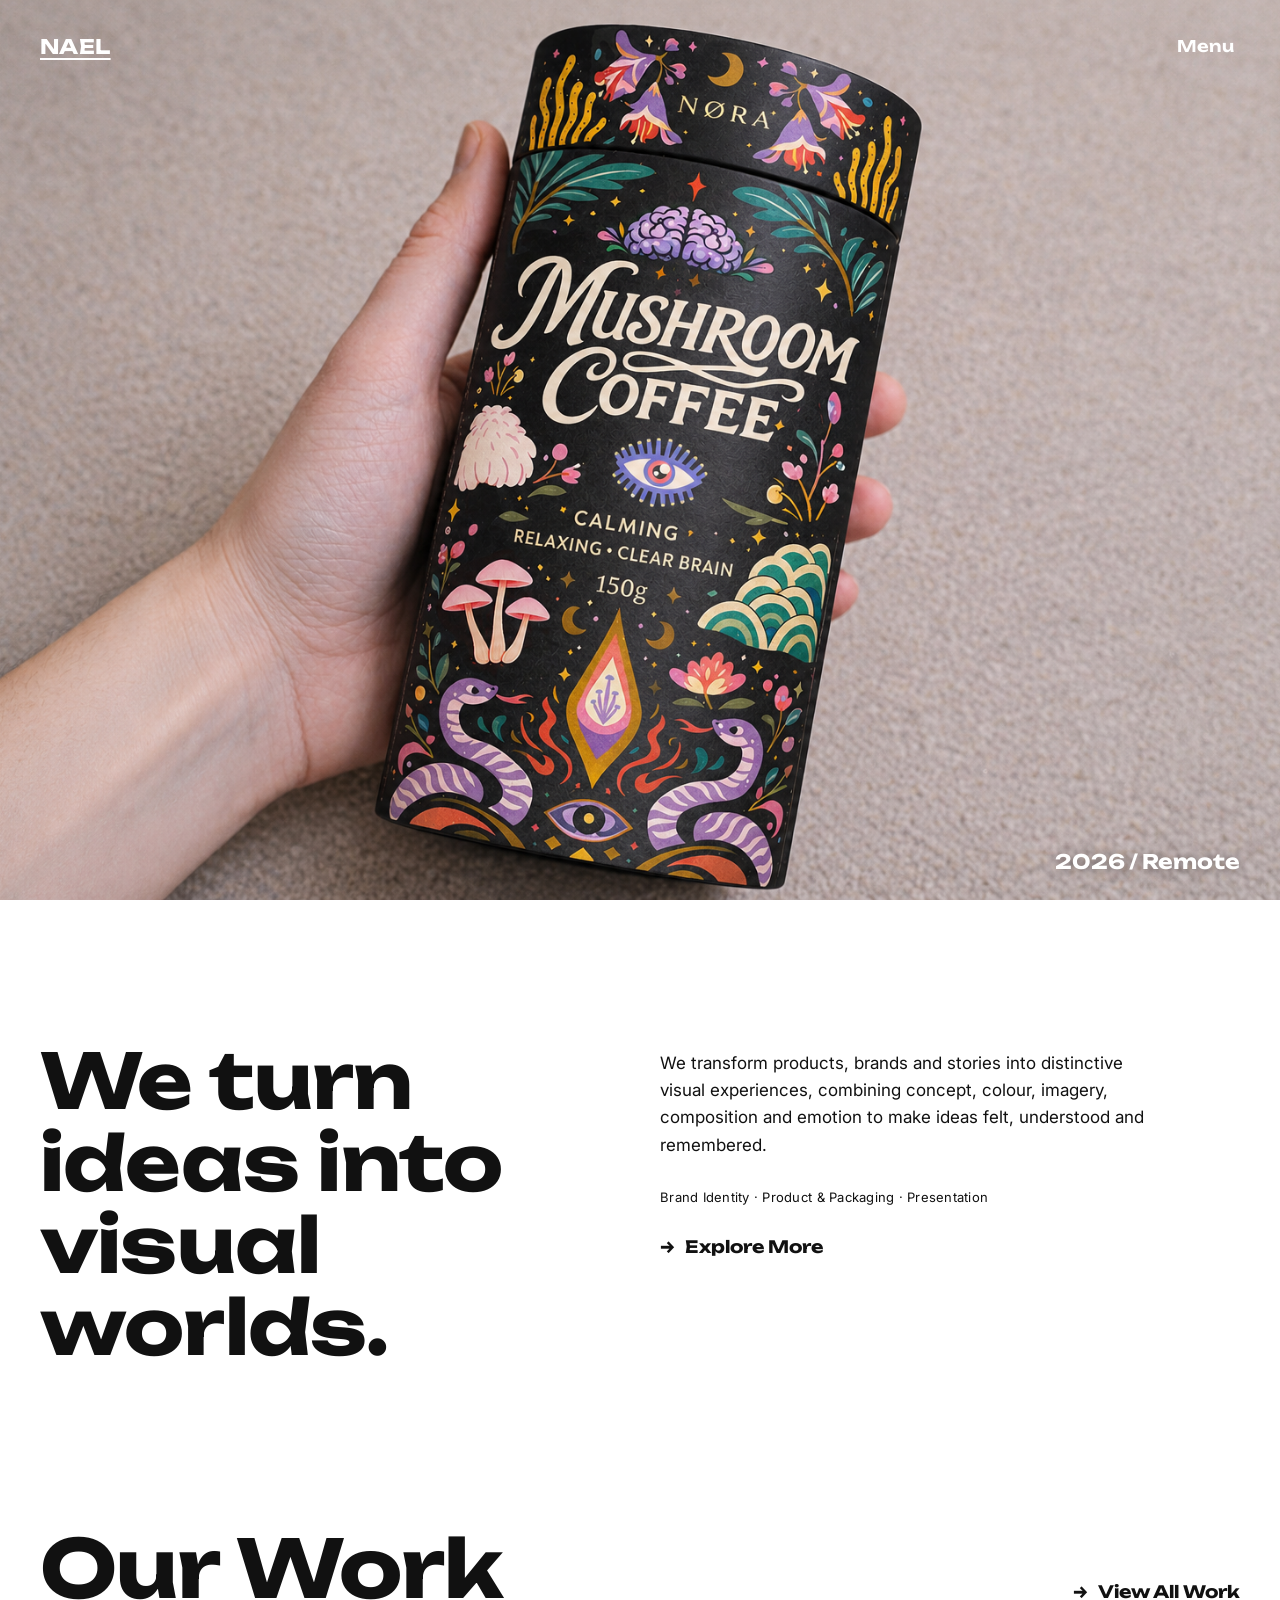
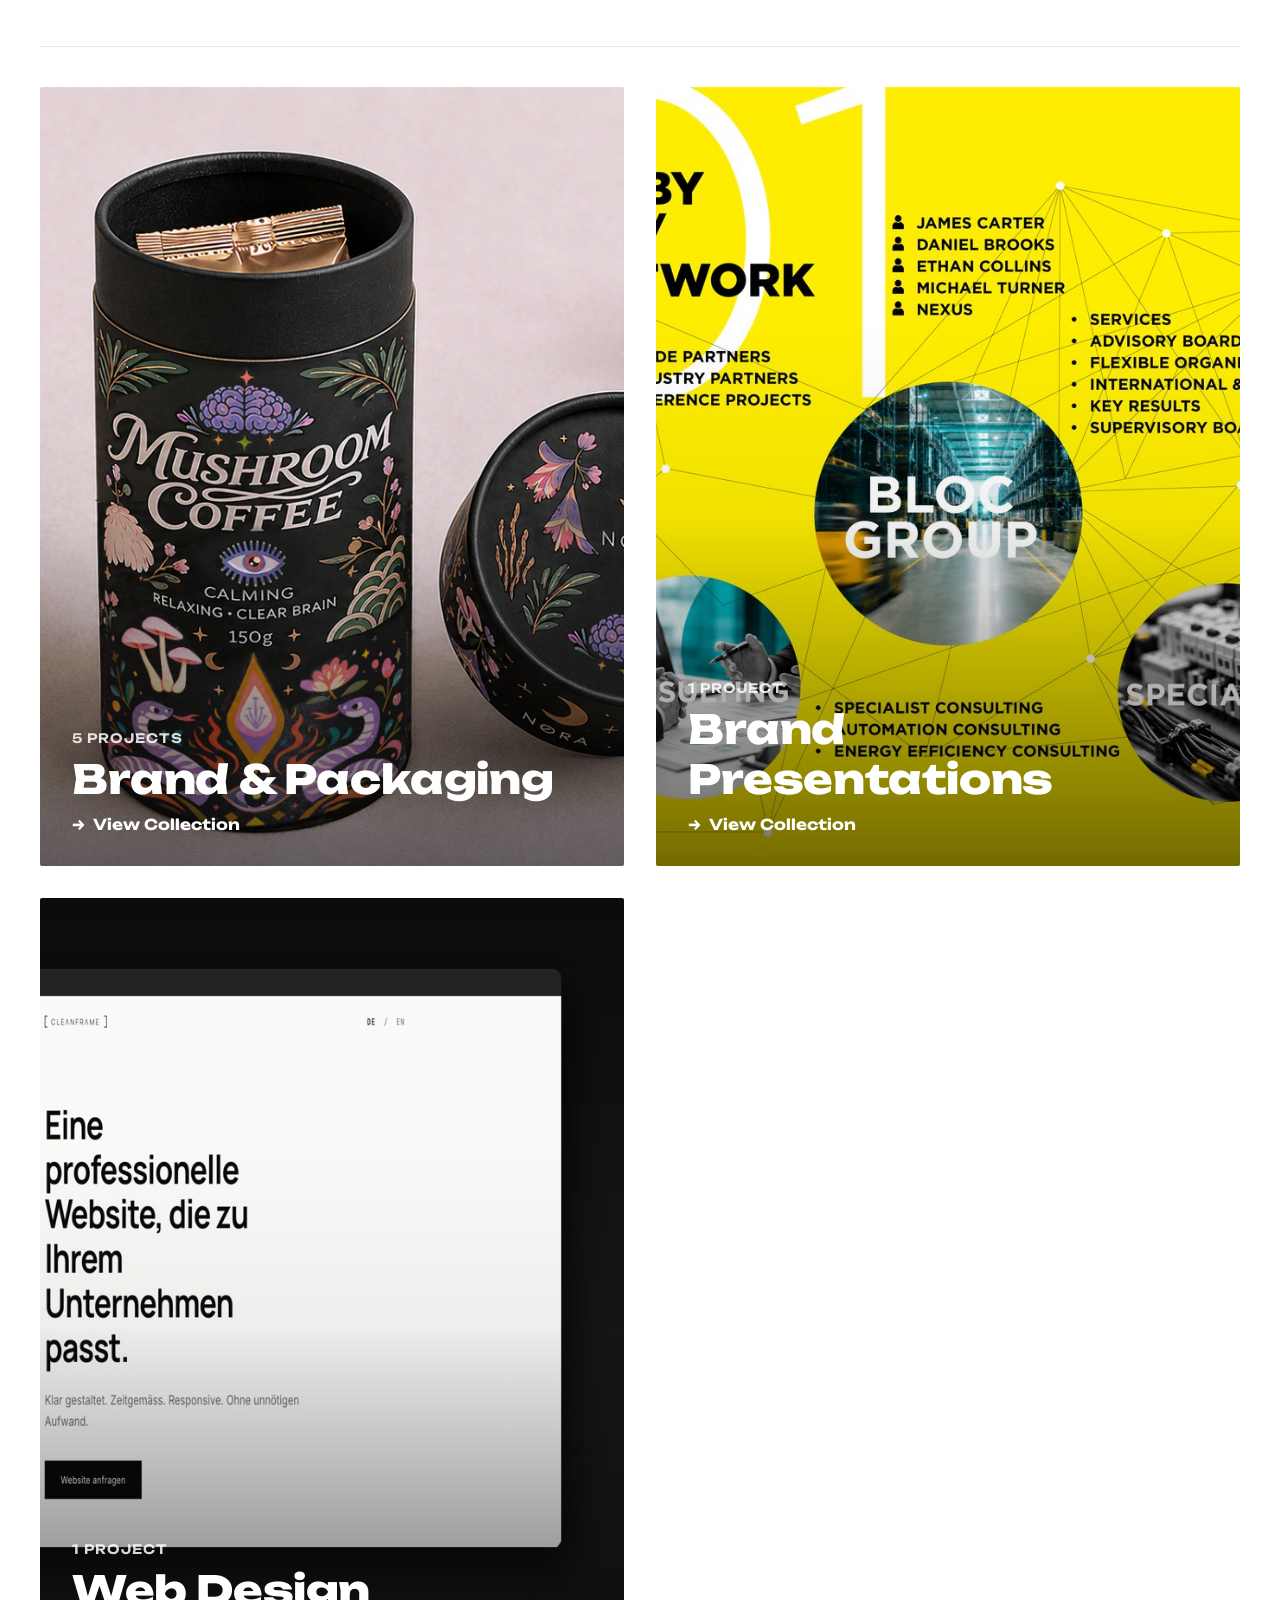
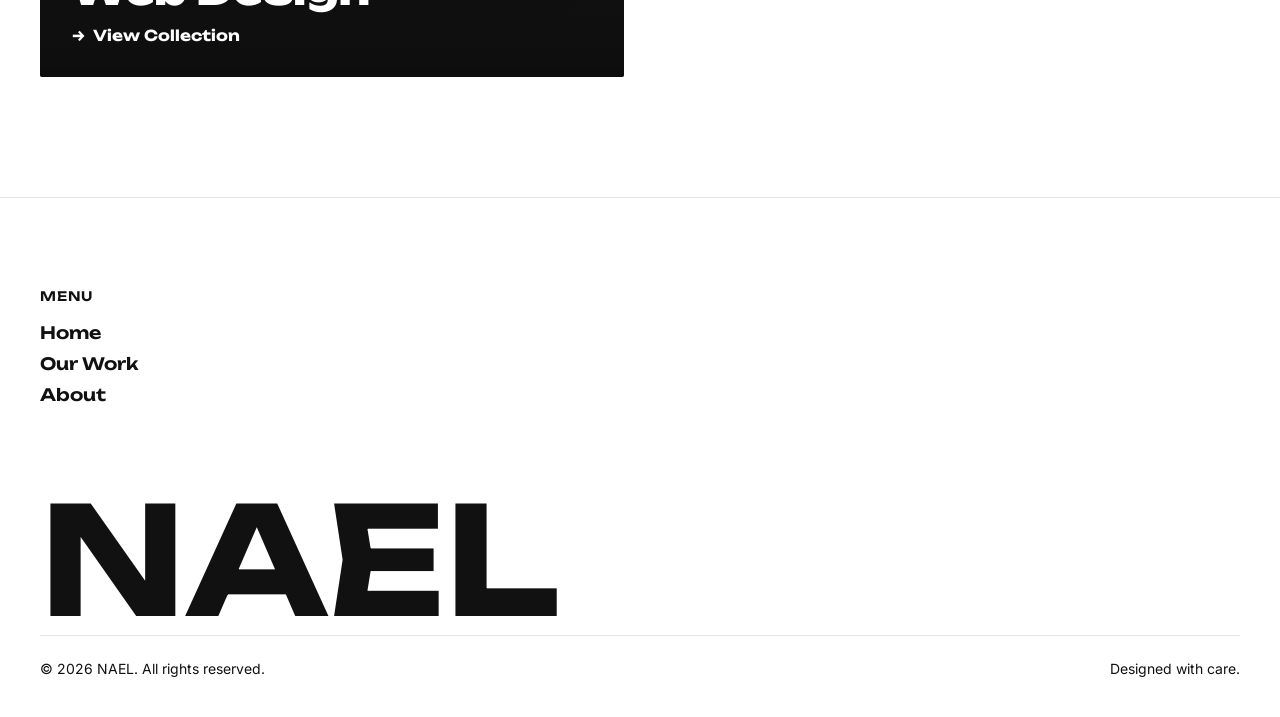
<file: index.html>
<!DOCTYPE html>
<html lang="en">
<head>
  <meta charset="UTF-8" />
  <meta name="viewport" content="width=device-width, initial-scale=1.0" />
  <title>NAEL — Design Portfolio</title>
  <meta name="description" content="Design studio for packaging, corporate design and presentation design." />

  <link rel="preconnect" href="https://fonts.googleapis.com">
  <link rel="preconnect" href="https://fonts.gstatic.com" crossorigin>
  <link href="https://fonts.googleapis.com/css2?family=Unbounded:wght@600;700;800;900&family=Inter:wght@400;500&display=swap" rel="stylesheet">


  <link rel="icon" type="image/x-icon" href="images/favicon.ico" />
  <link rel="icon" type="image/png" sizes="32x32" href="images/favicon-32.png" />
  <link rel="icon" type="image/png" sizes="16x16" href="images/favicon-16.png" />
  <link rel="apple-touch-icon" href="images/apple-touch-icon.png" />
  <link rel="stylesheet" href="css/style.css" />
</head>
<body>

  <!-- ===================== HEADER ===================== -->
  <header class="site-header">
    <a href="index.html" class="logo">NAEL</a>
    <button class="menu-toggle" data-menu-toggle>Menu</button>
  </header>

  <!-- Full-screen navigation overlay -->
  <nav class="nav-overlay" data-nav-overlay>
    <button class="nav-overlay-close" data-nav-close>Close</button>
    <ul class="nav-links">
      <li><a href="index.html">Home</a></li>
      <li><a href="work.html">Our Work</a></li>
      <li><a href="about.html">About</a></li>
      <li><a href="mailto:hello@nael.agency">Contact</a></li>
    </ul>
  </nav>

  <!-- ===================== HERO ===================== -->
  <section class="hero">
    <img src="images/hero.png" alt="Featured project" />
    <div class="hero-facts">
      <span>2026 / Remote</span>
    </div>
  </section>

  <!-- ===================== STATEMENT ===================== -->
  <section class="statement" id="about">
    <div class="statement-grid reveal">
      <h1 class="statement-headline">
        We turn ideas into visual worlds.
      </h1>
      <div class="statement-side">
        <p>
          We transform products, brands and stories into distinctive
          visual experiences, combining concept, colour, imagery,
          composition and emotion to make ideas felt, understood and
          remembered.
        </p>
        <p class="statement-tags">
          Brand Identity · Product & Packaging · Presentation
        </p>
        <a href="#work" class="explore-link">
          <span class="arrow">→</span> Explore More
        </a>
      </div>
    </div>
  </section>

  <!-- ===================== WORK / PROJECT GRID ===================== -->
  <section class="work" id="work">
    <div class="work-heading-row reveal">
      <h2 class="work-title">Our Work</h2>
      <a href="work.html" class="explore-link"><span class="arrow">→</span> View All Work</a>
    </div>
    <hr class="hairline" />

    <div class="category-grid" style="margin-top: 40px;">
      <a href="work-packaging.html" class="category-tile reveal">
        <img src="images/projects/nora/thumb.jpg" alt="Brand & Packaging" />
        <div class="category-tile-scrim"></div>
        <div class="category-tile-content">
          <div class="category-tile-count">5 Projects</div>
          <div class="category-tile-name">Brand & Packaging</div>
          <div class="category-tile-link"><span class="arrow">→</span> View Collection</div>
        </div>
      </a>

      <a href="work-presentations.html" class="category-tile reveal">
        <img src="images/projects/bloc/thumb.jpg" alt="Brand Presentations" />
        <div class="category-tile-scrim"></div>
        <div class="category-tile-content">
          <div class="category-tile-count">1 Project</div>
          <div class="category-tile-name">Brand Presentations</div>
          <div class="category-tile-link"><span class="arrow">→</span> View Collection</div>
        </div>
      </a>

      <a href="work-webdesign.html" class="category-tile reveal">
        <img src="images/projects/cleanframe/thumb.jpg" alt="Web Design" />
        <div class="category-tile-scrim"></div>
        <div class="category-tile-content">
          <div class="category-tile-count">1 Project</div>
          <div class="category-tile-name">Web Design</div>
          <div class="category-tile-link"><span class="arrow">→</span> View Collection</div>
        </div>
      </a>
    </div>
  </section>

  <!-- ===================== FOOTER ===================== -->
  <footer class="site-footer">
    <div class="footer-grid">      <div class="footer-col">
        <h4>Menu</h4>
        <a href="index.html">Home</a>
        <a href="work.html">Our Work</a>
        <a href="about.html">About</a>
      </div>
      <!-- Socials-Bereich vorerst versteckt, bei Bedarf einfach den Kommentar entfernen
      <div class="footer-col">
        <h4>Socials</h4>
        <a href="#" target="_blank" rel="noopener">Instagram</a>
        <a href="#" target="_blank" rel="noopener">LinkedIn</a>
      </div>
      -->
    </div>

    <p class="footer-wordmark">NAEL</p>

    <div class="footer-bottom">
      <span>© 2026 NAEL. All rights reserved.</span>
      <span>Designed with care.</span>
    </div>
  </footer>

  <script src="js/script.js"></script>
</body>
</html>
</file>
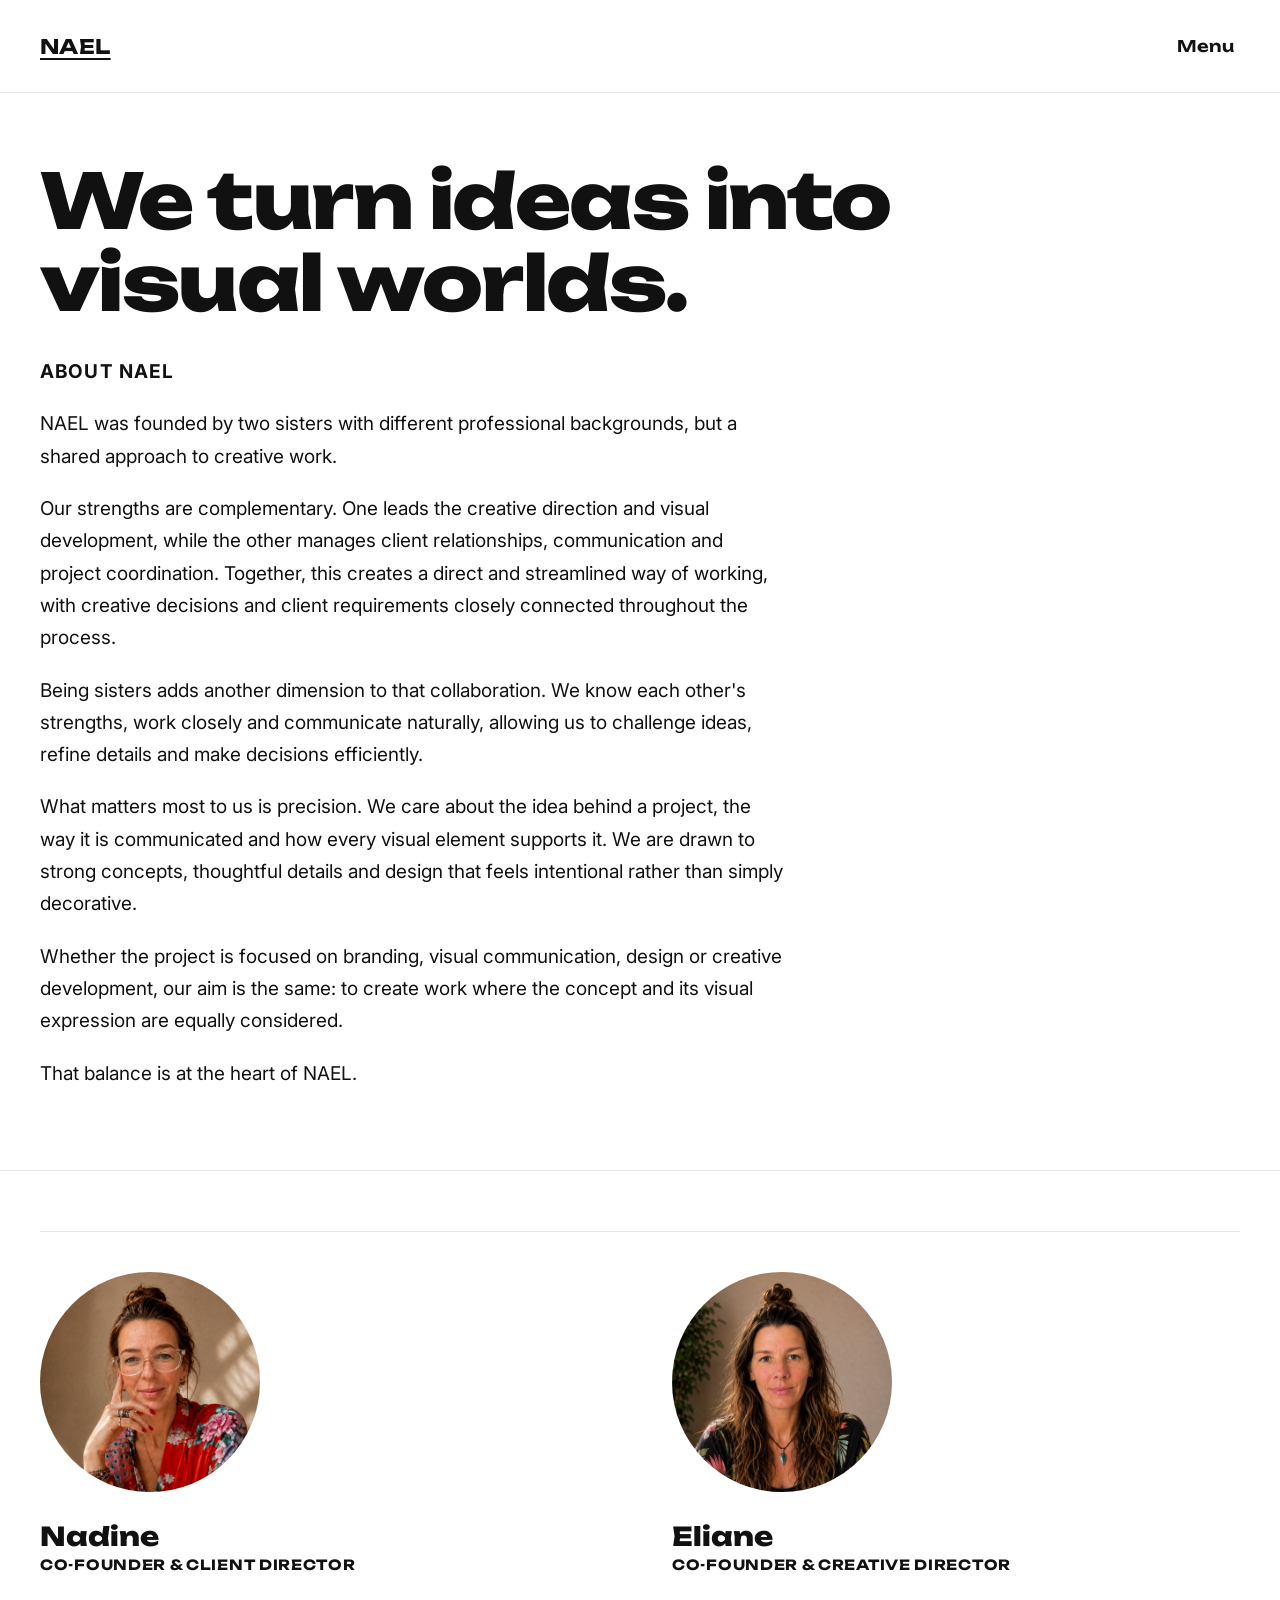
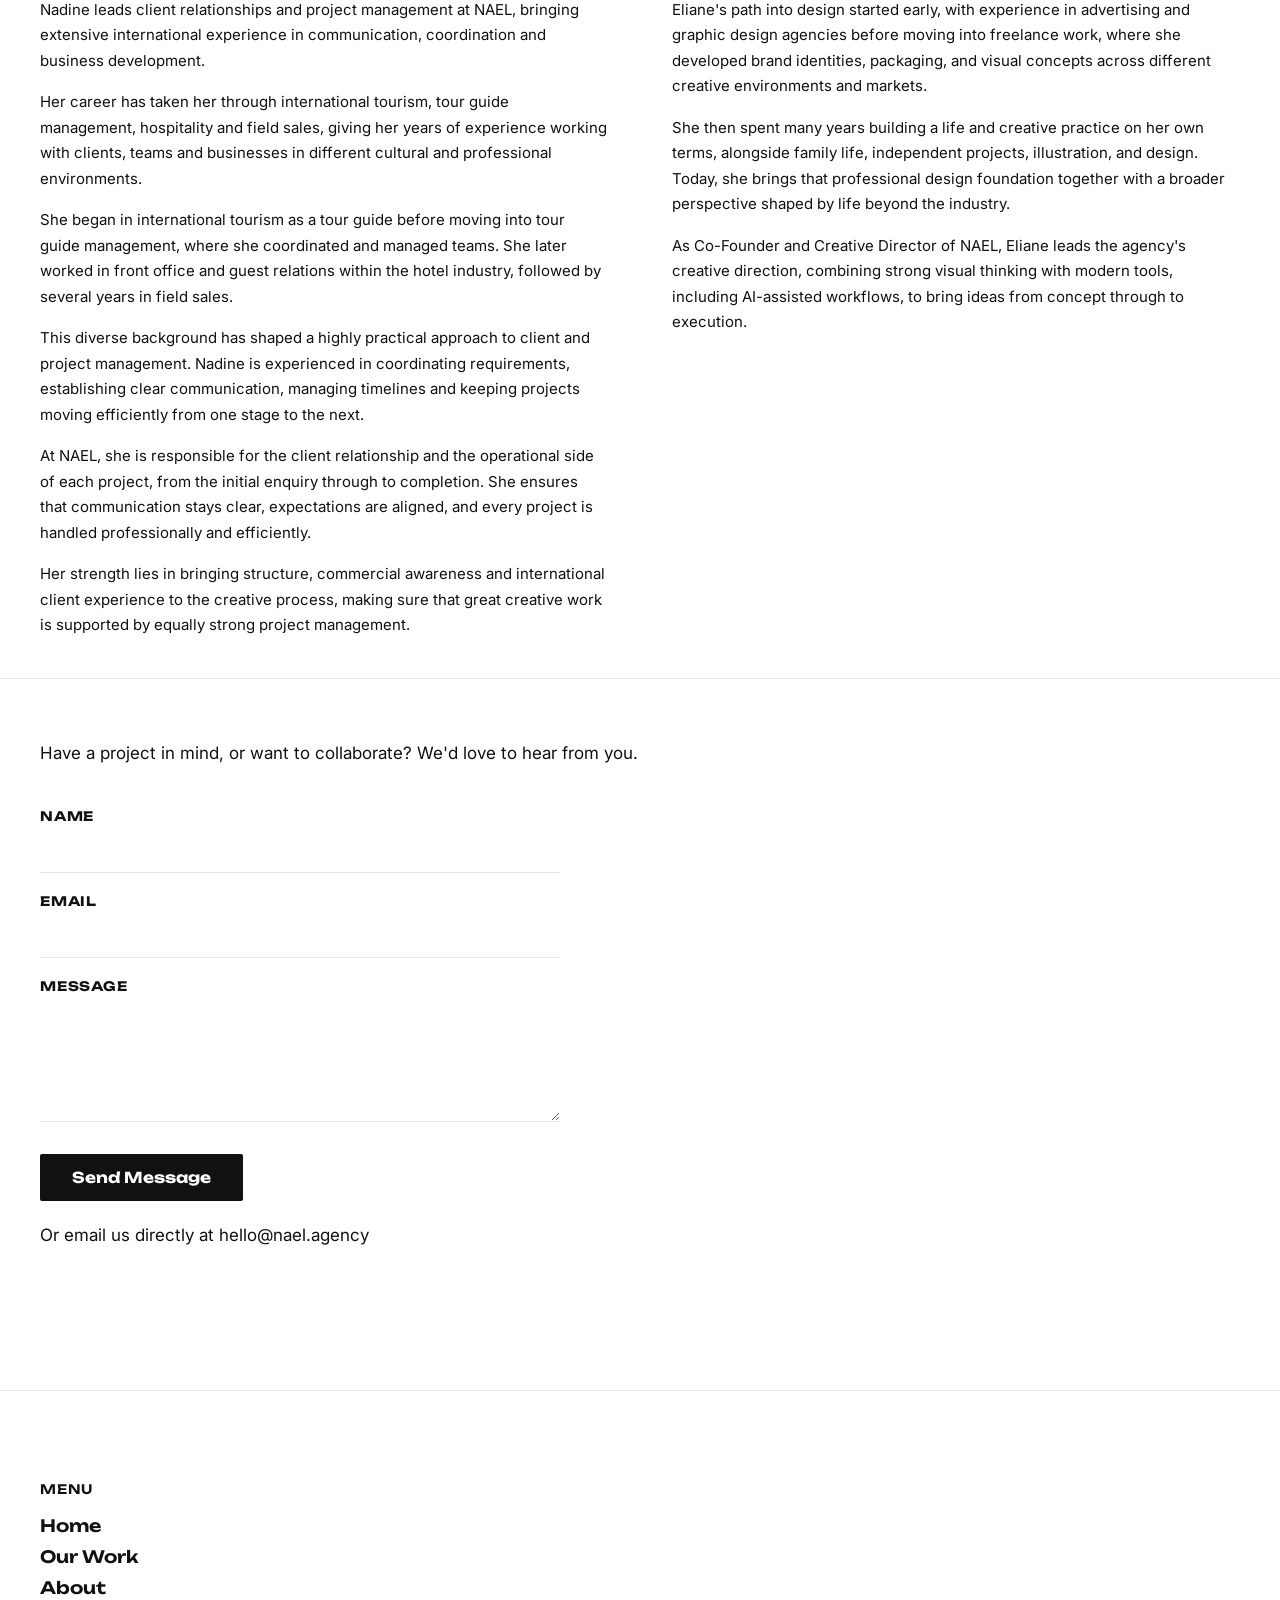
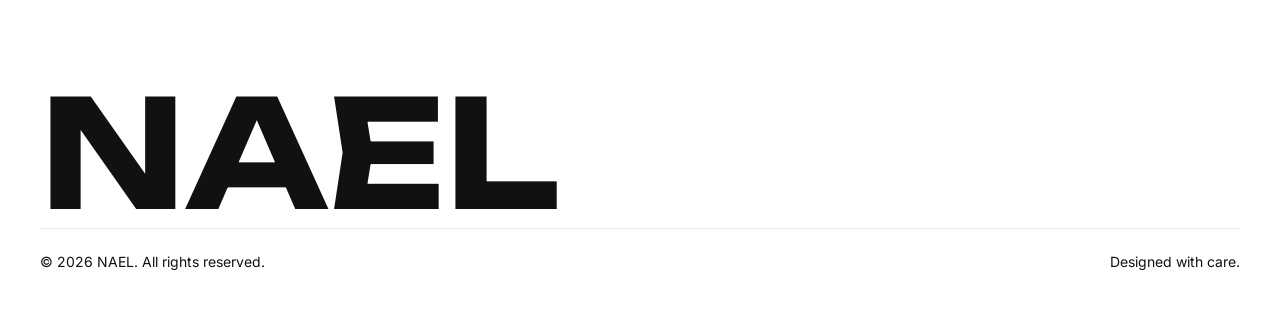
<file: about.html>
<!DOCTYPE html>
<html lang="en">
<head>
  <meta charset="UTF-8" />
  <meta name="viewport" content="width=device-width, initial-scale=1.0" />
  <title>About — NAEL</title>
  <meta name="description" content="About NAEL — a design studio for packaging, brand identity, and presentation design." />

  <link rel="preconnect" href="https://fonts.googleapis.com">
  <link rel="preconnect" href="https://fonts.gstatic.com" crossorigin>
  <link href="https://fonts.googleapis.com/css2?family=Unbounded:wght@600;700;800;900&family=Inter:wght@400;500&display=swap" rel="stylesheet">


  <link rel="icon" type="image/x-icon" href="images/favicon.ico" />
  <link rel="icon" type="image/png" sizes="32x32" href="images/favicon-32.png" />
  <link rel="icon" type="image/png" sizes="16x16" href="images/favicon-16.png" />
  <link rel="apple-touch-icon" href="images/apple-touch-icon.png" />
  <link rel="stylesheet" href="css/style.css" />
</head>
<body>

  <!-- ===================== HEADER ===================== -->
  <header class="site-header">
    <a href="index.html" class="logo">NAEL</a>
    <button class="menu-toggle" data-menu-toggle>Menu</button>
  </header>

  <nav class="nav-overlay" data-nav-overlay>
    <button class="nav-overlay-close" data-nav-close>Close</button>
    <ul class="nav-links">
      <li><a href="index.html">Home</a></li>
      <li><a href="work.html">Our Work</a></li>
      <li><a href="about.html">About</a></li>
      <li><a href="mailto:hello@nael.agency">Contact</a></li>
    </ul>
  </nav>

  <!-- ===================== ABOUT HERO ===================== -->
  <section class="about-hero reveal">
    <h1>We turn ideas into visual worlds.</h1>
    <p class="section-label">About NAEL</p>
    <p>
      NAEL was founded by two sisters with different professional
      backgrounds, but a shared approach to creative work.
    </p>
    <p>
      Our strengths are complementary. One leads the creative
      direction and visual development, while the other manages
      client relationships, communication and project coordination.
      Together, this creates a direct and streamlined way of working,
      with creative decisions and client requirements closely
      connected throughout the process.
    </p>
    <p>
      Being sisters adds another dimension to that collaboration. We
      know each other's strengths, work closely and communicate
      naturally, allowing us to challenge ideas, refine details and
      make decisions efficiently.
    </p>
    <p>
      What matters most to us is precision. We care about the idea
      behind a project, the way it is communicated and how every
      visual element supports it. We are drawn to strong concepts,
      thoughtful details and design that feels intentional rather
      than simply decorative.
    </p>
    <p>
      Whether the project is focused on branding, visual
      communication, design or creative development, our aim is the
      same: to create work where the concept and its visual
      expression are equally considered.
    </p>
    <p>
      That balance is at the heart of NAEL.
    </p>
  </section>

  <!-- ===================== TEAM ===================== -->
  <section class="team-section">
    <hr class="hairline" />
    <div class="team-grid">

      <div class="team-member reveal">
        <div class="team-member-photo">
          <img src="images/team/nadine.jpg" alt="Nadine, Co-Founder & Client Director at NAEL" />
        </div>
        <h3 class="team-member-name">Nadine</h3>
        <p class="team-member-role">Co-Founder &amp; Client Director</p>
        <div class="team-member-bio">
          <p>
            Nadine leads client relationships and project management
            at NAEL, bringing extensive international experience in
            communication, coordination and business development.
          </p>
          <p>
            Her career has taken her through international tourism,
            tour guide management, hospitality and field sales,
            giving her years of experience working with clients,
            teams and businesses in different cultural and
            professional environments.
          </p>
          <p>
            She began in international tourism as a tour guide before
            moving into tour guide management, where she coordinated
            and managed teams. She later worked in front office and
            guest relations within the hotel industry, followed by
            several years in field sales.
          </p>
          <p>
            This diverse background has shaped a highly practical
            approach to client and project management. Nadine is
            experienced in coordinating requirements, establishing
            clear communication, managing timelines and keeping
            projects moving efficiently from one stage to the next.
          </p>
          <p>
            At NAEL, she is responsible for the client relationship
            and the operational side of each project, from the
            initial enquiry through to completion. She ensures that
            communication stays clear, expectations are aligned, and
            every project is handled professionally and efficiently.
          </p>
          <p>
            Her strength lies in bringing structure, commercial
            awareness and international client experience to the
            creative process, making sure that great creative work is
            supported by equally strong project management.
          </p>
        </div>
      </div>

      <div class="team-member reveal">
        <div class="team-member-photo">
          <img src="images/team/eliane.jpg" alt="Eliane, Co-Founder & Creative Director at NAEL" />
        </div>
        <h3 class="team-member-name">Eliane</h3>
        <p class="team-member-role">Co-Founder &amp; Creative Director</p>
        <div class="team-member-bio">
          <p>
            Eliane's path into design started early, with experience
            in advertising and graphic design agencies before moving
            into freelance work, where she developed brand
            identities, packaging, and visual concepts across
            different creative environments and markets.
          </p>
          <p>
            She then spent many years building a life and creative
            practice on her own terms, alongside family life,
            independent projects, illustration, and design. Today,
            she brings that professional design foundation together
            with a broader perspective shaped by life beyond the
            industry.
          </p>
          <p>
            As Co-Founder and Creative Director of NAEL, Eliane leads
            the agency's creative direction, combining strong visual
            thinking with modern tools, including AI-assisted
            workflows, to bring ideas from concept through to
            execution.
          </p>
        </div>
      </div>

    </div>
  </section>

  <!-- ===================== CTA ===================== -->
  <section class="about-cta reveal">
    <p>
      Have a project in mind, or want to collaborate? We'd love to
      hear from you.
    </p>

    <form
      class="contact-form"
      id="contact-form"
      action="https://formspree.io/f/xjybqbll"
      method="POST"
    >
      <div>
        <label for="name">Name</label>
        <input type="text" id="name" name="name" required />
      </div>
      <div>
        <label for="email">Email</label>
        <input type="email" id="email" name="email" required />
      </div>
      <div>
        <label for="message">Message</label>
        <textarea id="message" name="message" required></textarea>
      </div>
      <button type="submit">Send Message</button>
      <p class="contact-form-note">
        Or email us directly at
        <a href="mailto:hello@nael.agency">hello@nael.agency</a>
      </p>
    </form>

    <div class="contact-form-success" id="contact-form-success">
      <p>Thank you, your message has been sent. We'll get back to you soon.</p>
    </div>
  </section>

  <script>
    (function () {
      var form = document.getElementById('contact-form');
      var success = document.getElementById('contact-form-success');
      if (!form) return;
      form.addEventListener('submit', function (e) {
        e.preventDefault();
        var data = new FormData(form);
        fetch(form.action, {
          method: 'POST',
          body: data,
          headers: { Accept: 'application/json' },
        })
          .then(function (response) {
            if (response.ok) {
              form.classList.add('is-hidden');
              success.classList.add('is-visible');
            } else {
              alert('Something went wrong. Please try emailing us directly at hello@nael.agency.');
            }
          })
          .catch(function () {
            alert('Something went wrong. Please try emailing us directly at hello@nael.agency.');
          });
      });
    })();
  </script>

  <!-- ===================== FOOTER ===================== -->
  <footer class="site-footer">
    <div class="footer-grid">      <div class="footer-col">
        <h4>Menu</h4>
        <a href="index.html">Home</a>
        <a href="work.html">Our Work</a>
        <a href="about.html">About</a>
      </div>
      <!-- Socials-Bereich vorerst versteckt, bei Bedarf einfach den Kommentar entfernen
      <div class="footer-col">
        <h4>Socials</h4>
        <a href="#" target="_blank" rel="noopener">Instagram</a>
        <a href="#" target="_blank" rel="noopener">LinkedIn</a>
      </div>
      -->
    </div>

    <p class="footer-wordmark">NAEL</p>

    <div class="footer-bottom">
      <span>© 2026 NAEL. All rights reserved.</span>
      <span>Designed with care.</span>
    </div>
  </footer>

  <script src="js/script.js"></script>
</body>
</html>
</file>
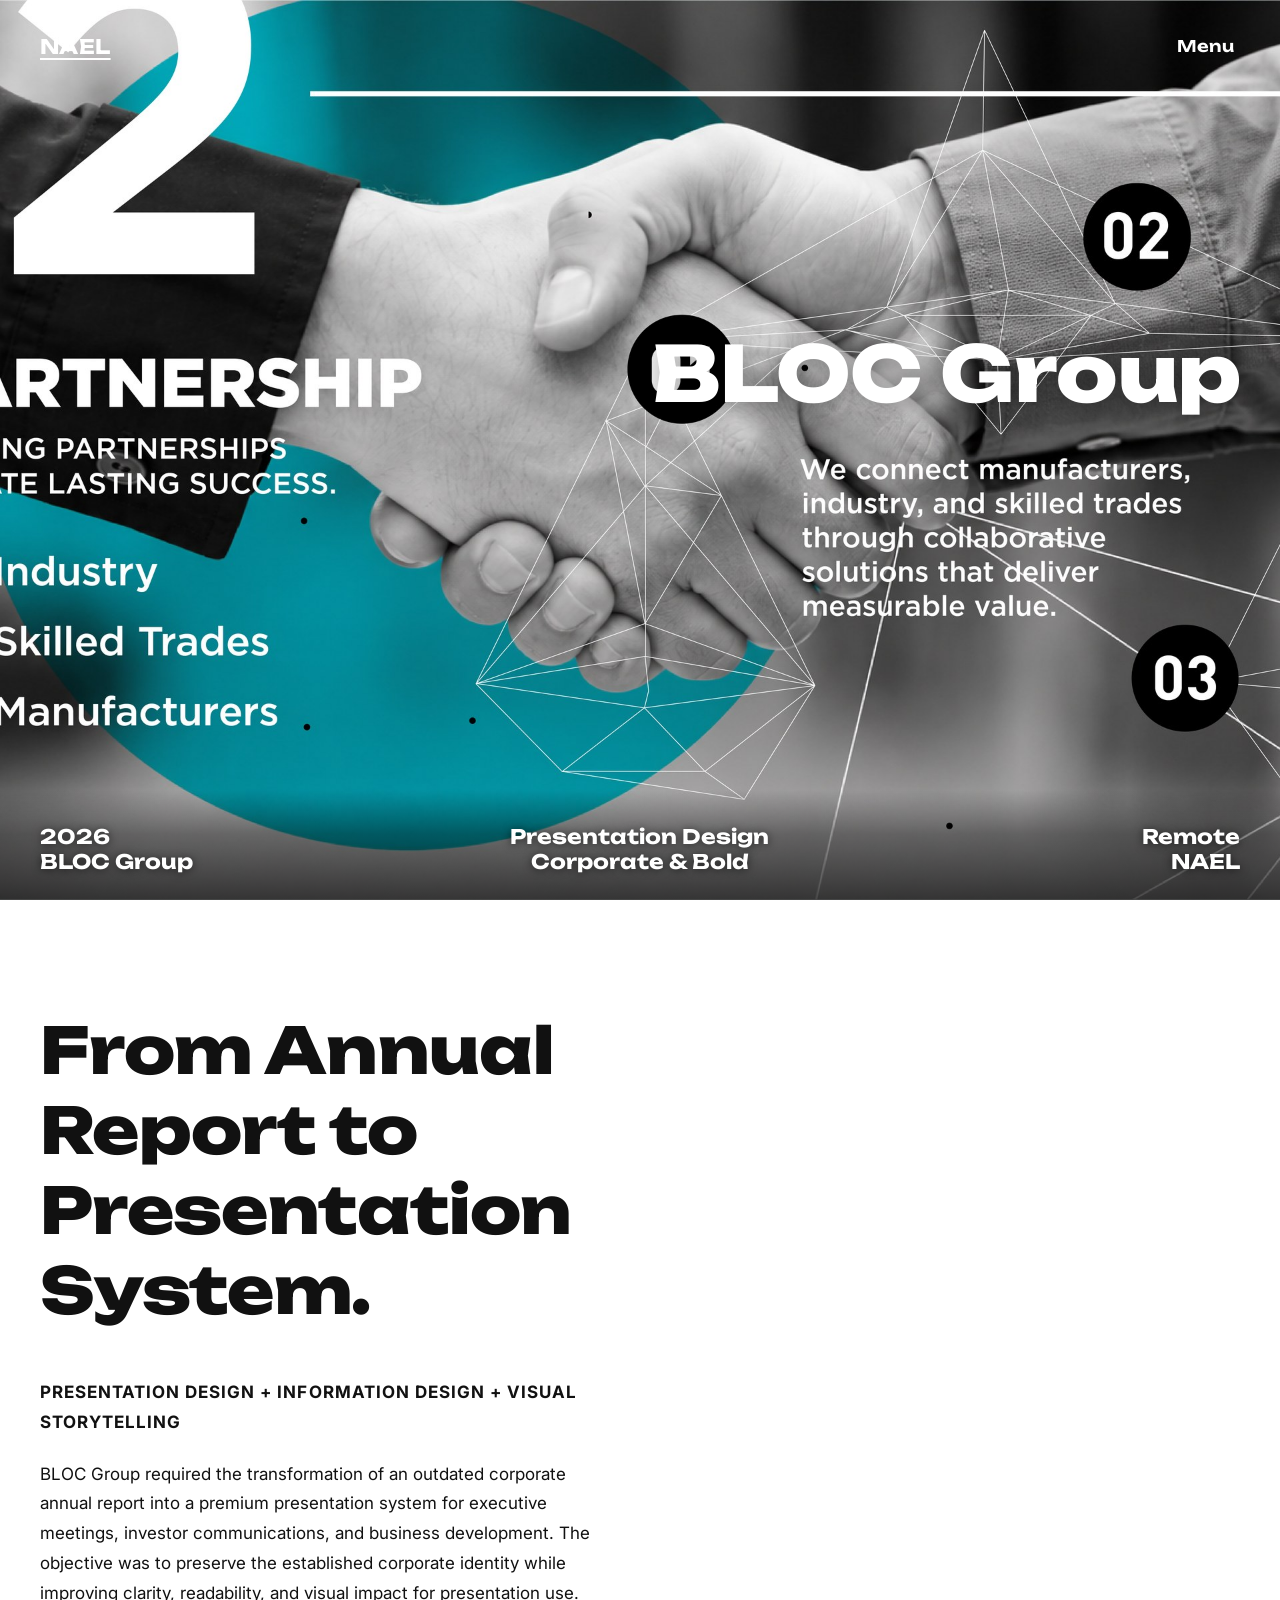
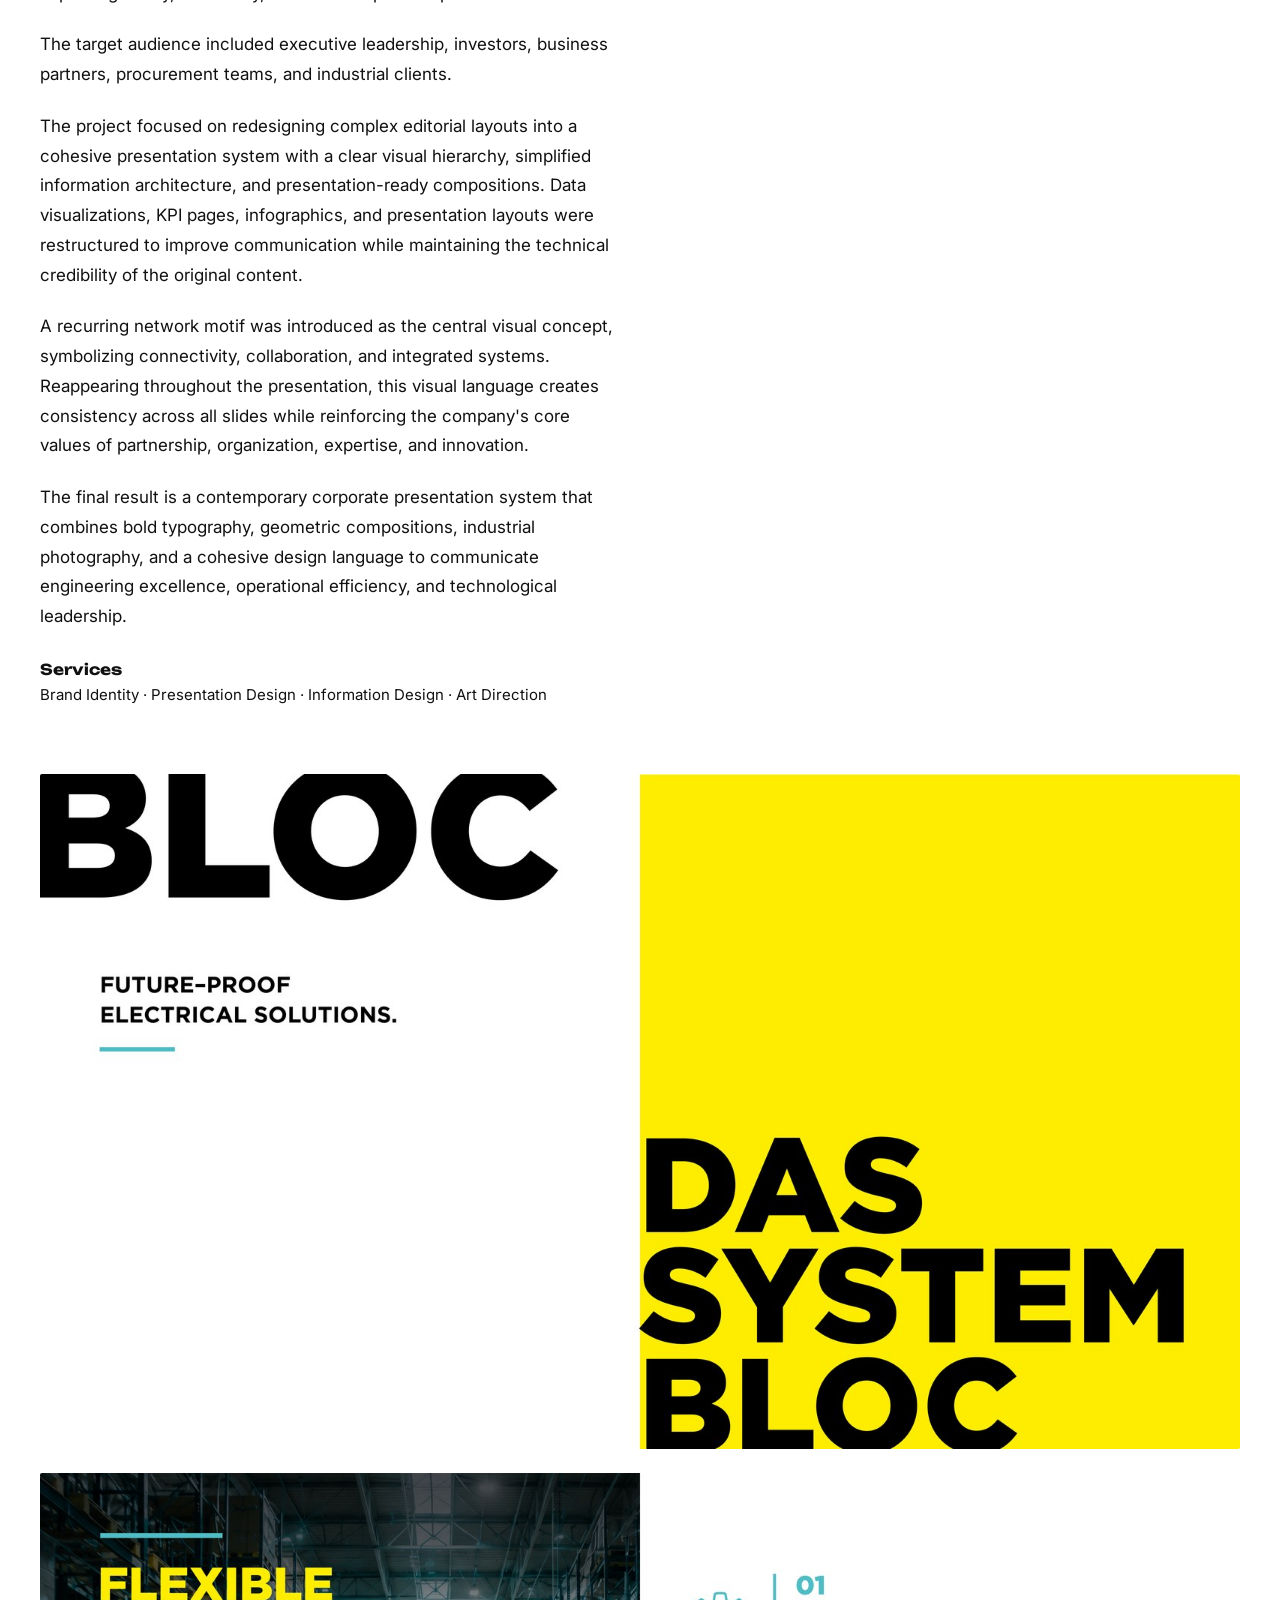
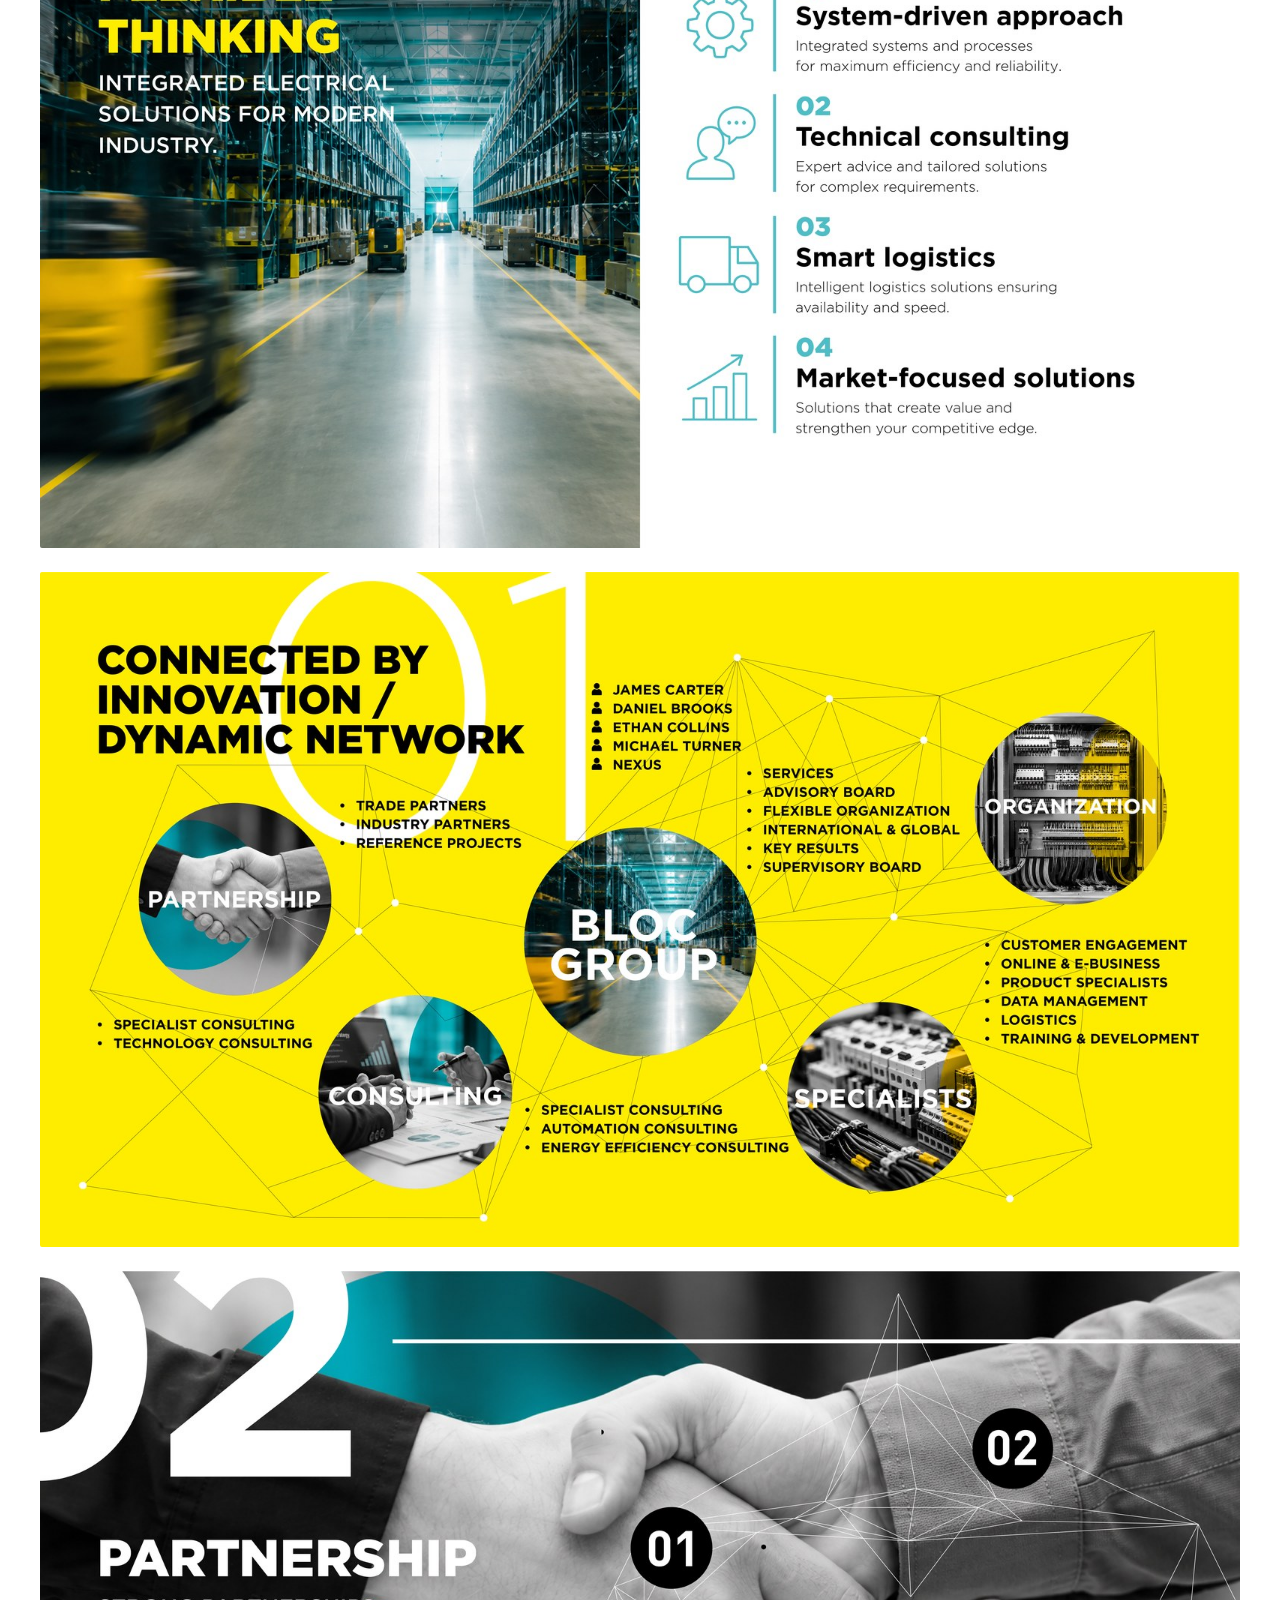
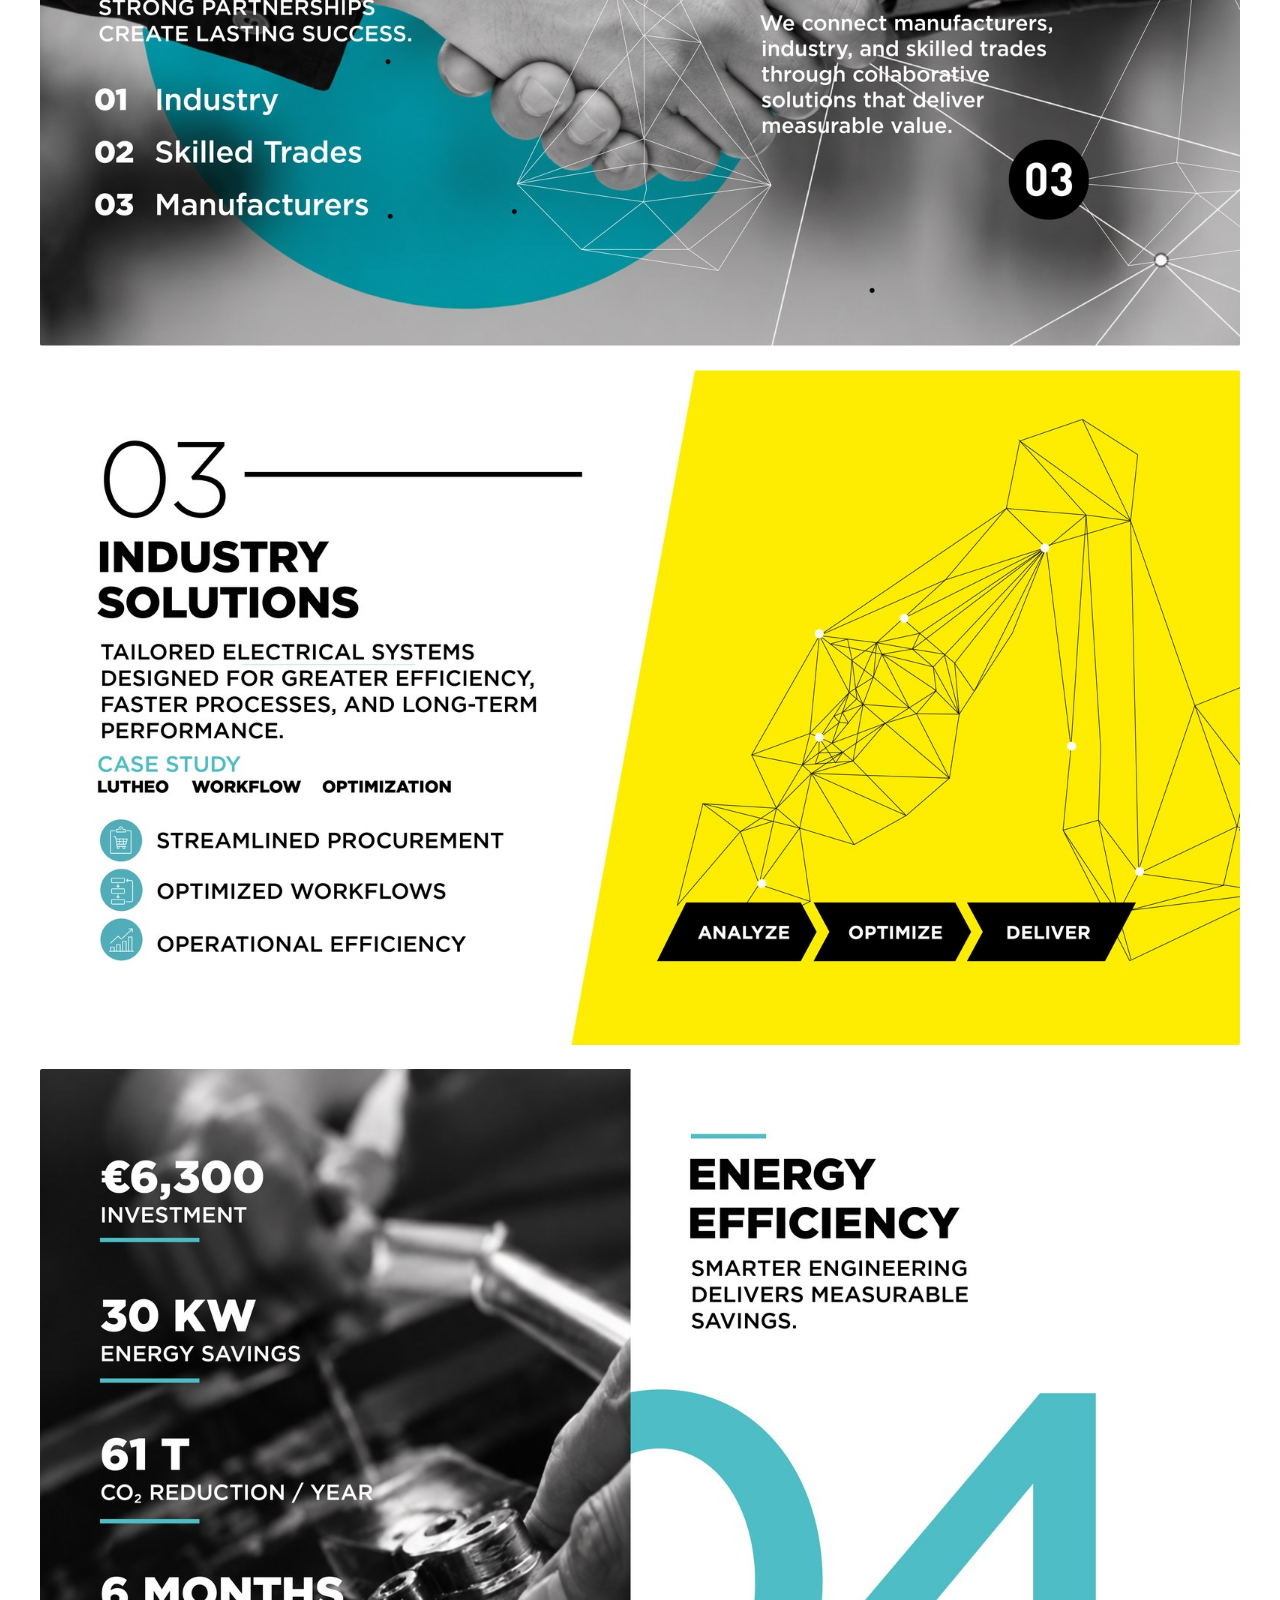
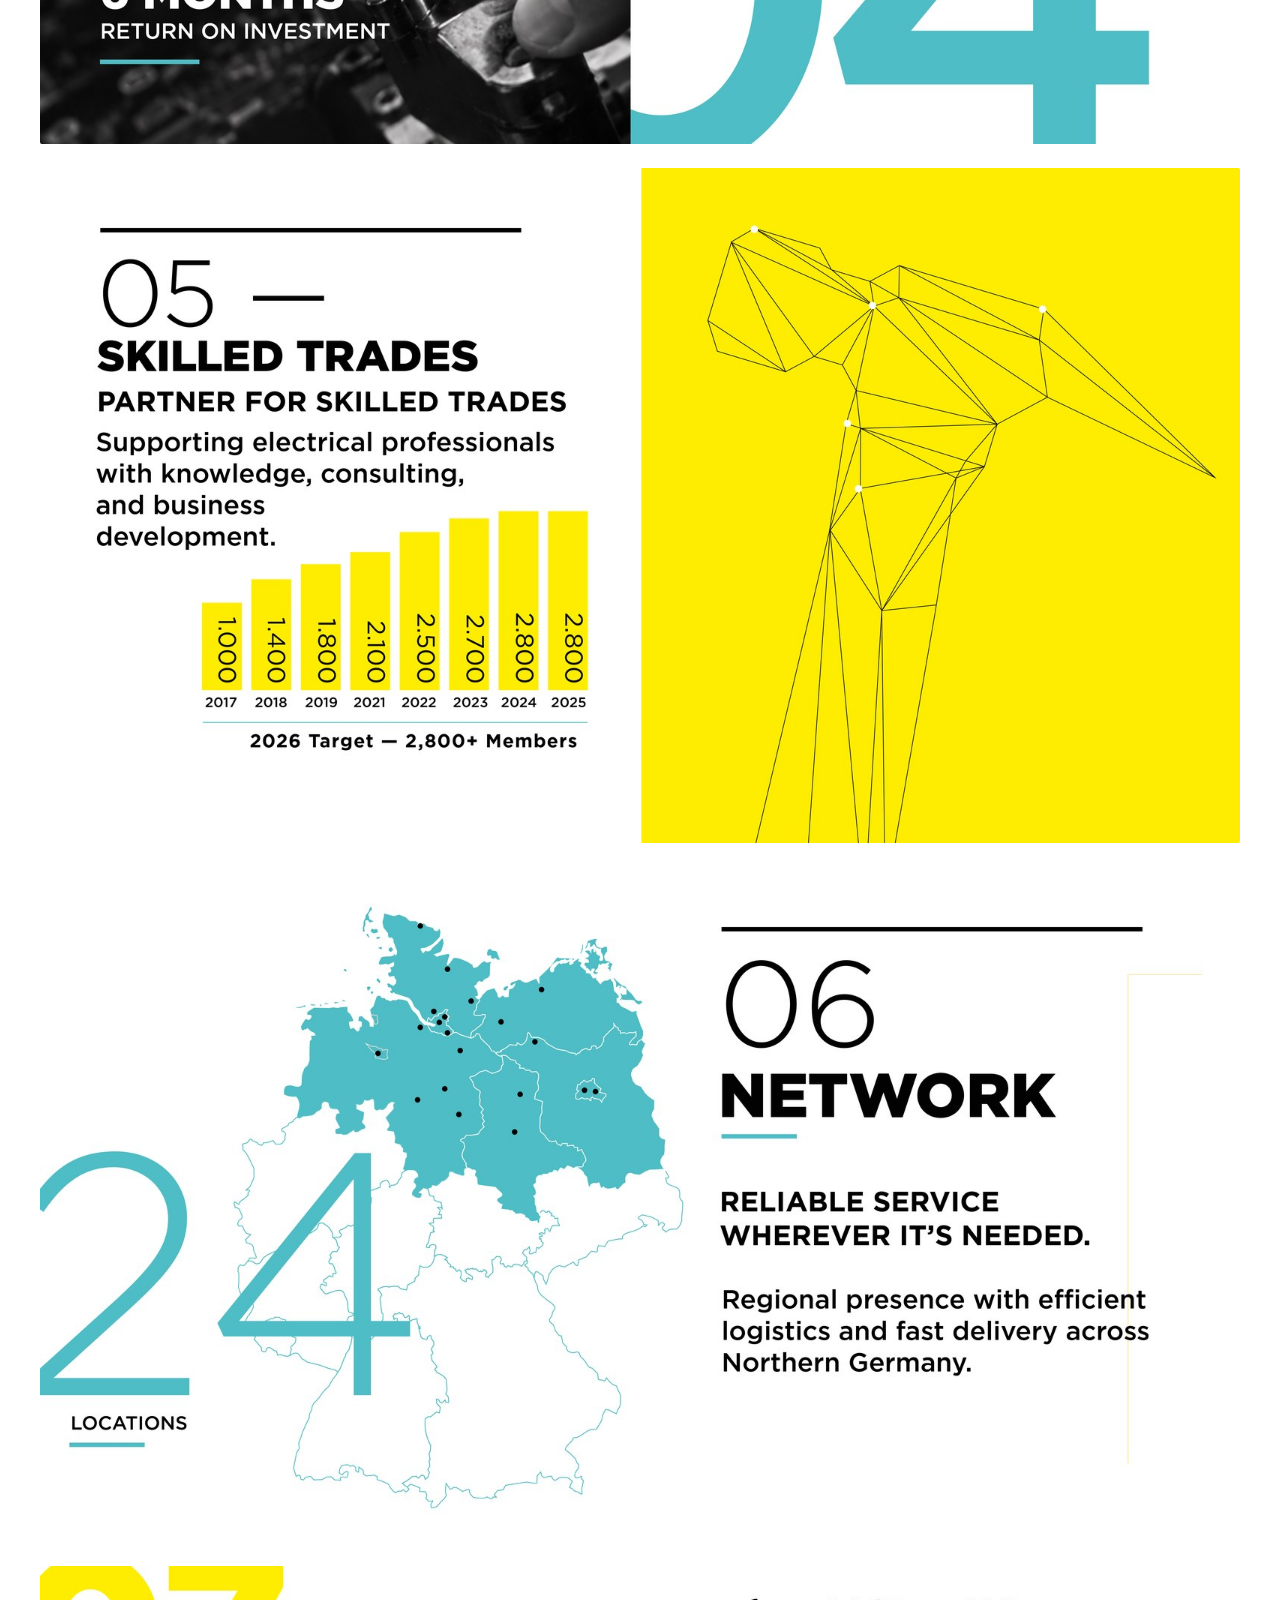
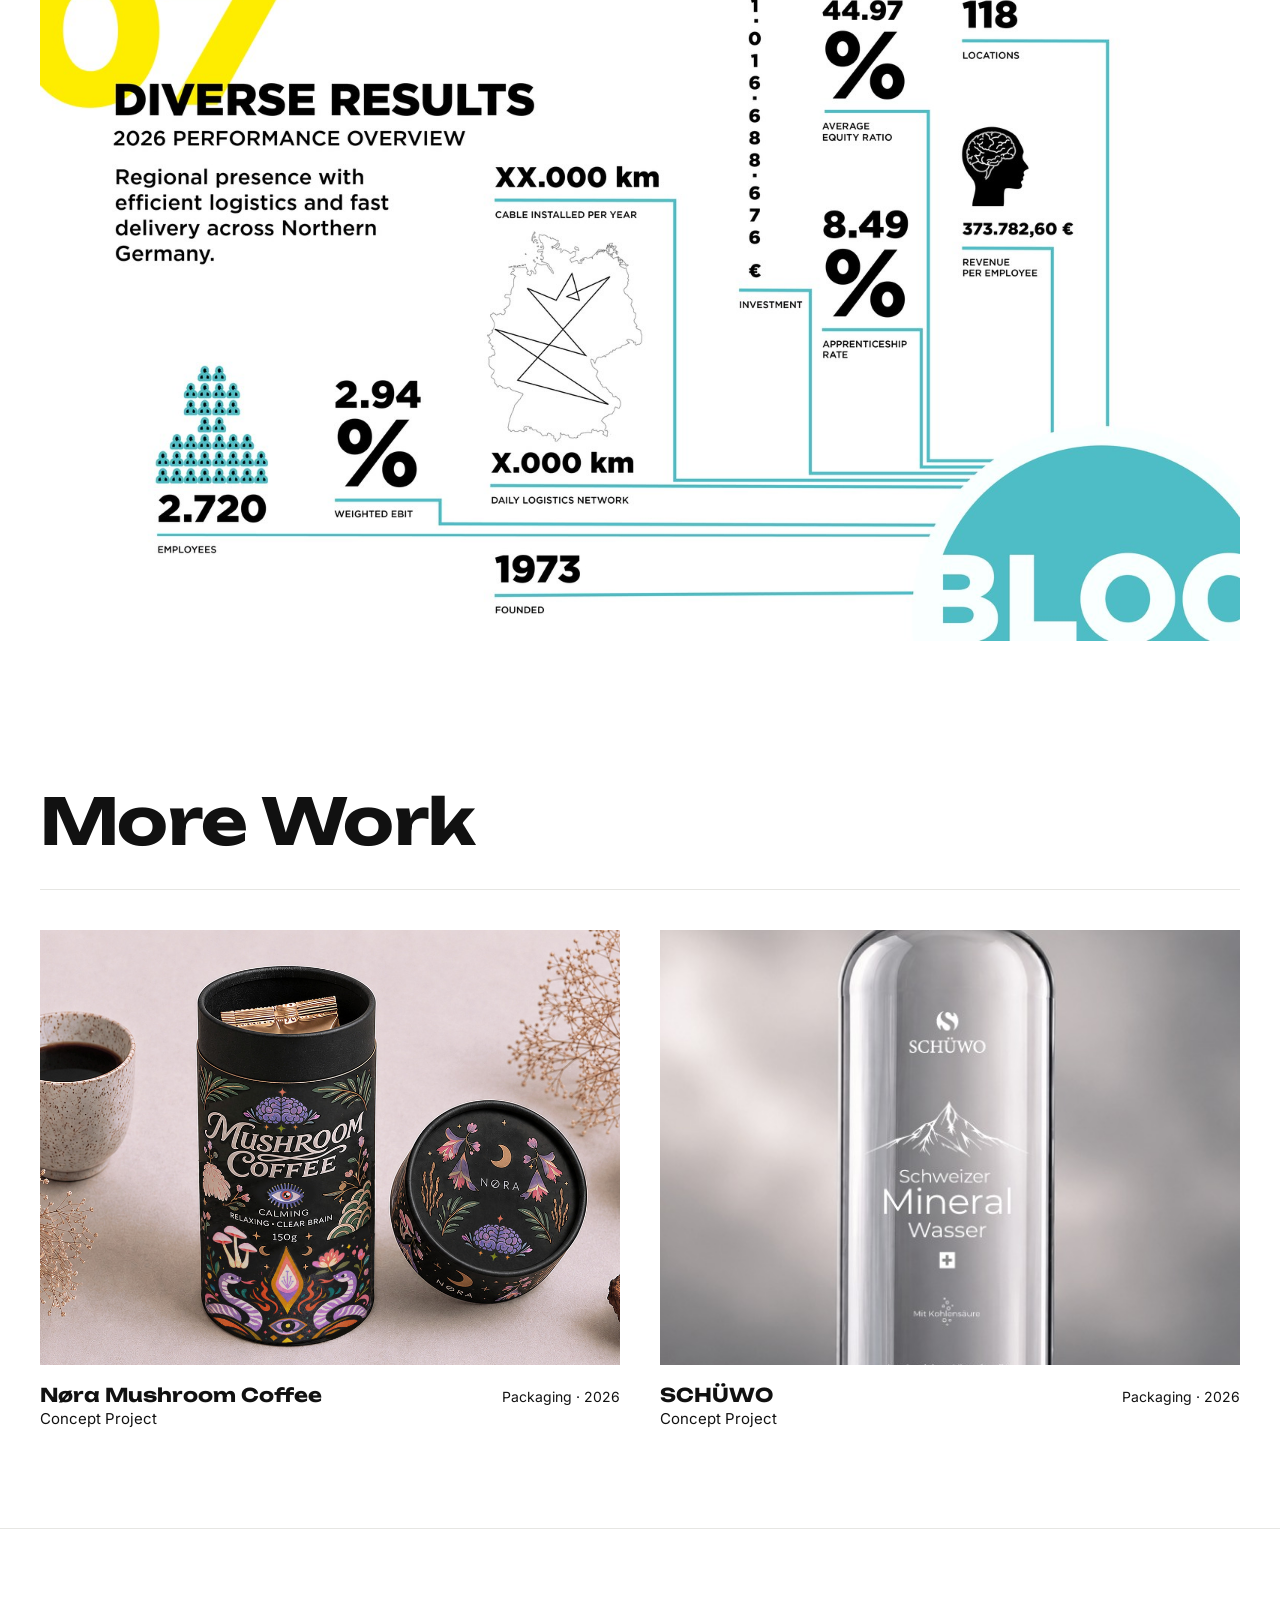
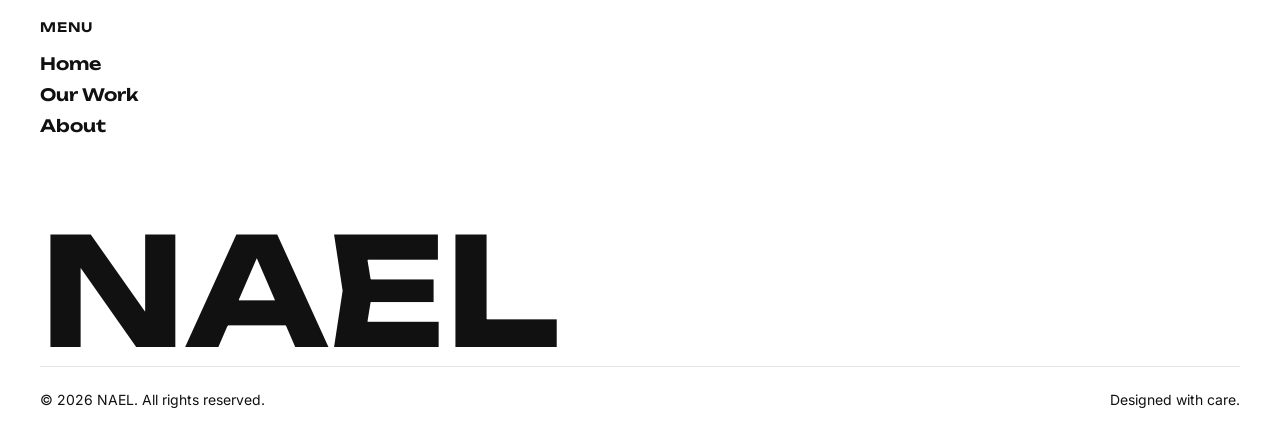
<file: projekt-bloc.html>
<!DOCTYPE html>
<html lang="en">
<head>
  <meta charset="UTF-8" />
  <meta name="viewport" content="width=device-width, initial-scale=1.0" />
  <title>BLOC Group — NAEL</title>
  <meta name="description" content="Corporate presentation system design for BLOC Group." />

  <link rel="preconnect" href="https://fonts.googleapis.com">
  <link rel="preconnect" href="https://fonts.gstatic.com" crossorigin>
  <link href="https://fonts.googleapis.com/css2?family=Unbounded:wght@600;700;800;900&family=Inter:wght@400;500&display=swap" rel="stylesheet">


  <link rel="icon" type="image/x-icon" href="images/favicon.ico" />
  <link rel="icon" type="image/png" sizes="32x32" href="images/favicon-32.png" />
  <link rel="icon" type="image/png" sizes="16x16" href="images/favicon-16.png" />
  <link rel="apple-touch-icon" href="images/apple-touch-icon.png" />
  <link rel="stylesheet" href="css/style.css" />
</head>
<body>

  <!-- ===================== HEADER ===================== -->
  <header class="site-header">
    <a href="index.html" class="logo">NAEL</a>
    <button class="menu-toggle" data-menu-toggle>Menu</button>
  </header>

  <nav class="nav-overlay" data-nav-overlay>
    <button class="nav-overlay-close" data-nav-close>Close</button>
    <ul class="nav-links">
      <li><a href="index.html">Home</a></li>
      <li><a href="work.html">Our Work</a></li>
      <li><a href="about.html">About</a></li>
      <li><a href="mailto:hello@nael.agency">Contact</a></li>
    </ul>
  </nav>

  <!-- ===================== PROJECT HEADER IMAGE WITH TEXT OVERLAY ===================== -->
  <section class="project-header">
    <img src="images/projects/bloc/header.jpg" alt="BLOC Group presentation: partnership slide header image" />
    <h1 class="project-header-title">BLOC Group</h1>
    <div class="project-header-meta">
      <div>
        <strong>2026</strong>
        <span>BLOC Group</span>
      </div>
      <div>
        <strong>Presentation Design</strong>
        <span>Corporate & Bold</span>
      </div>
      <div>
        <strong>Remote</strong>
        <span>NAEL</span>
      </div>
    </div>
  </section>

  <!-- ===================== HEADLINE + COPY + SERVICES ===================== -->
  <section class="project-copy reveal">
    <div class="project-copy-grid">
      <h2>From Annual Report to Presentation System.</h2>
      <div class="project-copy-body">
        <p class="section-label">Presentation Design + Information Design + Visual Storytelling</p>
        <p>
          BLOC Group required the transformation of an outdated
          corporate annual report into a premium presentation system
          for executive meetings, investor communications, and
          business development. The objective was to preserve the
          established corporate identity while improving clarity,
          readability, and visual impact for presentation use.
        </p>
        <p>
          The target audience included executive leadership,
          investors, business partners, procurement teams, and
          industrial clients.
        </p>
        <p>
          The project focused on redesigning complex editorial
          layouts into a cohesive presentation system with a clear
          visual hierarchy, simplified information architecture, and
          presentation-ready compositions. Data visualizations, KPI
          pages, infographics, and presentation layouts were
          restructured to improve communication while maintaining the
          technical credibility of the original content.
        </p>
        <p>
          A recurring network motif was introduced as the central
          visual concept, symbolizing connectivity, collaboration,
          and integrated systems. Reappearing throughout the
          presentation, this visual language creates consistency
          across all slides while reinforcing the company's core
          values of partnership, organization, expertise, and
          innovation.
        </p>
        <p>
          The final result is a contemporary corporate presentation
          system that combines bold typography, geometric
          compositions, industrial photography, and a cohesive design
          language to communicate engineering excellence, operational
          efficiency, and technological leadership.
        </p>
        <div class="project-copy-services">
          <strong>Services</strong>
          Brand Identity · Presentation Design · Information Design · Art Direction
        </div>
      </div>
    </div>
  </section>

  <!-- ===================== IMAGE GALLERY ===================== -->
  <section class="project-body">
    <img src="images/projects/bloc/seq-1.jpg" alt="BLOC Group presentation: title slide" class="reveal no-crop" />
    <img src="images/projects/bloc/seq-2.jpg" alt="BLOC Group presentation: flexible thinking slide" class="reveal no-crop" />
    <img src="images/projects/bloc/seq-3.jpg" alt="BLOC Group presentation: 01 connected by innovation" class="reveal no-crop" />
    <img src="images/projects/bloc/seq-4.jpg" alt="BLOC Group presentation: 02 partnership" class="reveal no-crop" />
    <img src="images/projects/bloc/seq-5.jpg" alt="BLOC Group presentation: 03 industry solutions" class="reveal no-crop" />
    <img src="images/projects/bloc/seq-6.jpg" alt="BLOC Group presentation: 04 energy efficiency" class="reveal no-crop" />
    <img src="images/projects/bloc/seq-7.jpg" alt="BLOC Group presentation: 05 skilled trades" class="reveal no-crop" />
    <img src="images/projects/bloc/seq-8.jpg" alt="BLOC Group presentation: 06 network" class="reveal no-crop" />
    <img src="images/projects/bloc/seq-9.jpg" alt="BLOC Group presentation: 07 diverse results, closing slide" class="reveal no-crop" />
  </section>

  <!-- ===================== MORE WORK ===================== -->
  <section class="more-work">
    <h2 class="more-work-title reveal">More Work</h2>
    <hr class="hairline" />
    <div class="project-grid" style="margin-top: 40px;">
      <a href="projekt-nora.html" class="project-card reveal">
        <div class="project-thumb">
          <img src="images/projects/nora/thumb.jpg" alt="Nora Mushroom Coffee Packaging" />
          <span class="project-view-tag">View Project</span>
        </div>
        <div class="project-meta">
          <div class="names">
            <span class="project-name">Nøra Mushroom Coffee</span>
            <span class="project-client">Concept Project</span>
          </div>
          <span class="project-tags">Packaging · 2026</span>
        </div>
      </a>
      <a href="projekt-schuewo.html" class="project-card reveal">
        <div class="project-thumb">
          <img src="images/projects/schuewo/thumb.jpg" alt="SCHÜWO Swiss Mineral Water Packaging" />
          <span class="project-view-tag">View Project</span>
        </div>
        <div class="project-meta">
          <div class="names">
            <span class="project-name">SCHÜWO</span>
            <span class="project-client">Concept Project</span>
          </div>
          <span class="project-tags">Packaging · 2026</span>
        </div>
      </a>
    </div>
  </section>

  <!-- ===================== FOOTER ===================== -->
  <footer class="site-footer">
    <div class="footer-grid">      <div class="footer-col">
        <h4>Menu</h4>
        <a href="index.html">Home</a>
        <a href="work.html">Our Work</a>
        <a href="about.html">About</a>
      </div>
      <!-- Socials-Bereich vorerst versteckt, bei Bedarf einfach den Kommentar entfernen
      <div class="footer-col">
        <h4>Socials</h4>
        <a href="#" target="_blank" rel="noopener">Instagram</a>
        <a href="#" target="_blank" rel="noopener">LinkedIn</a>
      </div>
      -->
    </div>

    <p class="footer-wordmark">NAEL</p>

    <div class="footer-bottom">
      <span>© 2026 NAEL. All rights reserved.</span>
      <span>Designed with care.</span>
    </div>
  </footer>

  <script src="js/script.js"></script>
</body>
</html>
</file>
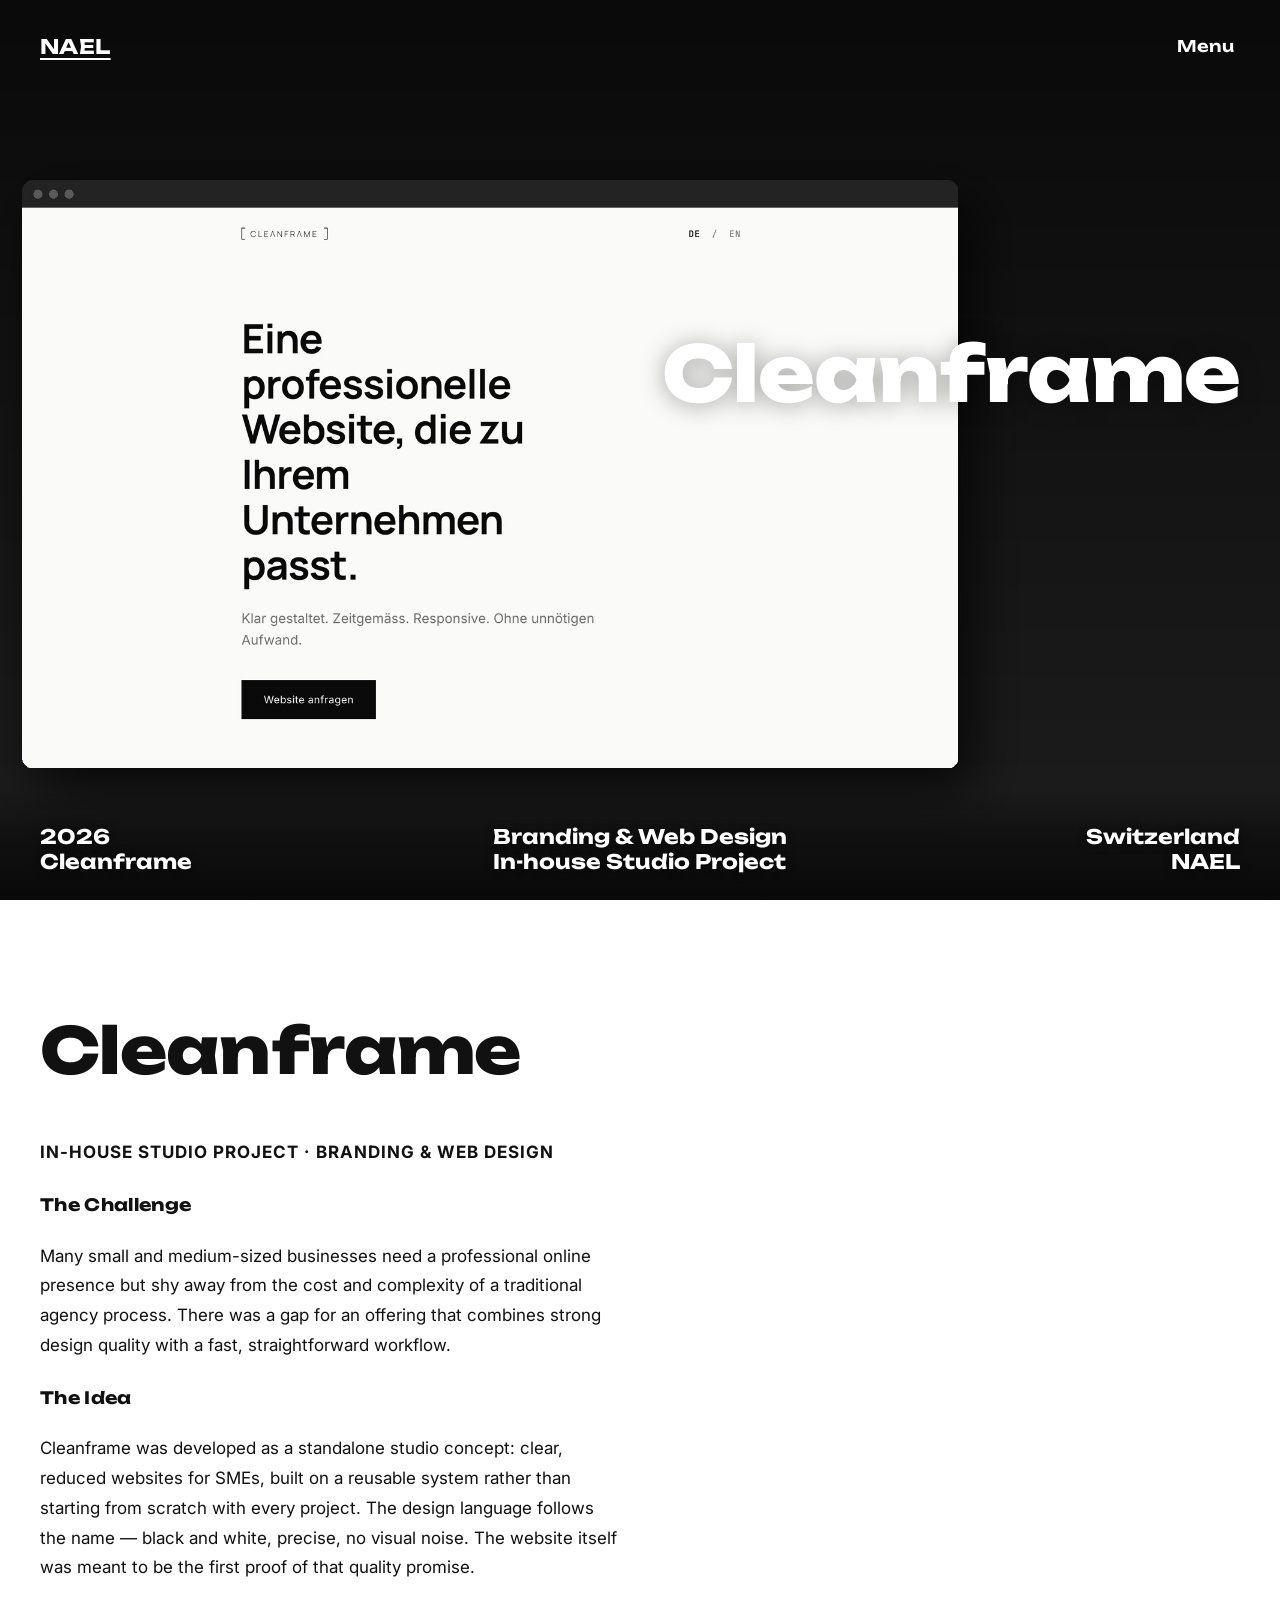
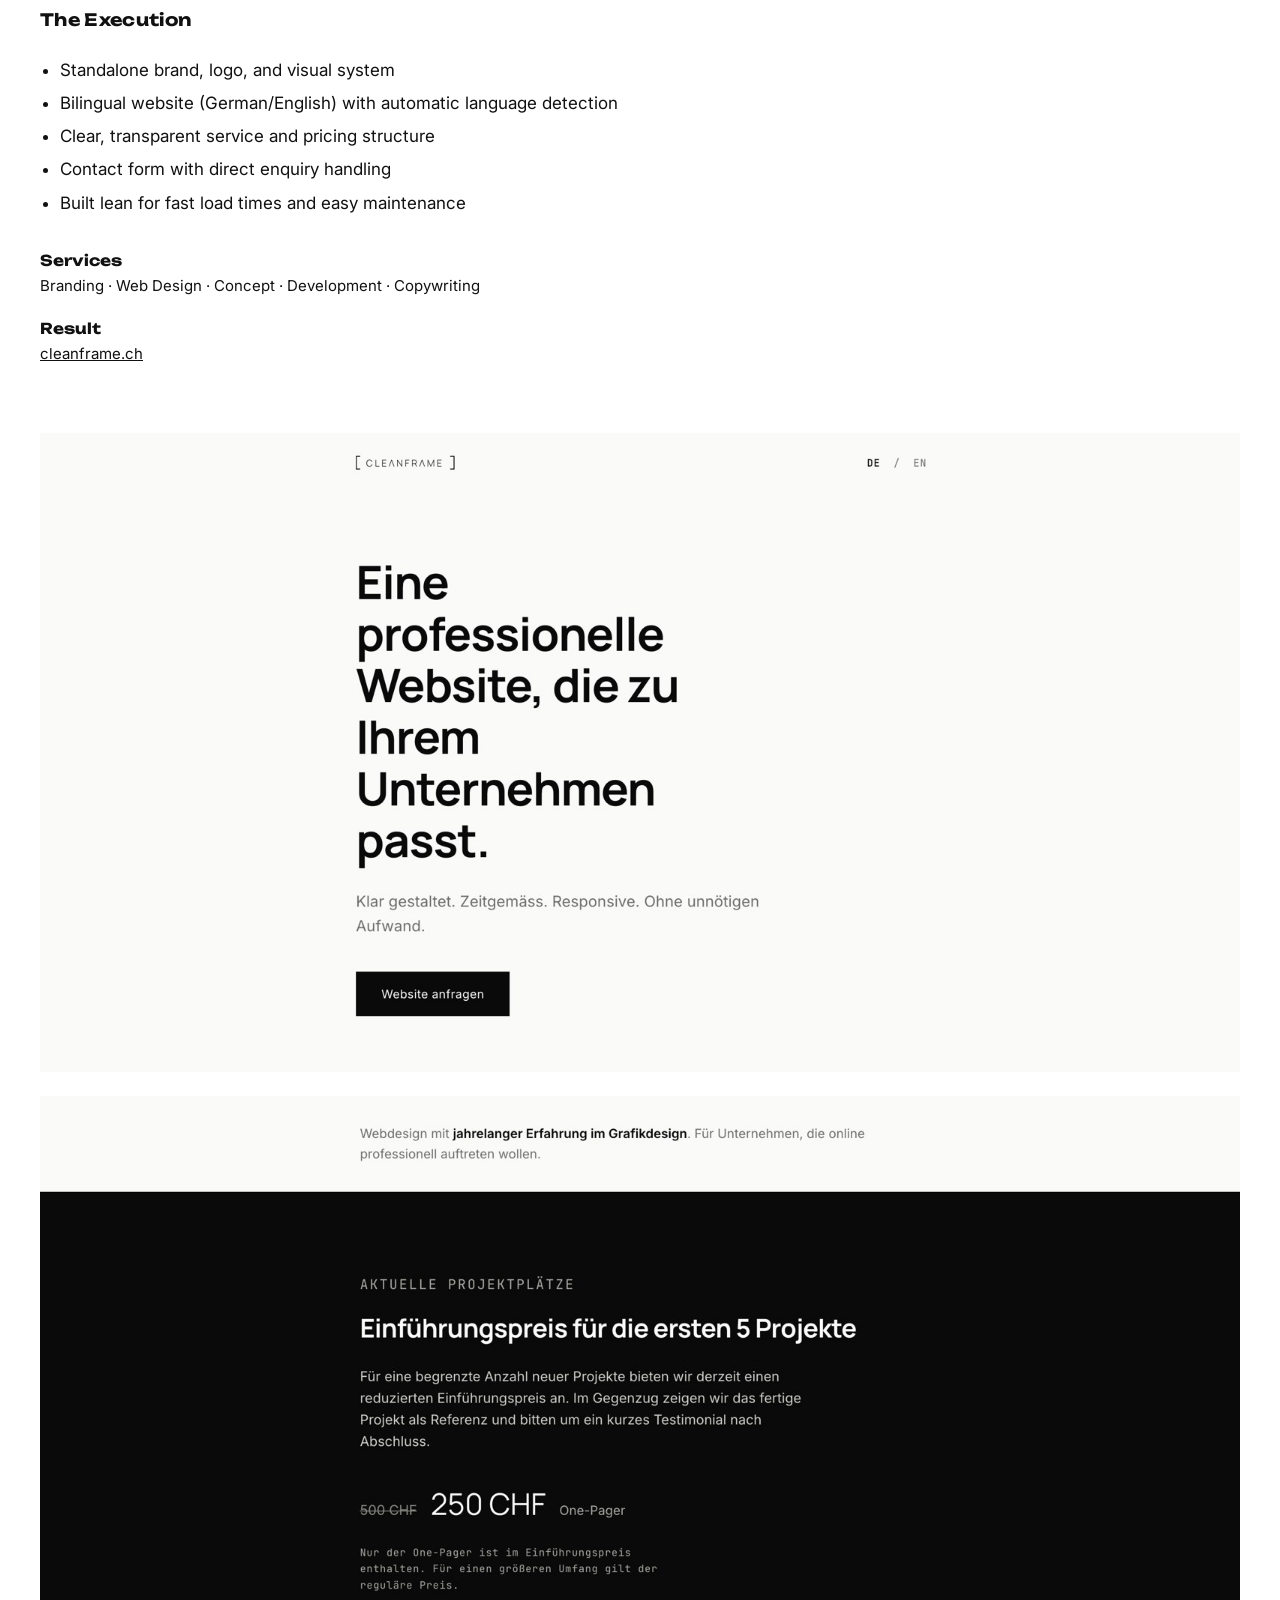
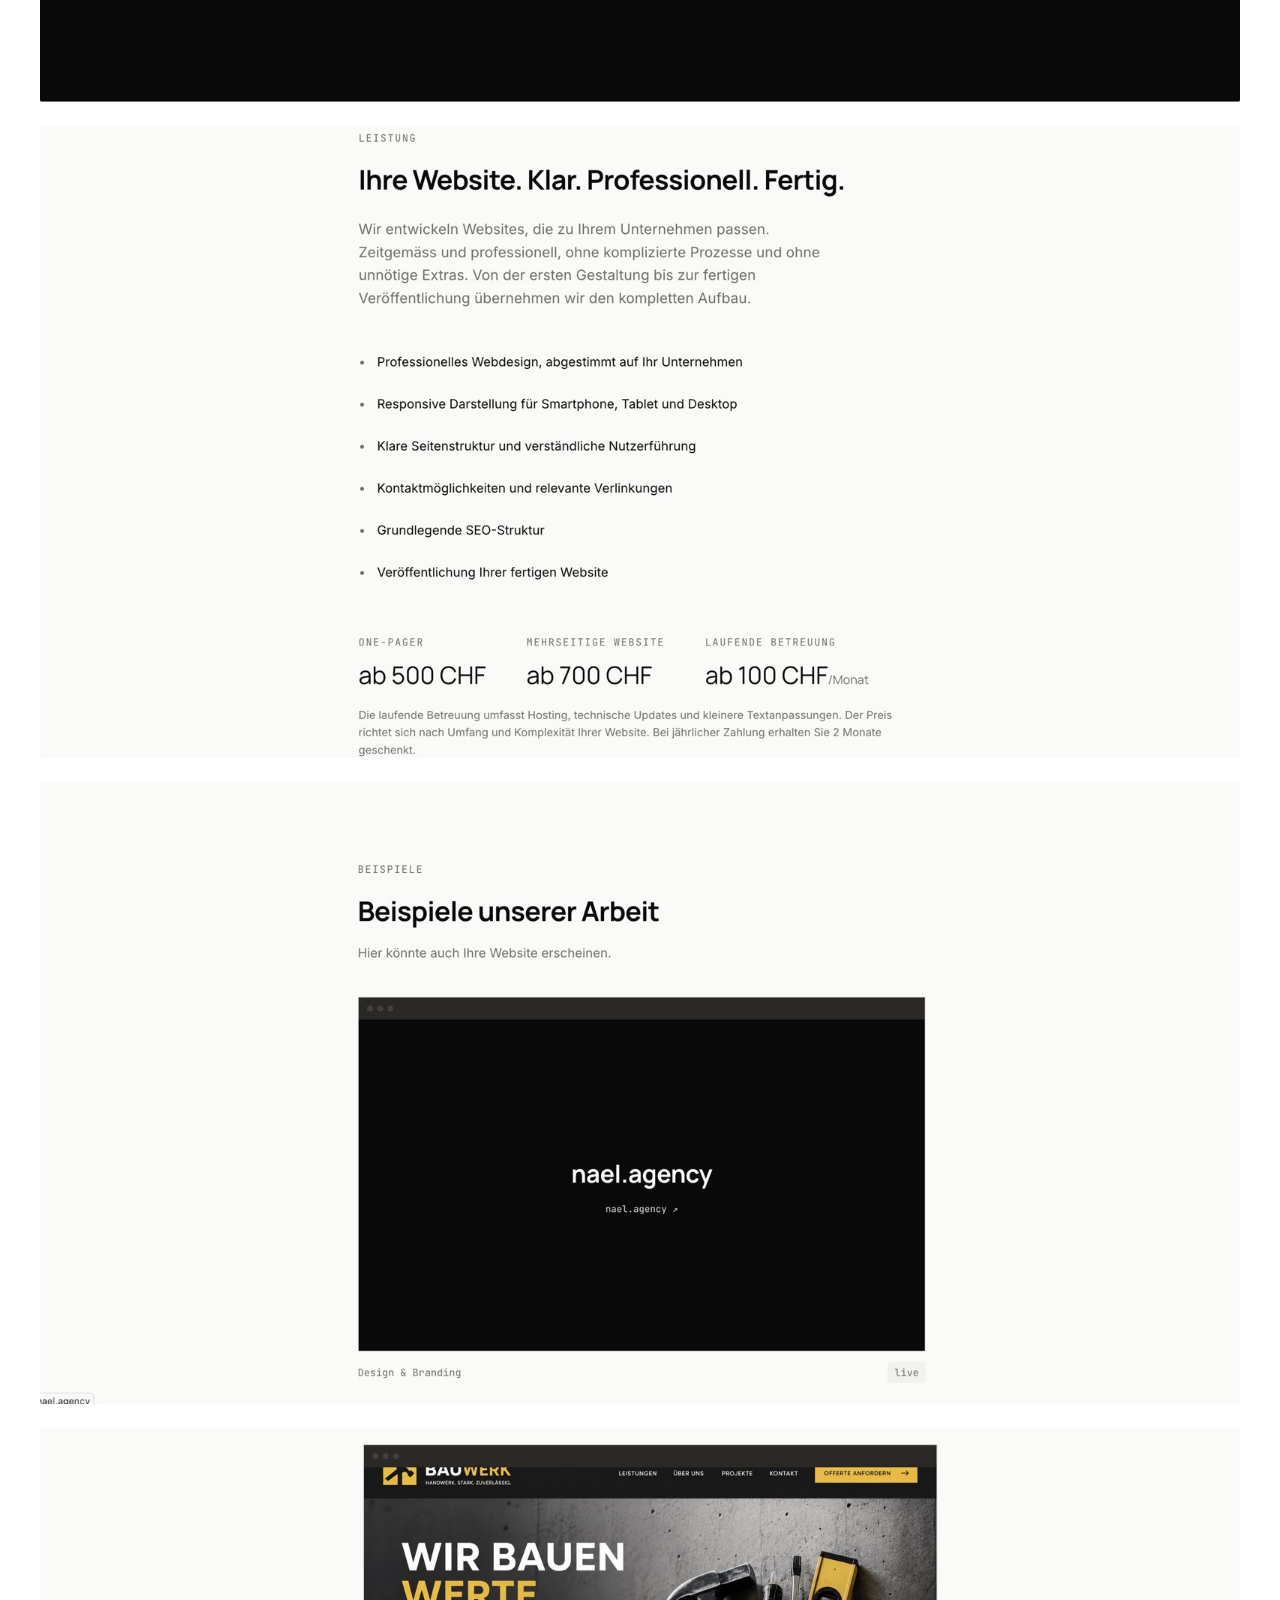
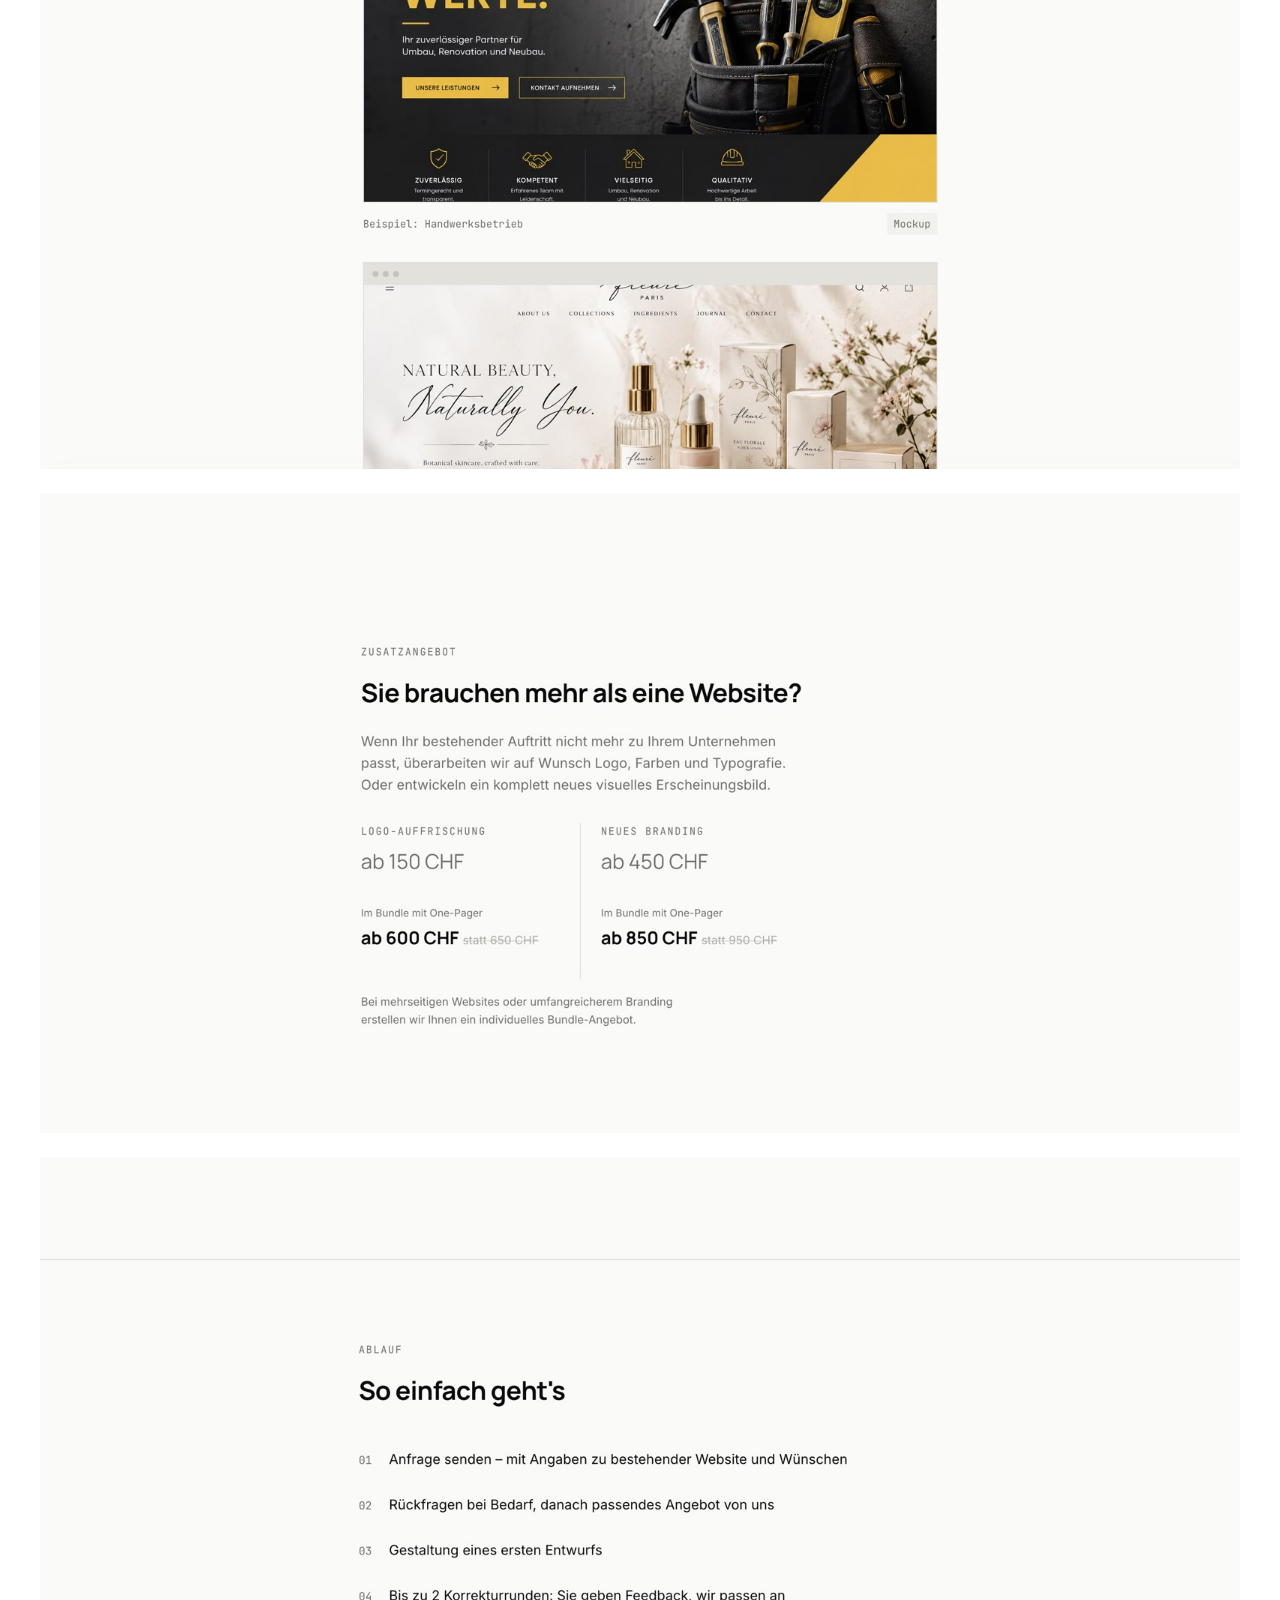
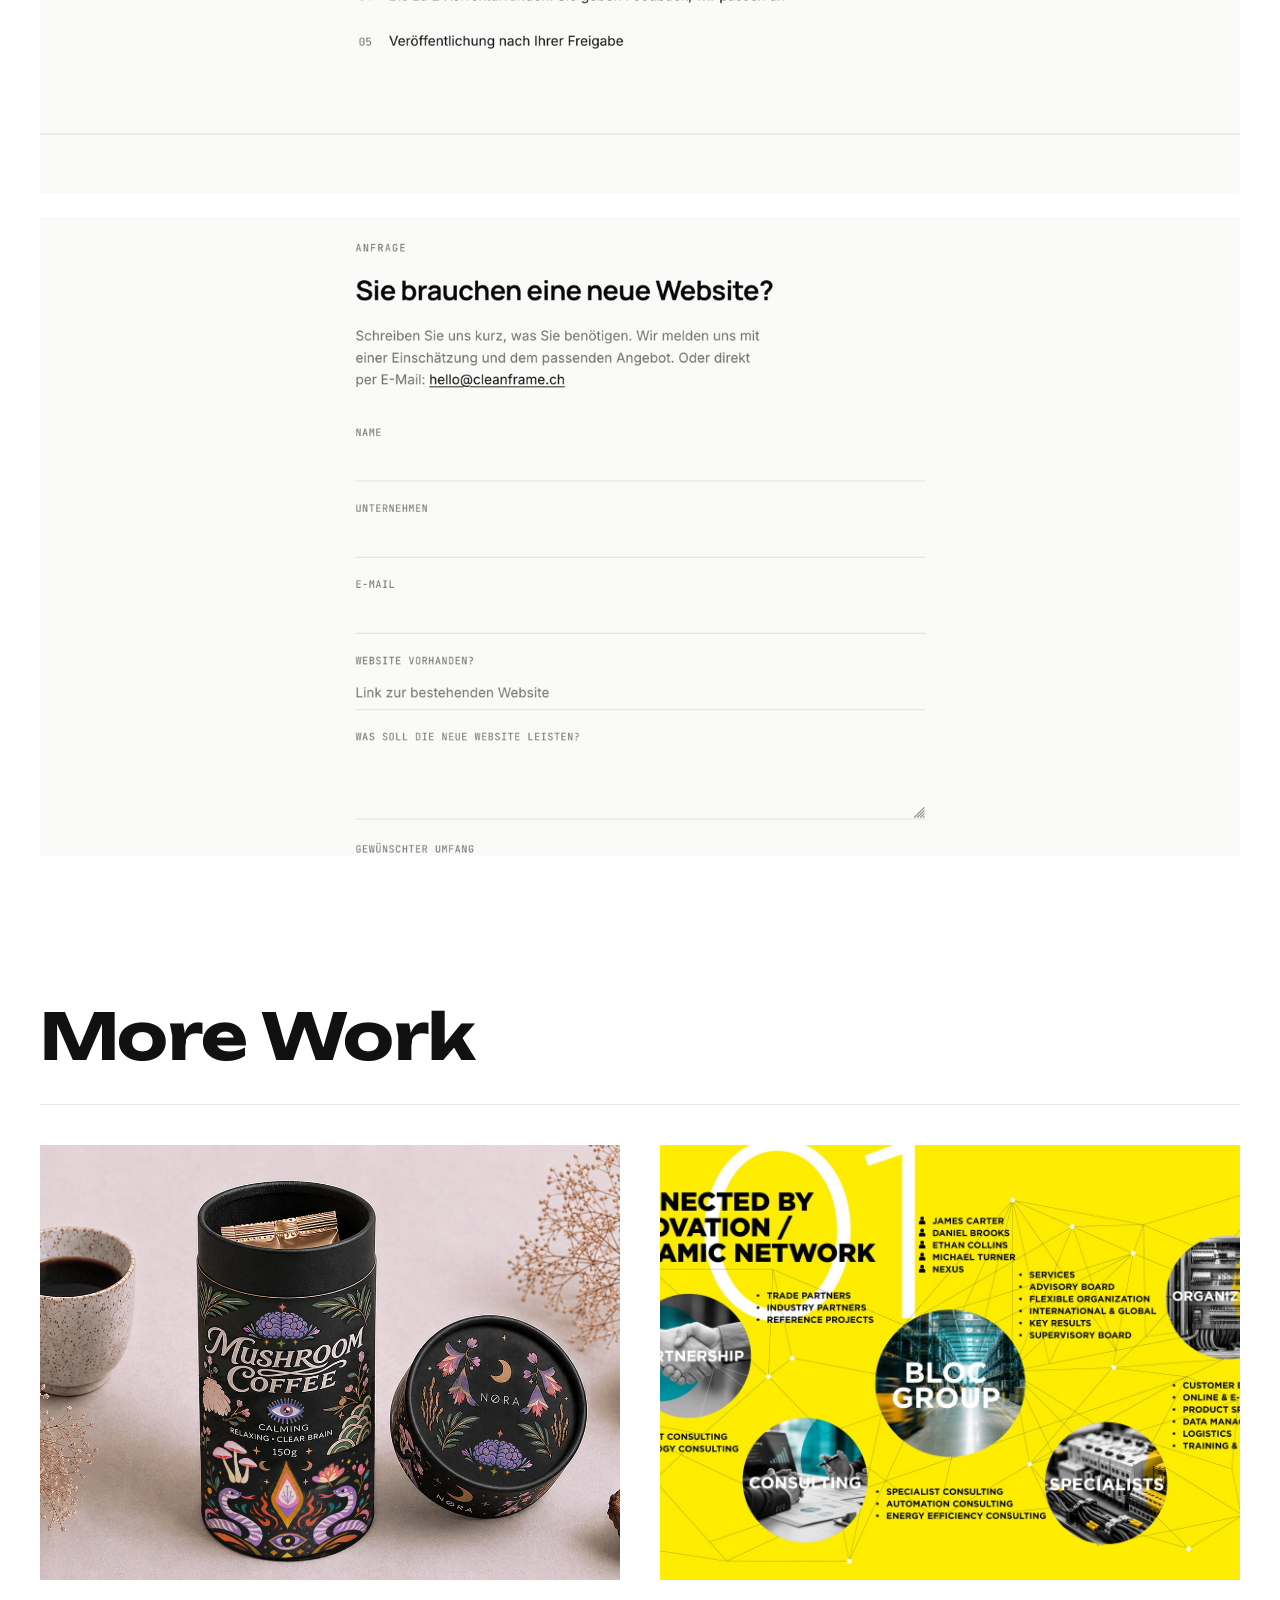
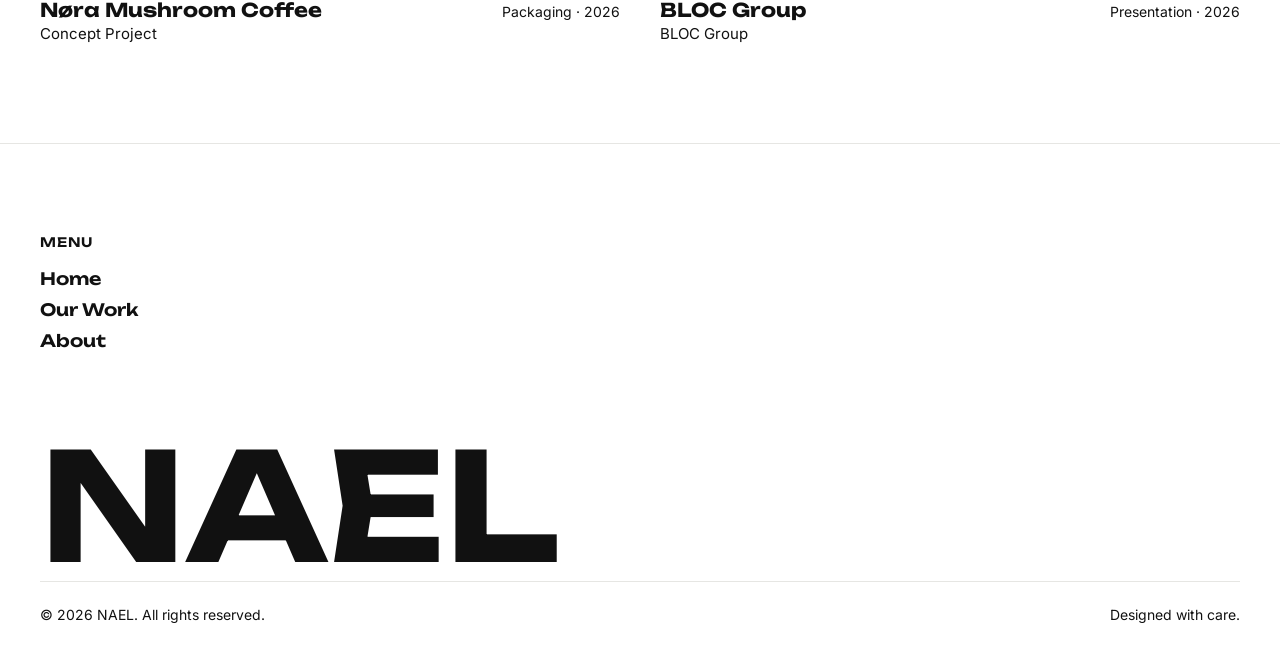
<file: projekt-cleanframe.html>
<!DOCTYPE html>
<html lang="en">
<head>
  <meta charset="UTF-8" />
  <meta name="viewport" content="width=device-width, initial-scale=1.0" />
  <title>Cleanframe — NAEL</title>
  <meta name="description" content="Web design for Cleanframe, a web design studio for small and medium-sized businesses." />

  <link rel="preconnect" href="https://fonts.googleapis.com">
  <link rel="preconnect" href="https://fonts.gstatic.com" crossorigin>
  <link href="https://fonts.googleapis.com/css2?family=Unbounded:wght@600;700;800;900&family=Inter:wght@400;500&display=swap" rel="stylesheet">


  <link rel="icon" type="image/x-icon" href="images/favicon.ico" />
  <link rel="icon" type="image/png" sizes="32x32" href="images/favicon-32.png" />
  <link rel="icon" type="image/png" sizes="16x16" href="images/favicon-16.png" />
  <link rel="apple-touch-icon" href="images/apple-touch-icon.png" />
  <link rel="stylesheet" href="css/style.css" />
</head>
<body>

  <!-- ===================== HEADER ===================== -->
  <header class="site-header">
    <a href="index.html" class="logo">NAEL</a>
    <button class="menu-toggle" data-menu-toggle>Menu</button>
  </header>

  <nav class="nav-overlay" data-nav-overlay>
    <button class="nav-overlay-close" data-nav-close>Close</button>
    <ul class="nav-links">
      <li><a href="index.html">Home</a></li>
      <li><a href="work.html">Our Work</a></li>
      <li><a href="about.html">About</a></li>
      <li><a href="mailto:hello@nael.agency">Contact</a></li>
    </ul>
  </nav>

  <!-- ===================== PROJECT HEADER IMAGE WITH TEXT OVERLAY ===================== -->
  <section class="project-header">
    <img src="images/projects/cleanframe/header.jpg" alt="Cleanframe website homepage header image" />
    <h1 class="project-header-title">Cleanframe</h1>
    <div class="project-header-meta">
      <div>
        <strong>2026</strong>
        <span>Cleanframe</span>
      </div>
      <div>
        <strong>Branding & Web Design</strong>
        <span>In-house Studio Project</span>
      </div>
      <div>
        <strong>Switzerland</strong>
        <span>NAEL</span>
      </div>
    </div>
  </section>

  <!-- ===================== HEADLINE + COPY + SERVICES ===================== -->
  <section class="project-copy reveal">
    <div class="project-copy-grid">
      <h2>Cleanframe</h2>
      <div class="project-copy-body">
        <p class="section-label">In-house Studio Project · Branding & Web Design</p>

        <p class="project-copy-subhead">The Challenge</p>
        <p>
          Many small and medium-sized businesses need a professional
          online presence but shy away from the cost and complexity
          of a traditional agency process. There was a gap for an
          offering that combines strong design quality with a fast,
          straightforward workflow.
        </p>

        <p class="project-copy-subhead">The Idea</p>
        <p>
          Cleanframe was developed as a standalone studio concept:
          clear, reduced websites for SMEs, built on a reusable
          system rather than starting from scratch with every
          project. The design language follows the name — black and
          white, precise, no visual noise. The website itself was
          meant to be the first proof of that quality promise.
        </p>

        <p class="project-copy-subhead">The Execution</p>
        <ul>
          <li>Standalone brand, logo, and visual system</li>
          <li>Bilingual website (German/English) with automatic language detection</li>
          <li>Clear, transparent service and pricing structure</li>
          <li>Contact form with direct enquiry handling</li>
          <li>Built lean for fast load times and easy maintenance</li>
        </ul>

        <div class="project-copy-services">
          <strong>Services</strong>
          Branding · Web Design · Concept · Development · Copywriting
        </div>

        <div class="project-copy-result">
          <strong>Result</strong>
          <a href="https://cleanframe.ch" target="_blank" rel="noopener">cleanframe.ch</a>
        </div>
      </div>
    </div>
  </section>

  <!-- ===================== IMAGE GALLERY (page scroll order) ===================== -->
  <section class="project-body">
    <img src="images/projects/cleanframe/seq-1.jpg" alt="Cleanframe website: hero section" class="reveal no-crop" />
    <img src="images/projects/cleanframe/seq-2.jpg" alt="Cleanframe website: introductory pricing section" class="reveal no-crop" />
    <img src="images/projects/cleanframe/seq-3.jpg" alt="Cleanframe website: services and pricing section" class="reveal no-crop" />
    <img src="images/projects/cleanframe/seq-4.jpg" alt="Cleanframe website: reference example nael.agency" class="reveal no-crop" />
    <img src="images/projects/cleanframe/seq-5.jpg" alt="Cleanframe website: client mockup examples" class="reveal no-crop" />
    <img src="images/projects/cleanframe/seq-6.jpg" alt="Cleanframe website: branding upsell section" class="reveal no-crop" />
    <img src="images/projects/cleanframe/seq-7.jpg" alt="Cleanframe website: process section" class="reveal no-crop" />
    <img src="images/projects/cleanframe/seq-8.jpg" alt="Cleanframe website: contact form" class="reveal no-crop" />
  </section>

  <!-- ===================== MORE WORK ===================== -->
  <section class="more-work">
    <h2 class="more-work-title reveal">More Work</h2>
    <hr class="hairline" />
    <div class="project-grid" style="margin-top: 40px;">
      <a href="projekt-nora.html" class="project-card reveal">
        <div class="project-thumb">
          <img src="images/projects/nora/thumb.jpg" alt="Nora Mushroom Coffee Packaging" />
          <span class="project-view-tag">View Project</span>
        </div>
        <div class="project-meta">
          <div class="names">
            <span class="project-name">Nøra Mushroom Coffee</span>
            <span class="project-client">Concept Project</span>
          </div>
          <span class="project-tags">Packaging · 2026</span>
        </div>
      </a>
      <a href="projekt-bloc.html" class="project-card reveal">
        <div class="project-thumb">
          <img src="images/projects/bloc/thumb.jpg" alt="BLOC Group Presentation System" />
          <span class="project-view-tag">View Project</span>
        </div>
        <div class="project-meta">
          <div class="names">
            <span class="project-name">BLOC Group</span>
            <span class="project-client">BLOC Group</span>
          </div>
          <span class="project-tags">Presentation · 2026</span>
        </div>
      </a>
    </div>
  </section>

  <!-- ===================== FOOTER ===================== -->
  <footer class="site-footer">
    <div class="footer-grid">      <div class="footer-col">
        <h4>Menu</h4>
        <a href="index.html">Home</a>
        <a href="work.html">Our Work</a>
        <a href="about.html">About</a>
      </div>
      <!-- Socials-Bereich vorerst versteckt, bei Bedarf einfach den Kommentar entfernen
      <div class="footer-col">
        <h4>Socials</h4>
        <a href="#" target="_blank" rel="noopener">Instagram</a>
        <a href="#" target="_blank" rel="noopener">LinkedIn</a>
      </div>
      -->
    </div>

    <p class="footer-wordmark">NAEL</p>

    <div class="footer-bottom">
      <span>© 2026 NAEL. All rights reserved.</span>
      <span>Designed with care.</span>
    </div>
  </footer>

  <script src="js/script.js"></script>
</body>
</html>
</file>
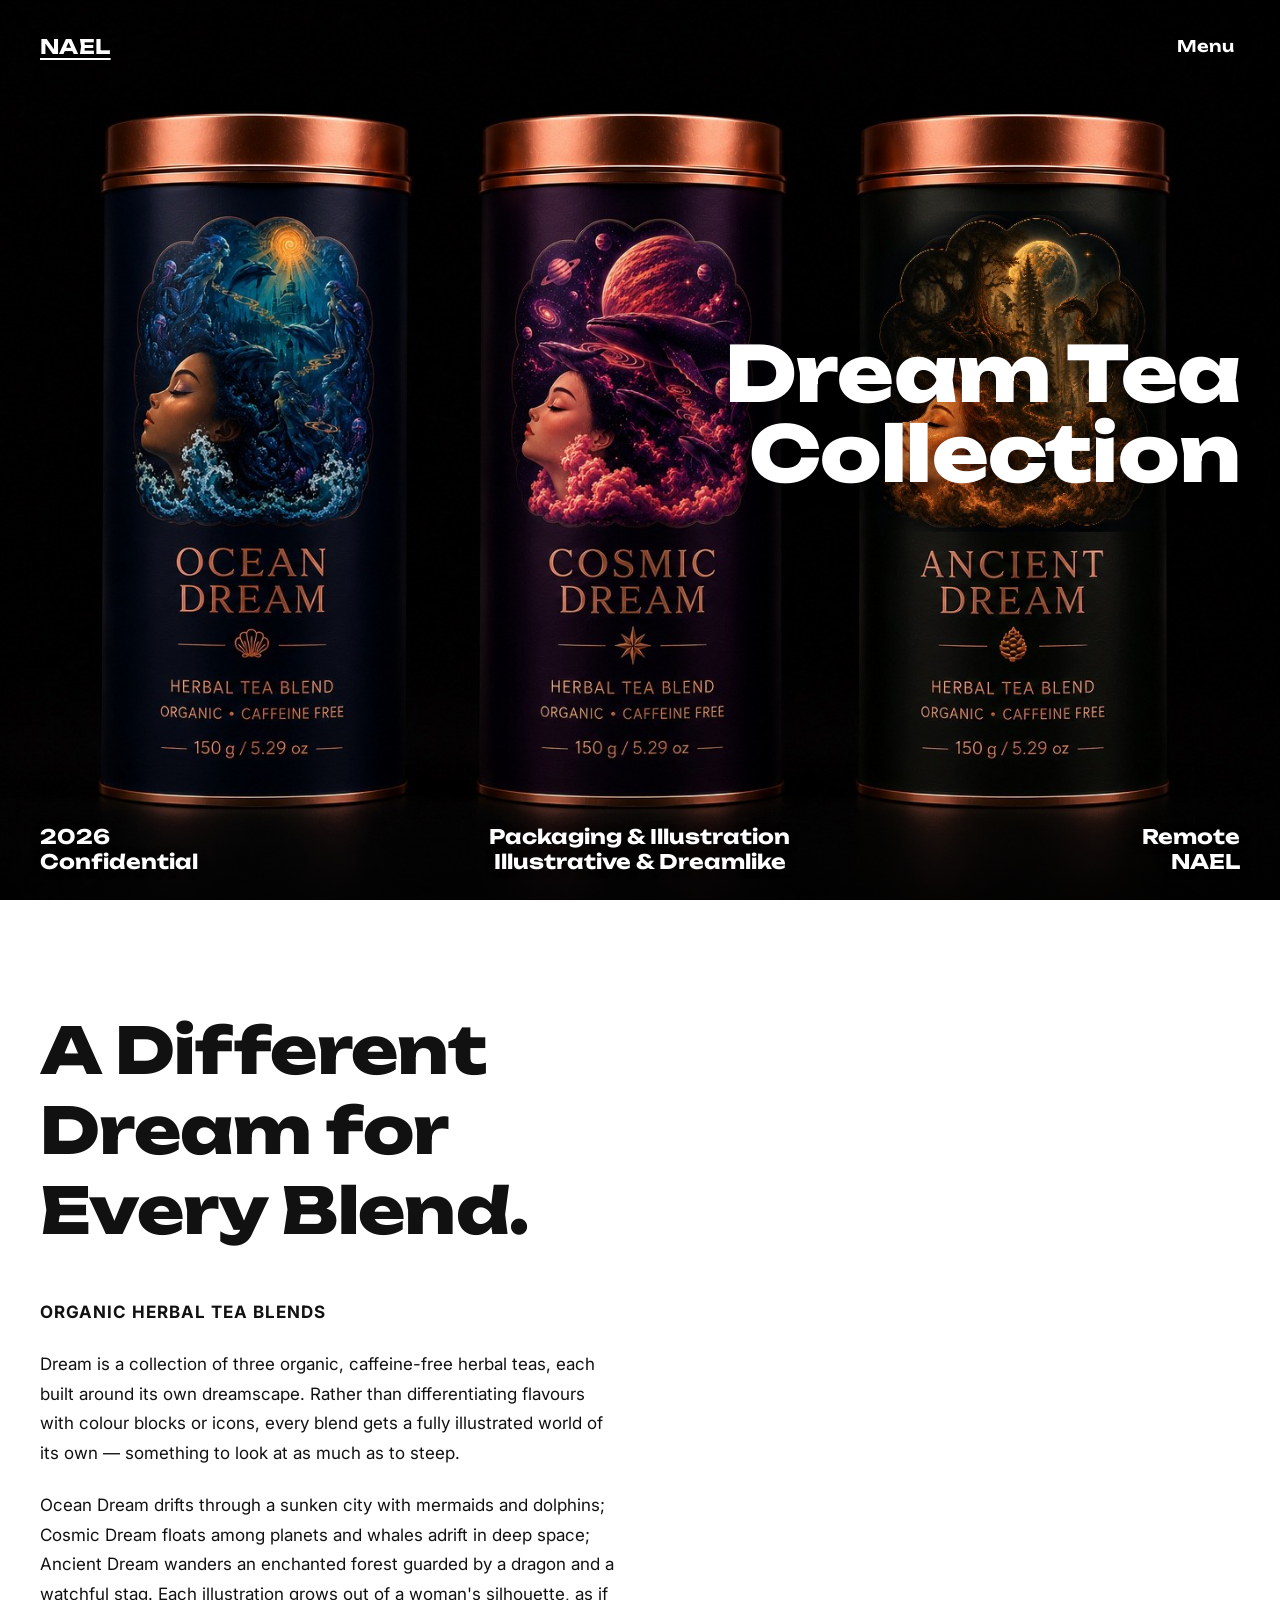
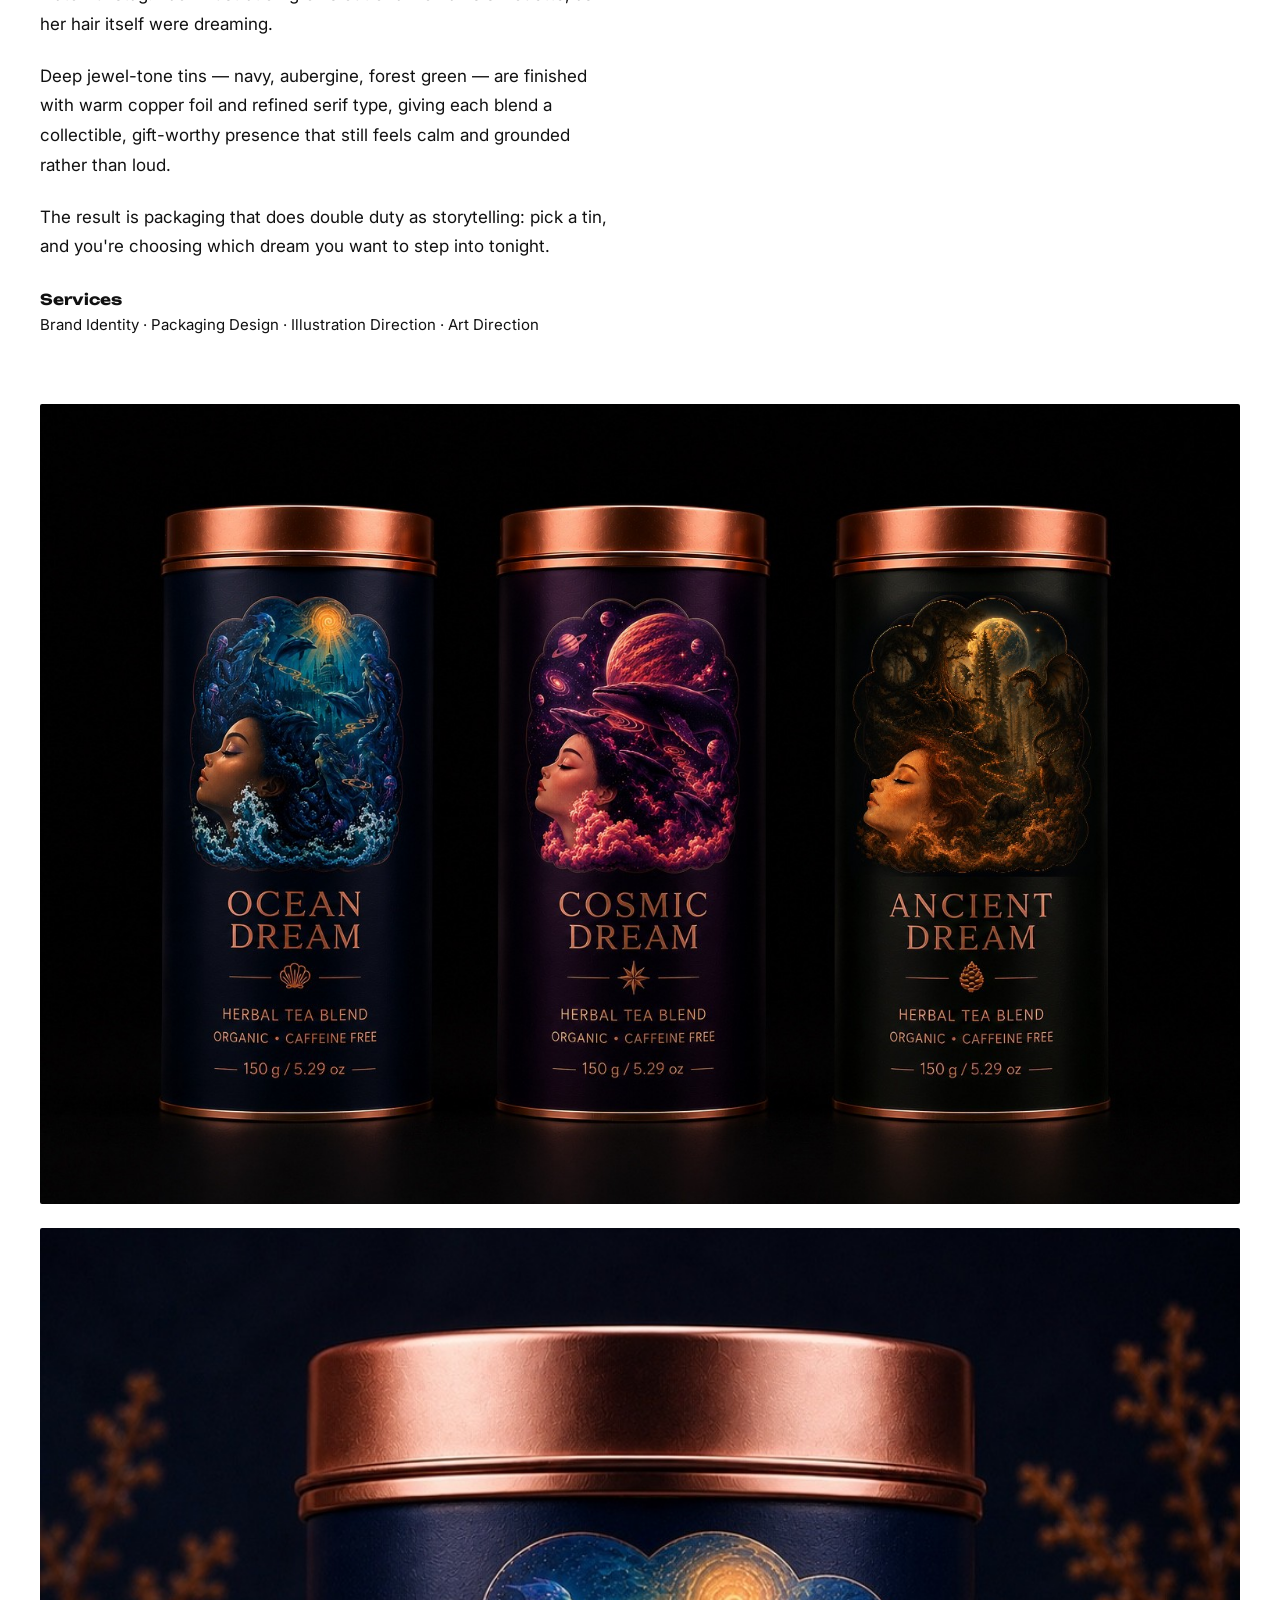
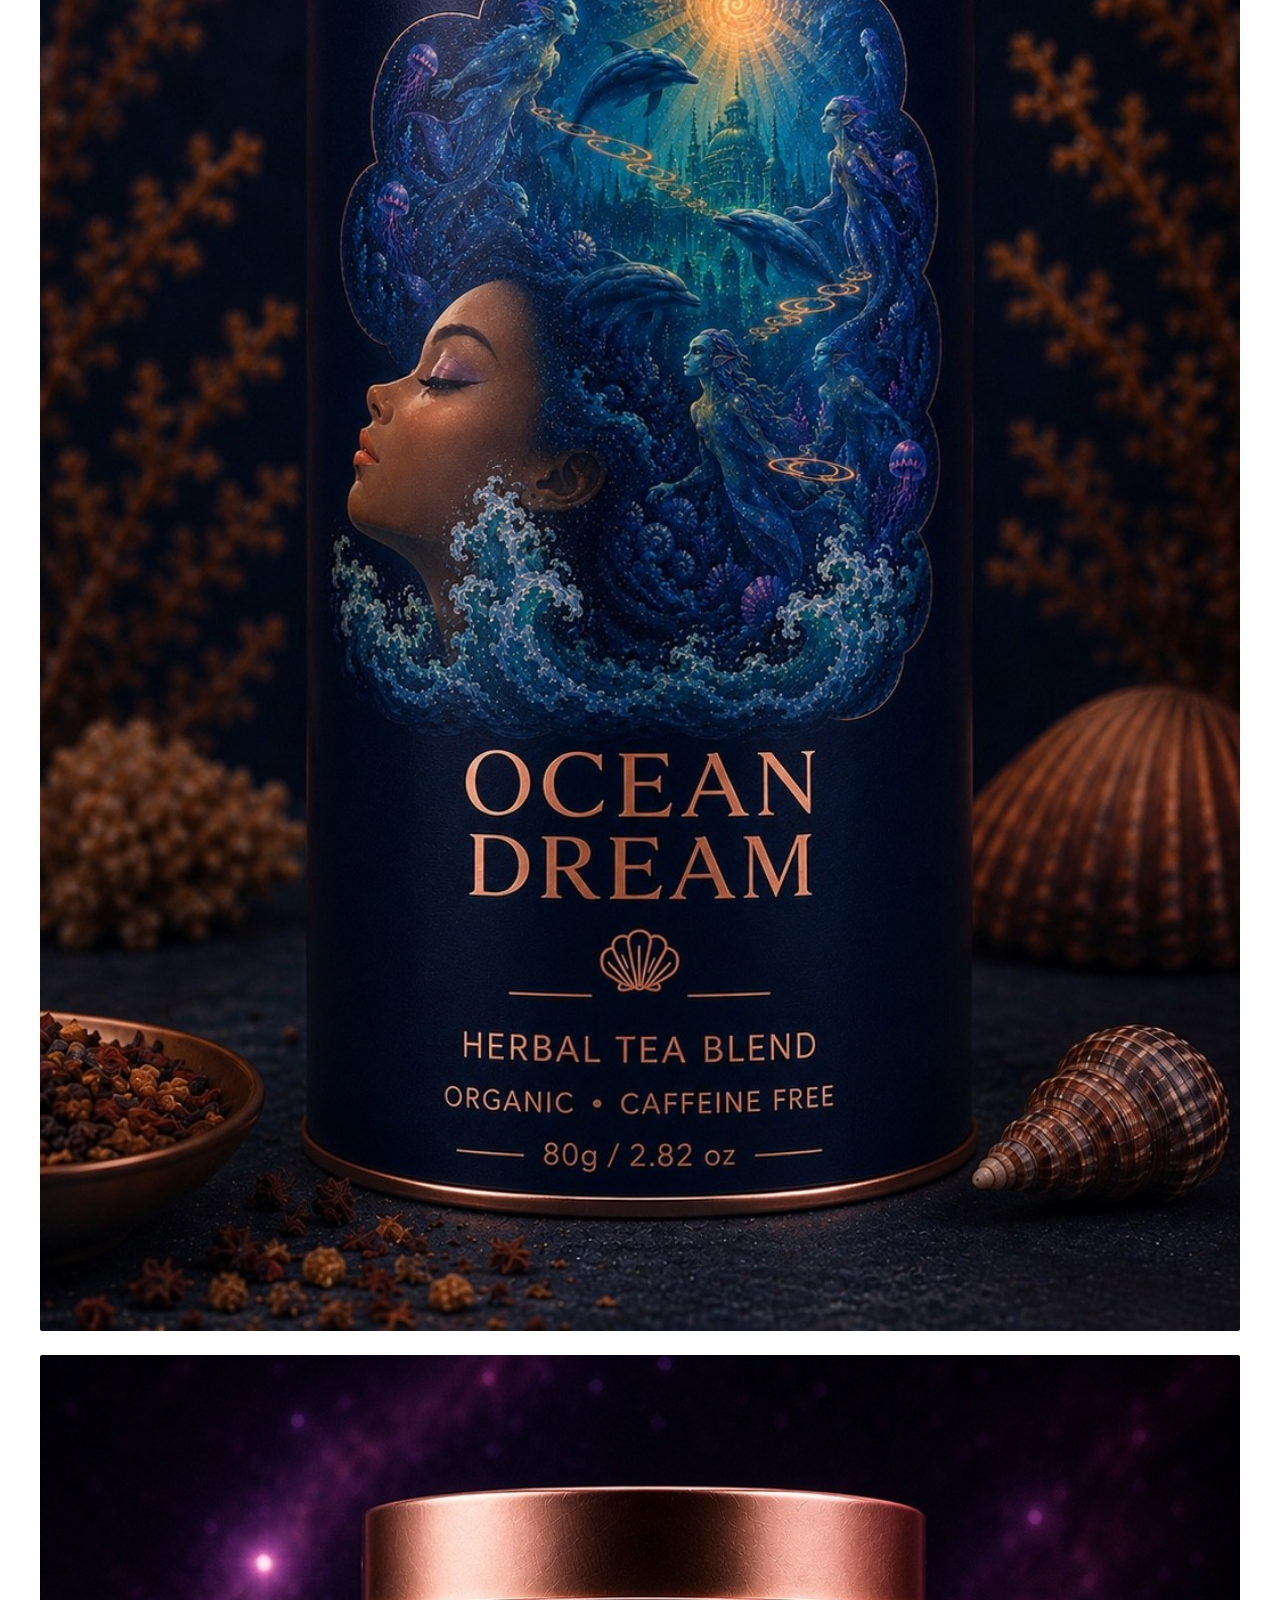
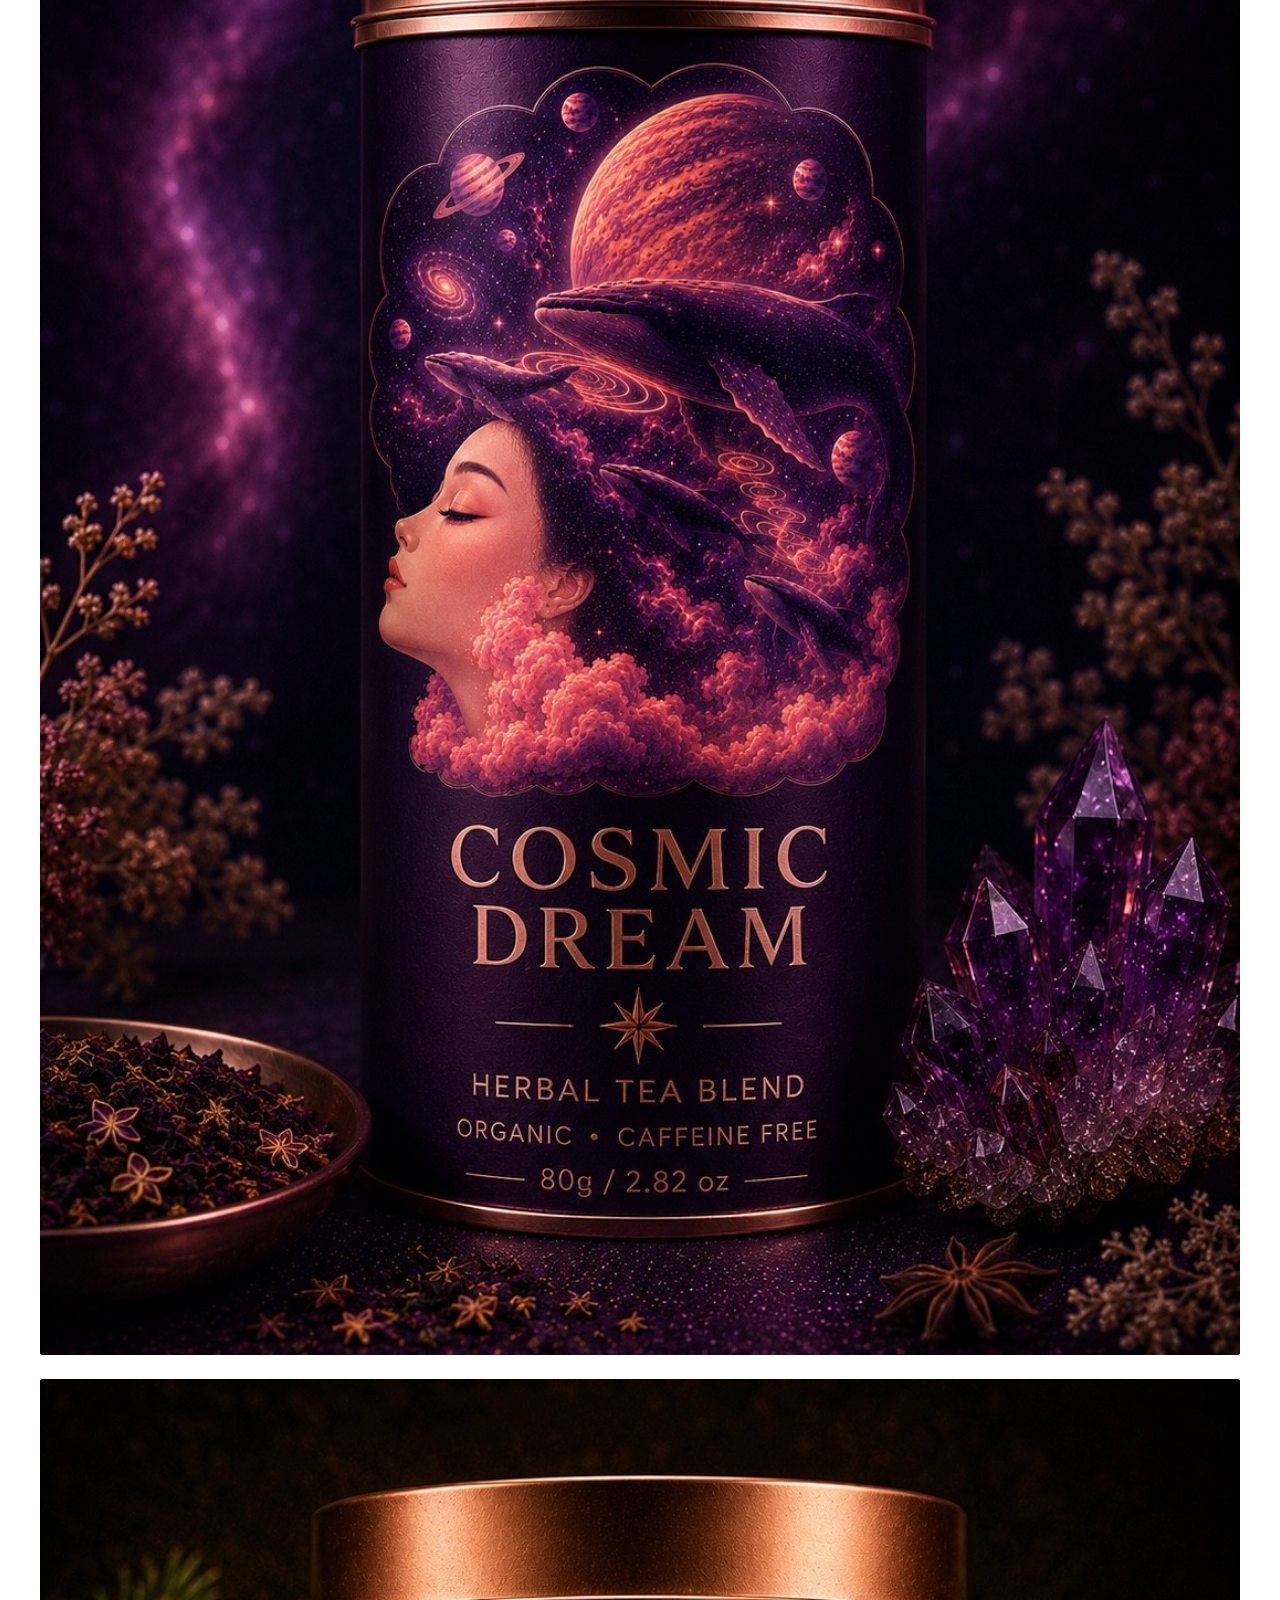
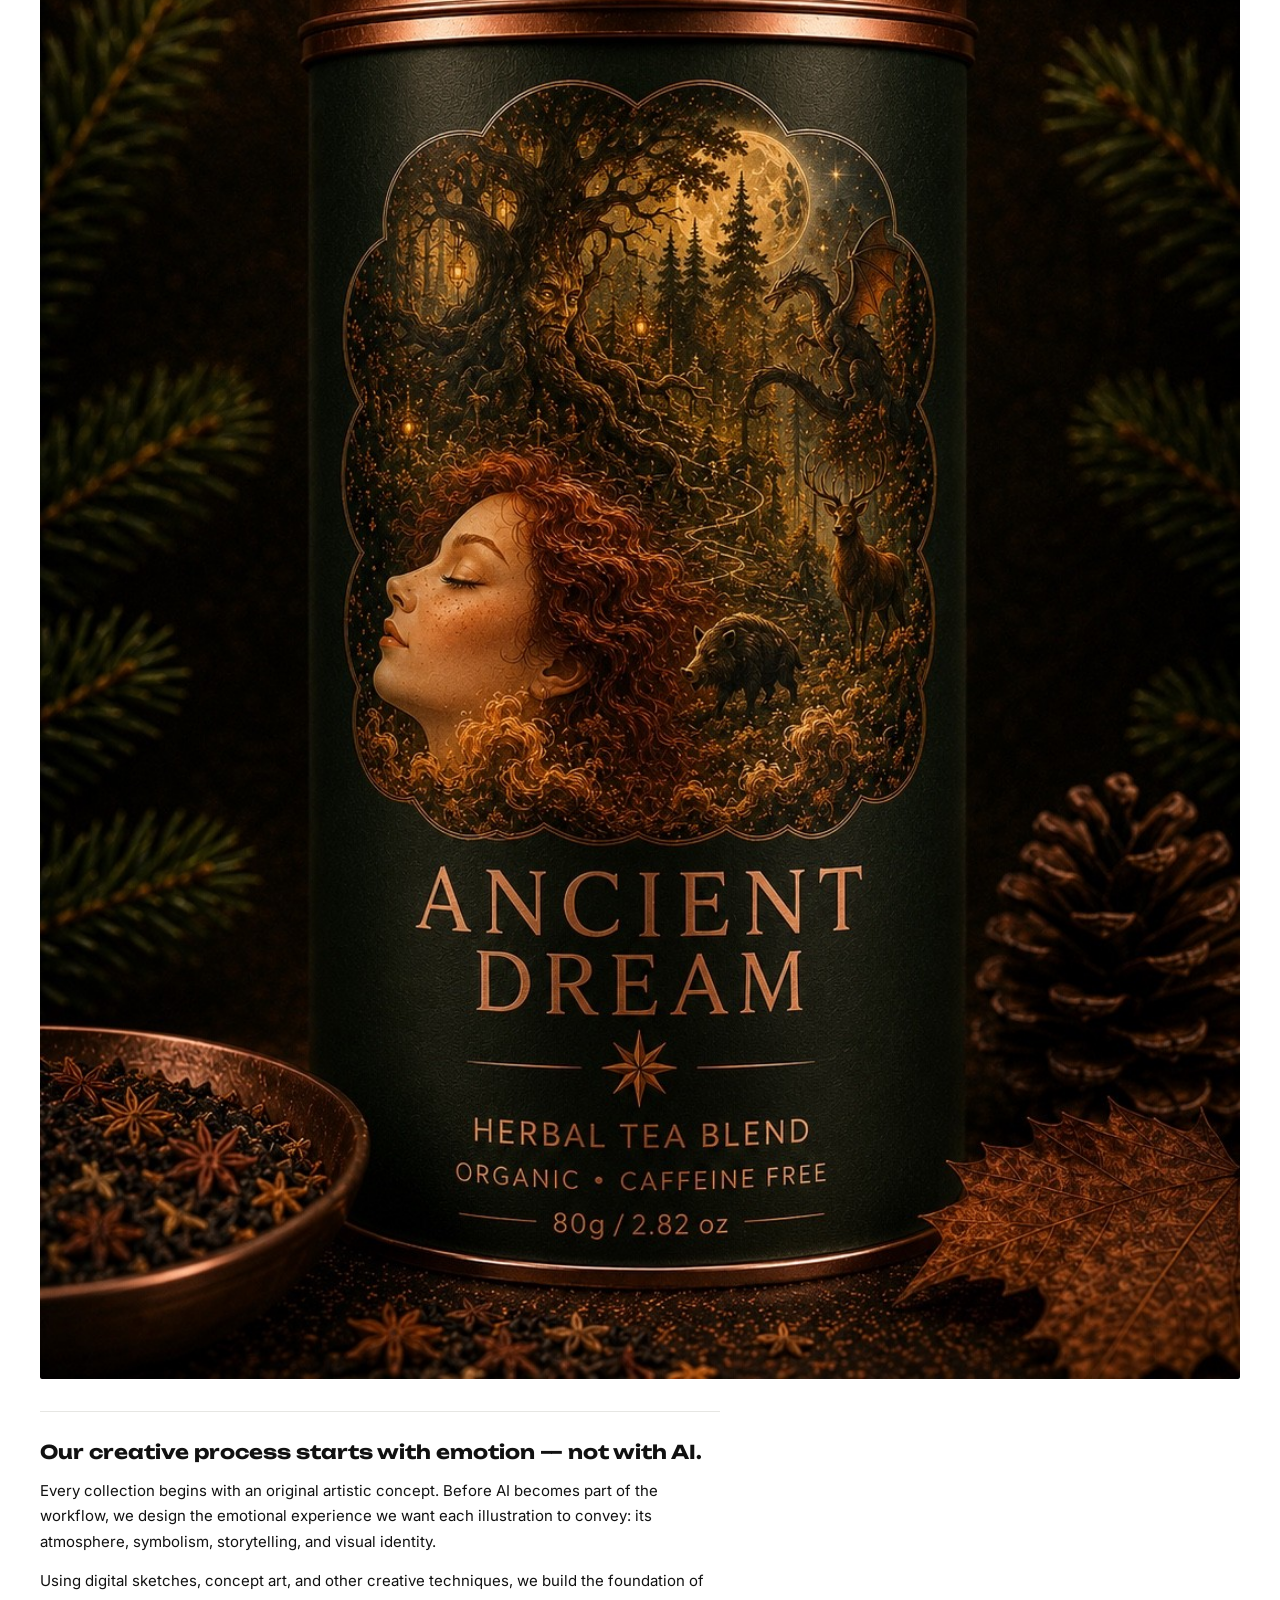
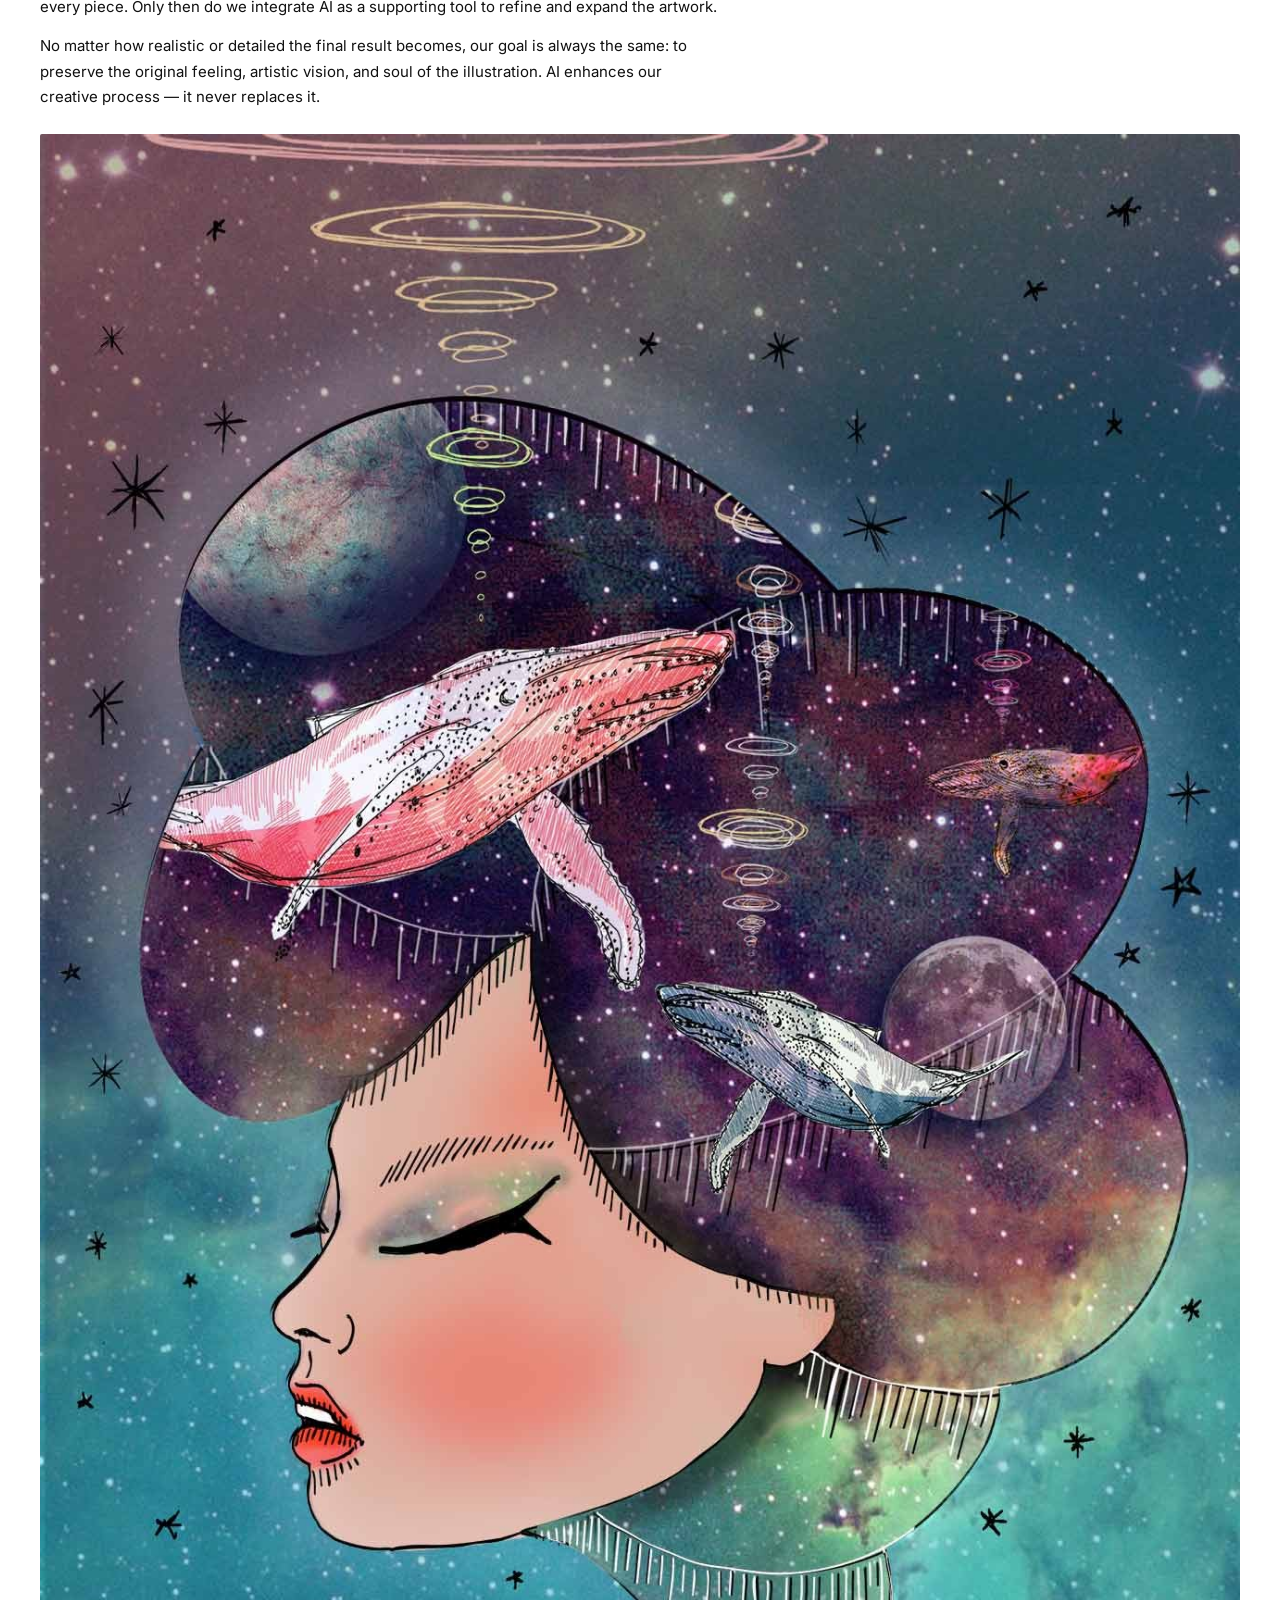
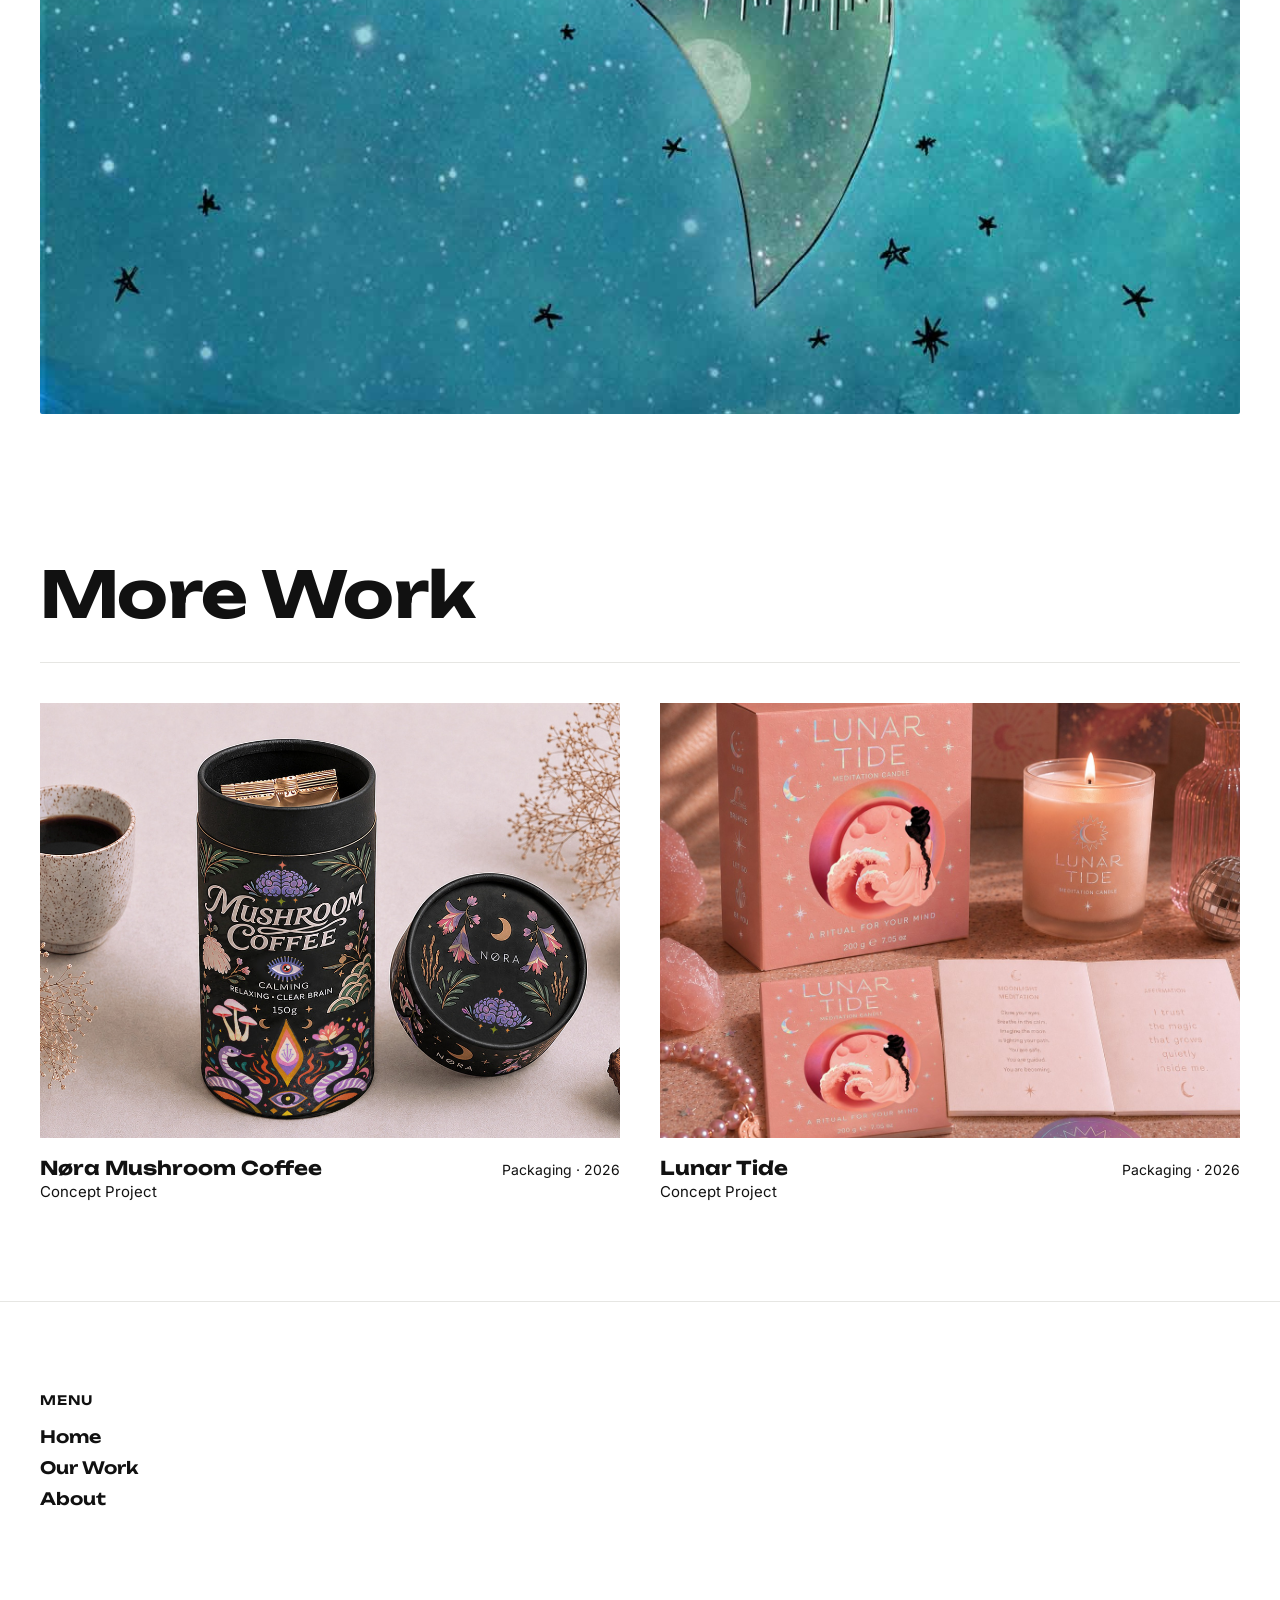
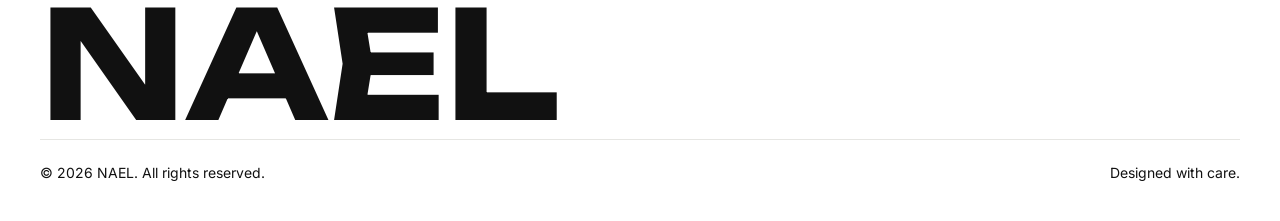
<file: projekt-dream.html>
<!DOCTYPE html>
<html lang="en">
<head>
  <meta charset="UTF-8" />
  <meta name="viewport" content="width=device-width, initial-scale=1.0" />
  <title>Dream Tea Collection — NAEL</title>
  <meta name="description" content="Packaging and illustration design for the Dream herbal tea collection." />

  <link rel="preconnect" href="https://fonts.googleapis.com">
  <link rel="preconnect" href="https://fonts.gstatic.com" crossorigin>
  <link href="https://fonts.googleapis.com/css2?family=Unbounded:wght@600;700;800;900&family=Inter:wght@400;500&display=swap" rel="stylesheet">


  <link rel="icon" type="image/x-icon" href="images/favicon.ico" />
  <link rel="icon" type="image/png" sizes="32x32" href="images/favicon-32.png" />
  <link rel="icon" type="image/png" sizes="16x16" href="images/favicon-16.png" />
  <link rel="apple-touch-icon" href="images/apple-touch-icon.png" />
  <link rel="stylesheet" href="css/style.css" />
</head>
<body>

  <!-- ===================== HEADER ===================== -->
  <header class="site-header">
    <a href="index.html" class="logo">NAEL</a>
    <button class="menu-toggle" data-menu-toggle>Menu</button>
  </header>

  <nav class="nav-overlay" data-nav-overlay>
    <button class="nav-overlay-close" data-nav-close>Close</button>
    <ul class="nav-links">
      <li><a href="index.html">Home</a></li>
      <li><a href="work.html">Our Work</a></li>
      <li><a href="about.html">About</a></li>
      <li><a href="mailto:hello@nael.agency">Contact</a></li>
    </ul>
  </nav>

  <!-- ===================== PROJECT HEADER IMAGE WITH TEXT OVERLAY ===================== -->
  <section class="project-header">
    <img src="images/projects/dream/header.jpg" alt="Dream herbal tea collection header image" />
    <h1 class="project-header-title">Dream Tea<br />Collection</h1>
    <div class="project-header-meta">
      <div>
        <strong>2026</strong>
        <span>Confidential</span>
      </div>
      <div>
        <strong>Packaging & Illustration</strong>
        <span>Illustrative & Dreamlike</span>
      </div>
      <div>
        <strong>Remote</strong>
        <span>NAEL</span>
      </div>
    </div>
  </section>

  <!-- ===================== HEADLINE + COPY + SERVICES ===================== -->
  <section class="project-copy reveal">
    <div class="project-copy-grid">
      <h2>A Different Dream for Every Blend.</h2>
      <div class="project-copy-body">
        <p class="section-label">Organic Herbal Tea Blends</p>
        <p>
          Dream is a collection of three organic, caffeine-free herbal
          teas, each built around its own dreamscape. Rather than
          differentiating flavours with colour blocks or icons, every
          blend gets a fully illustrated world of its own — something
          to look at as much as to steep.
        </p>
        <p>
          Ocean Dream drifts through a sunken city with mermaids and
          dolphins; Cosmic Dream floats among planets and whales adrift
          in deep space; Ancient Dream wanders an enchanted forest
          guarded by a dragon and a watchful stag. Each illustration
          grows out of a woman's silhouette, as if her hair itself
          were dreaming.
        </p>
        <p>
          Deep jewel-tone tins — navy, aubergine, forest green — are
          finished with warm copper foil and refined serif type,
          giving each blend a collectible, gift-worthy presence that
          still feels calm and grounded rather than loud.
        </p>
        <p>
          The result is packaging that does double duty as
          storytelling: pick a tin, and you're choosing which dream
          you want to step into tonight.
        </p>
        <div class="project-copy-services">
          <strong>Services</strong>
          Brand Identity · Packaging Design · Illustration Direction · Art Direction
        </div>
      </div>
    </div>
  </section>

  <!-- ===================== IMAGE GALLERY ===================== -->
  <section class="project-body">
    <img src="images/projects/dream/thumb.jpg" alt="Dream tea collection, all three tins" class="reveal" />

    <img src="images/projects/dream/ocean-styled.jpg" alt="Ocean Dream tin styled shot" class="reveal no-crop" />
    <img src="images/projects/dream/cosmic-styled.jpg" alt="Cosmic Dream tin styled shot" class="reveal no-crop" />
    <img src="images/projects/dream/ancient-styled.jpg" alt="Ancient Dream tin styled shot" class="reveal no-crop" />

    <div class="process-note">
      <strong>Our creative process starts with emotion — not with AI.</strong>
      <p>
        Every collection begins with an original artistic concept.
        Before AI becomes part of the workflow, we design the
        emotional experience we want each illustration to convey: its
        atmosphere, symbolism, storytelling, and visual identity.
      </p>
      <p>
        Using digital sketches, concept art, and other creative
        techniques, we build the foundation of every piece. Only then
        do we integrate AI as a supporting tool to refine and expand
        the artwork.
      </p>
      <p>
        No matter how realistic or detailed the final result becomes,
        our goal is always the same: to preserve the original
        feeling, artistic vision, and soul of the illustration. AI
        enhances our creative process — it never replaces it.
      </p>
    </div>

    <img src="images/projects/dream/original-sketch.jpg" alt="Original sketch and concept art" class="reveal no-crop" />
  </section>

  <!-- ===================== MORE WORK ===================== -->
  <section class="more-work">
    <h2 class="more-work-title reveal">More Work</h2>
    <hr class="hairline" />
    <div class="project-grid" style="margin-top: 40px;">
      <a href="projekt-nora.html" class="project-card reveal">
        <div class="project-thumb">
          <img src="images/projects/nora/thumb.jpg" alt="Nora Mushroom Coffee Packaging" />
          <span class="project-view-tag">View Project</span>
        </div>
        <div class="project-meta">
          <div class="names">
            <span class="project-name">Nøra Mushroom Coffee</span>
            <span class="project-client">Concept Project</span>
          </div>
          <span class="project-tags">Packaging · 2026</span>
        </div>
      </a>
      <a href="projekt-lunar.html" class="project-card reveal">
        <div class="project-thumb">
          <img src="images/projects/lunar/thumb.jpg" alt="Lunar Tide Meditation Candle Packaging" />
          <span class="project-view-tag">View Project</span>
        </div>
        <div class="project-meta">
          <div class="names">
            <span class="project-name">Lunar Tide</span>
            <span class="project-client">Concept Project</span>
          </div>
          <span class="project-tags">Packaging · 2026</span>
        </div>
      </a>
    </div>
  </section>

  <!-- ===================== FOOTER ===================== -->
  <footer class="site-footer">
    <div class="footer-grid">      <div class="footer-col">
        <h4>Menu</h4>
        <a href="index.html">Home</a>
        <a href="work.html">Our Work</a>
        <a href="about.html">About</a>
      </div>
      <!-- Socials-Bereich vorerst versteckt, bei Bedarf einfach den Kommentar entfernen
      <div class="footer-col">
        <h4>Socials</h4>
        <a href="#" target="_blank" rel="noopener">Instagram</a>
        <a href="#" target="_blank" rel="noopener">LinkedIn</a>
      </div>
      -->
    </div>

    <p class="footer-wordmark">NAEL</p>

    <div class="footer-bottom">
      <span>© 2026 NAEL. All rights reserved.</span>
      <span>Designed with care.</span>
    </div>
  </footer>

  <script src="js/script.js"></script>
</body>
</html>
</file>
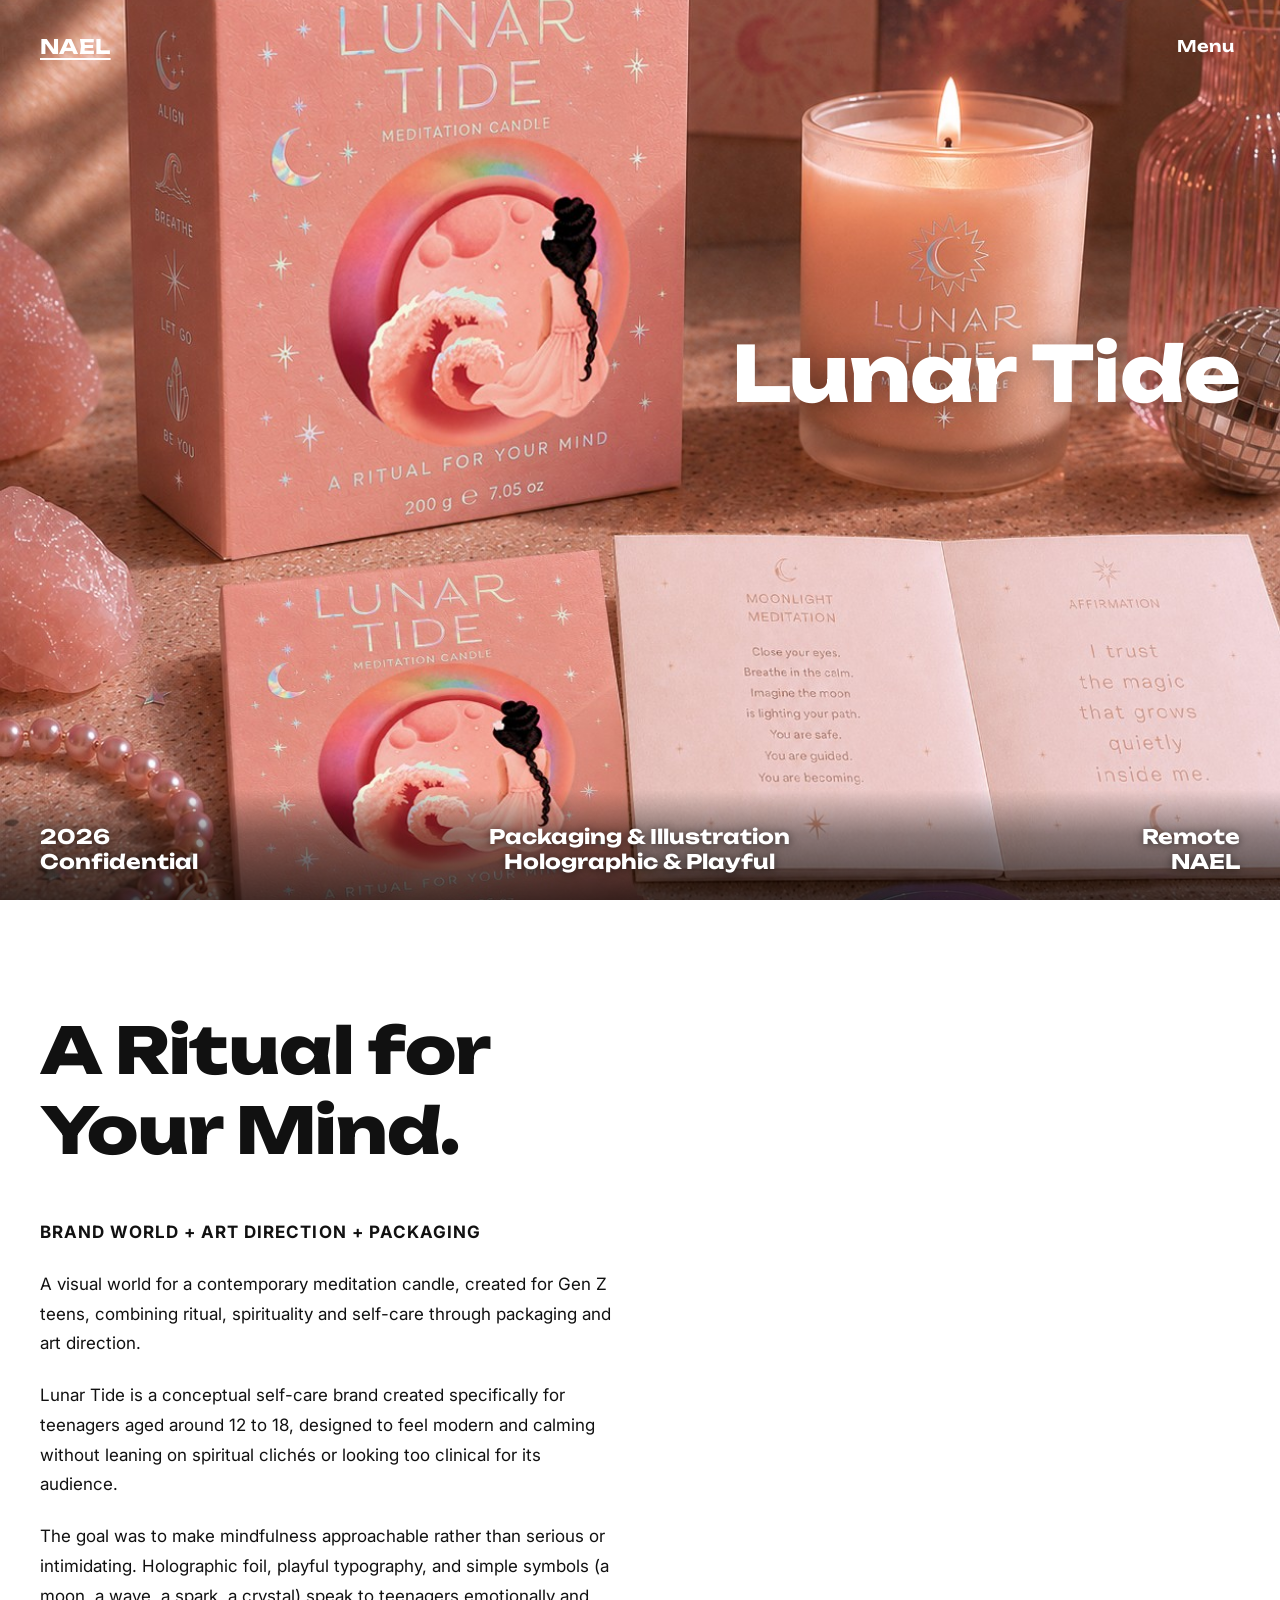
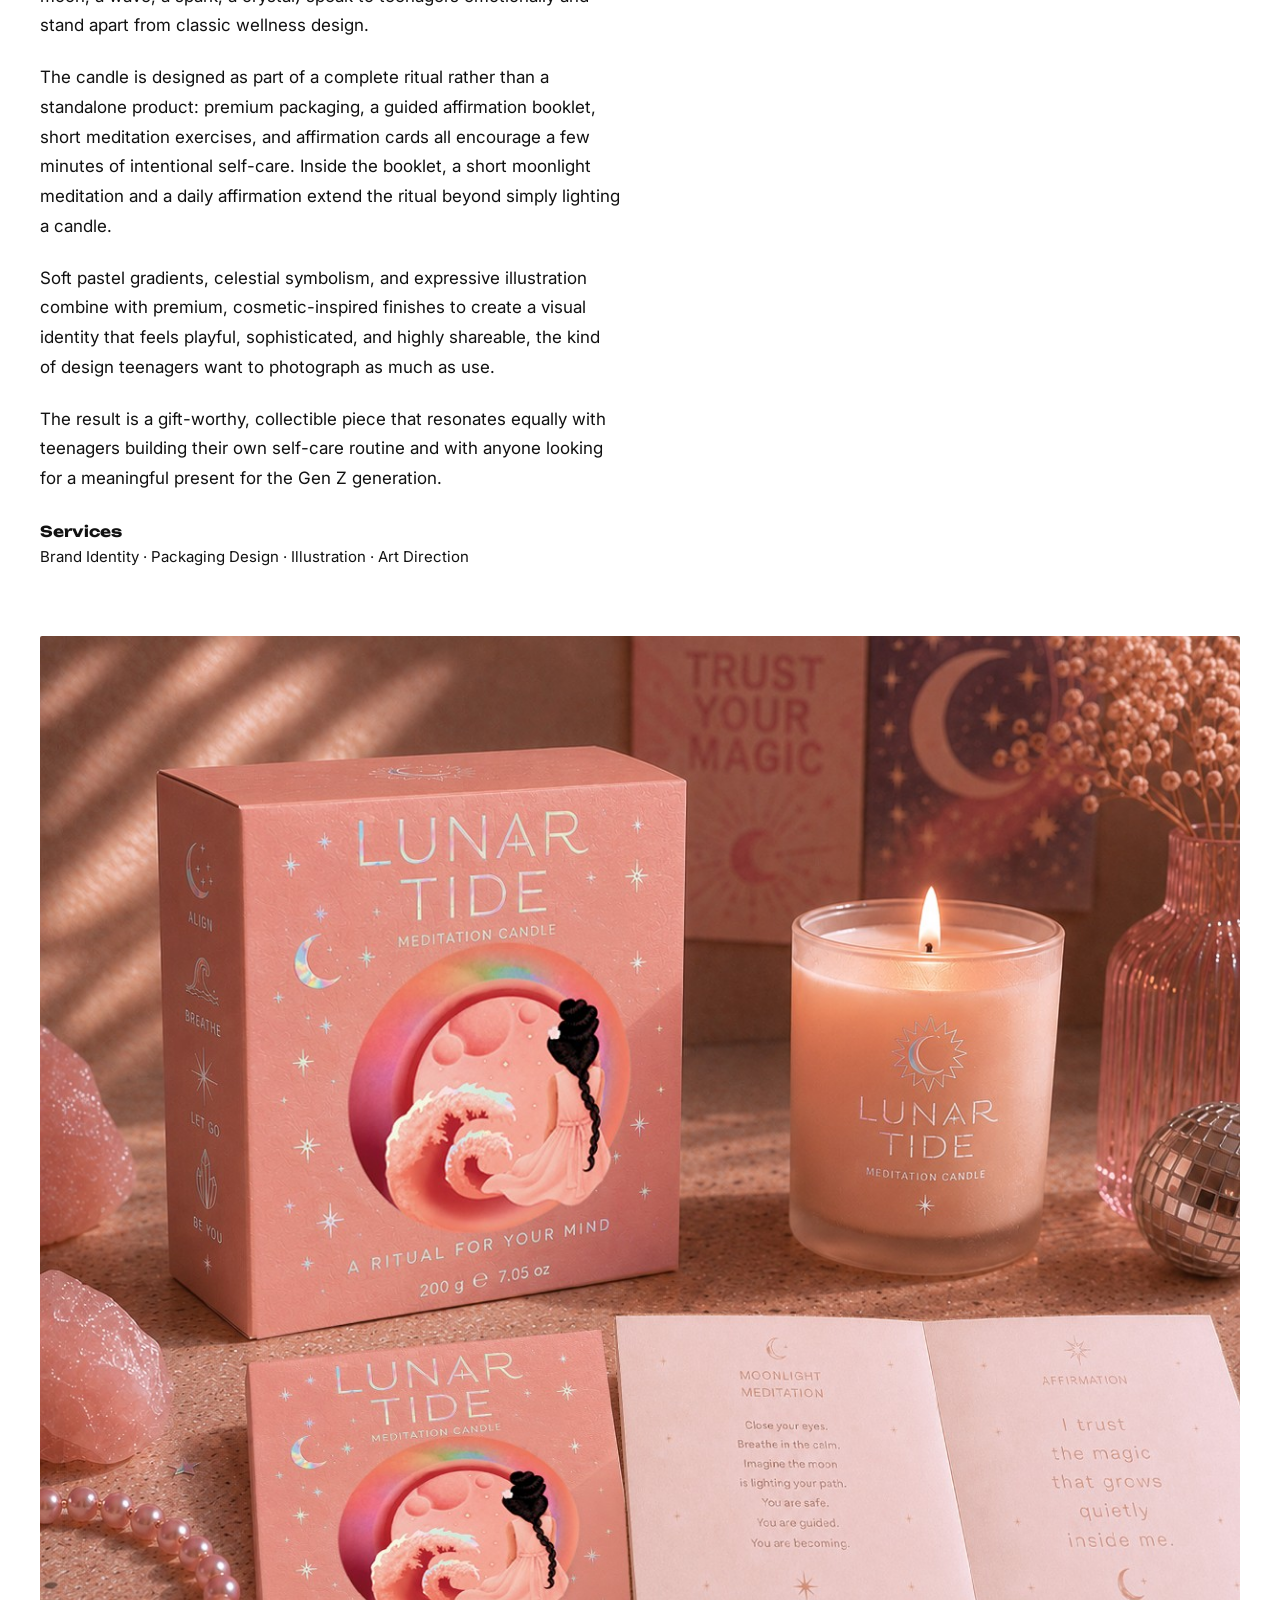
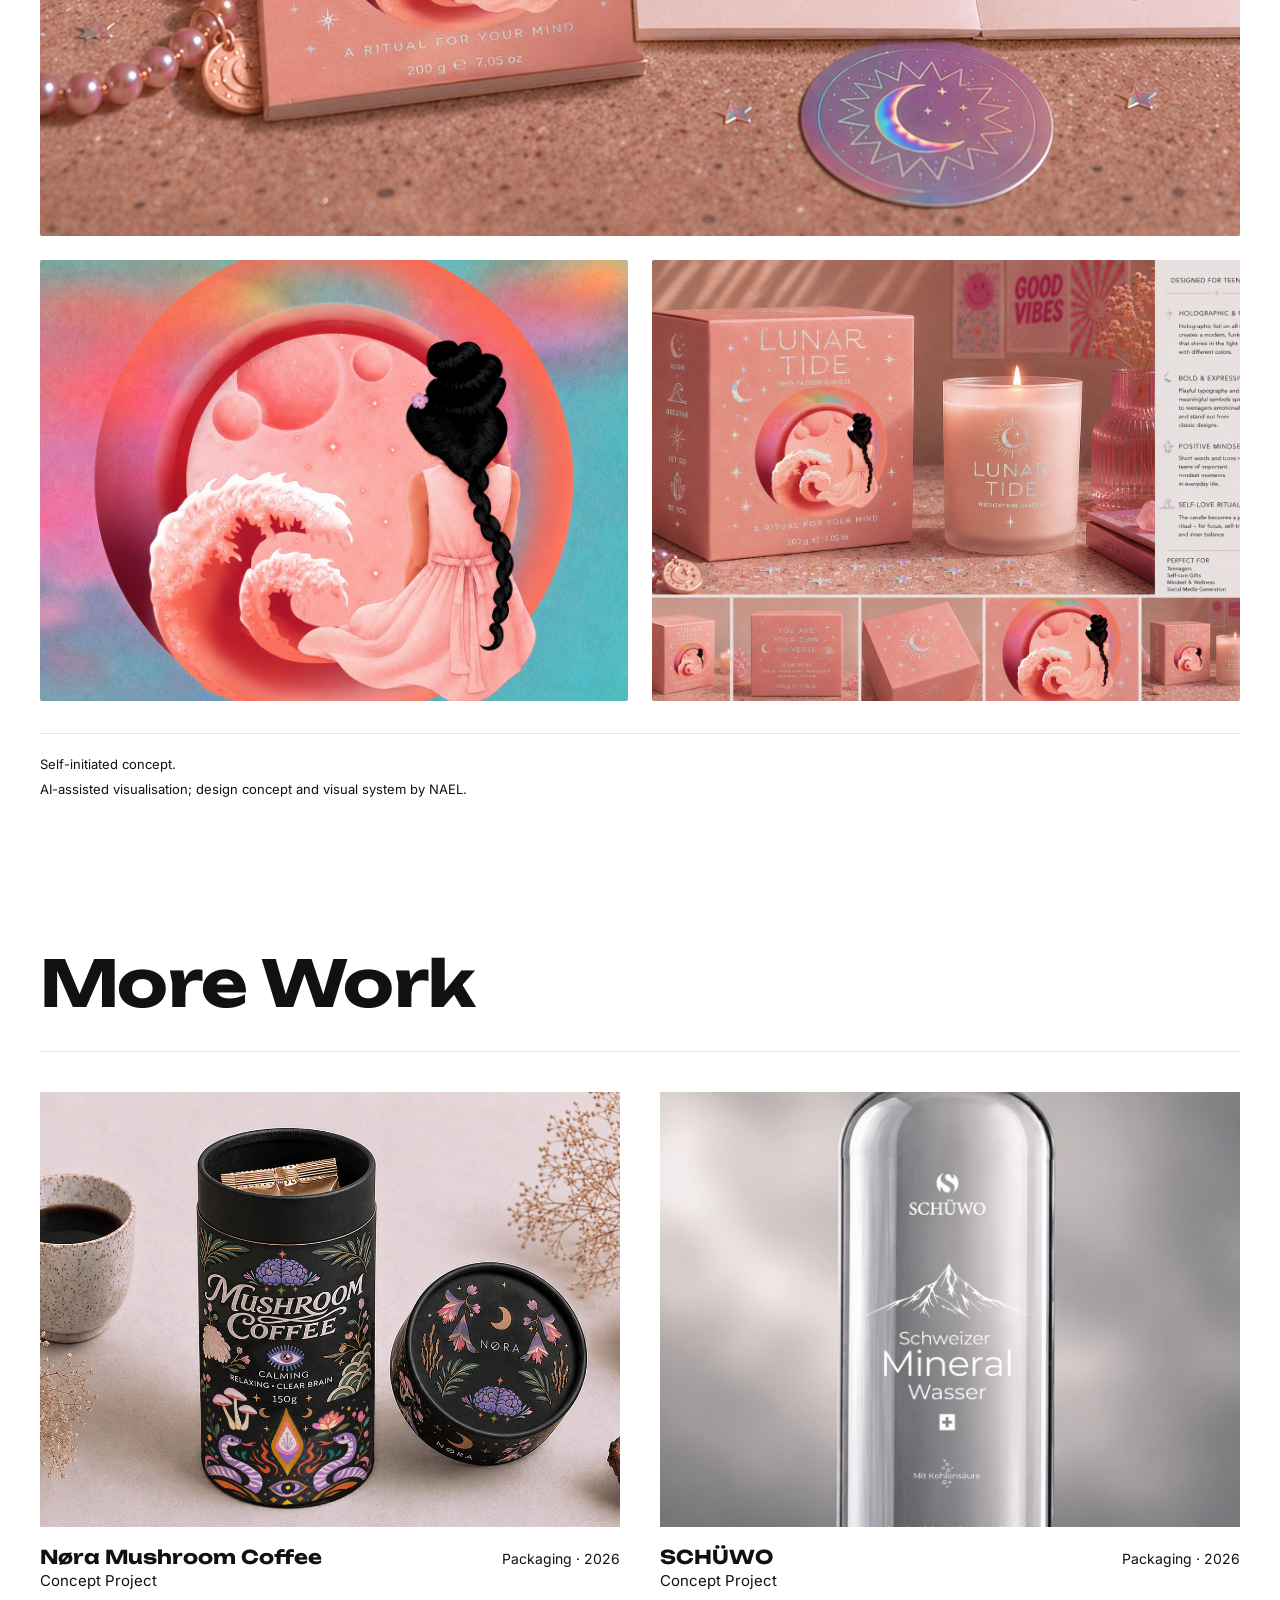
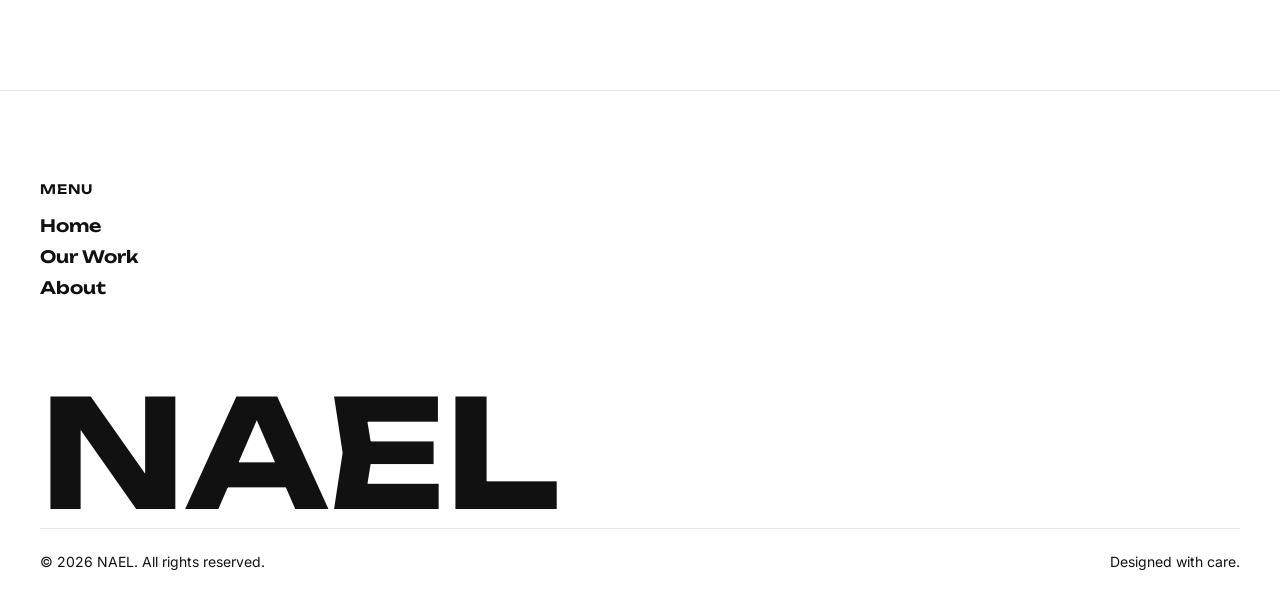
<file: projekt-lunar.html>
<!DOCTYPE html>
<html lang="en">
<head>
  <meta charset="UTF-8" />
  <meta name="viewport" content="width=device-width, initial-scale=1.0" />
  <title>Lunar Tide — NAEL</title>
  <meta name="description" content="Packaging and illustration design for Lunar Tide, a meditation candle for teenagers." />

  <link rel="preconnect" href="https://fonts.googleapis.com">
  <link rel="preconnect" href="https://fonts.gstatic.com" crossorigin>
  <link href="https://fonts.googleapis.com/css2?family=Unbounded:wght@600;700;800;900&family=Inter:wght@400;500&display=swap" rel="stylesheet">


  <link rel="icon" type="image/x-icon" href="images/favicon.ico" />
  <link rel="icon" type="image/png" sizes="32x32" href="images/favicon-32.png" />
  <link rel="icon" type="image/png" sizes="16x16" href="images/favicon-16.png" />
  <link rel="apple-touch-icon" href="images/apple-touch-icon.png" />
  <link rel="stylesheet" href="css/style.css" />
</head>
<body>

  <!-- ===================== HEADER ===================== -->
  <header class="site-header">
    <a href="index.html" class="logo">NAEL</a>
    <button class="menu-toggle" data-menu-toggle>Menu</button>
  </header>

  <nav class="nav-overlay" data-nav-overlay>
    <button class="nav-overlay-close" data-nav-close>Close</button>
    <ul class="nav-links">
      <li><a href="index.html">Home</a></li>
      <li><a href="work.html">Our Work</a></li>
      <li><a href="about.html">About</a></li>
      <li><a href="mailto:hello@nael.agency">Contact</a></li>
    </ul>
  </nav>

  <!-- ===================== PROJECT HEADER IMAGE WITH TEXT OVERLAY ===================== -->
  <section class="project-header">
    <img src="images/projects/lunar/header.jpg" alt="Lunar Tide meditation candle header image" />
    <h1 class="project-header-title">Lunar Tide</h1>
    <div class="project-header-meta">
      <div>
        <strong>2026</strong>
        <span>Confidential</span>
      </div>
      <div>
        <strong>Packaging & Illustration</strong>
        <span>Holographic & Playful</span>
      </div>
      <div>
        <strong>Remote</strong>
        <span>NAEL</span>
      </div>
    </div>
  </section>

  <!-- ===================== HEADLINE + COPY + SERVICES ===================== -->
  <section class="project-copy reveal">
    <div class="project-copy-grid">
      <h2>A Ritual for Your Mind.</h2>
      <div class="project-copy-body">
        <p class="section-label">Brand World + Art Direction + Packaging</p>

        <p>
          A visual world for a contemporary meditation candle,
          created for Gen Z teens, combining ritual, spirituality
          and self-care through packaging and art direction.
        </p>

        <p>
          Lunar Tide is a conceptual self-care brand created
          specifically for teenagers aged around 12 to 18, designed
          to feel modern and calming without leaning on spiritual
          clichés or looking too clinical for its audience.
        </p>
        <p>
          The goal was to make mindfulness approachable rather than
          serious or intimidating. Holographic foil, playful
          typography, and simple symbols (a moon, a wave, a spark, a
          crystal) speak to teenagers emotionally and stand apart
          from classic wellness design.
        </p>
        <p>
          The candle is designed as part of a complete ritual rather
          than a standalone product: premium packaging, a guided
          affirmation booklet, short meditation exercises, and
          affirmation cards all encourage a few minutes of intentional
          self-care. Inside the booklet, a short moonlight meditation
          and a daily affirmation extend the ritual beyond simply
          lighting a candle.
        </p>
        <p>
          Soft pastel gradients, celestial symbolism, and expressive
          illustration combine with premium, cosmetic-inspired
          finishes to create a visual identity that feels playful,
          sophisticated, and highly shareable, the kind of design
          teenagers want to photograph as much as use.
        </p>
        <p>
          The result is a gift-worthy, collectible piece that
          resonates equally with teenagers building their own
          self-care routine and with anyone looking for a meaningful
          present for the Gen Z generation.
        </p>

        <div class="project-copy-services">
          <strong>Services</strong>
          Brand Identity · Packaging Design · Illustration · Art Direction
        </div>
      </div>
    </div>
  </section>

  <!-- ===================== IMAGE GALLERY ===================== -->
  <section class="project-body">
    <img src="images/projects/lunar/thumb.jpg" alt="Lunar Tide meditation candle full flat lay" class="reveal" />

    <div class="gallery-grid-2">
      <img src="images/projects/lunar/img-1.jpg" alt="Lunar Tide illustration detail" class="reveal" />
      <img src="images/projects/lunar/board.jpg" alt="Lunar Tide design rationale overview" class="reveal" />
    </div>

    <div class="project-disclosure">
      <p>Self-initiated concept.</p>
      <p>AI-assisted visualisation; design concept and visual system by NAEL.</p>
    </div>
  </section>

  <!-- ===================== MORE WORK ===================== -->
  <section class="more-work">
    <h2 class="more-work-title reveal">More Work</h2>
    <hr class="hairline" />
    <div class="project-grid" style="margin-top: 40px;">
      <a href="projekt-nora.html" class="project-card reveal">
        <div class="project-thumb">
          <img src="images/projects/nora/thumb.jpg" alt="Nora Mushroom Coffee Packaging" />
          <span class="project-view-tag">View Project</span>
        </div>
        <div class="project-meta">
          <div class="names">
            <span class="project-name">Nøra Mushroom Coffee</span>
            <span class="project-client">Concept Project</span>
          </div>
          <span class="project-tags">Packaging · 2026</span>
        </div>
      </a>
      <a href="projekt-schuewo.html" class="project-card reveal">
        <div class="project-thumb">
          <img src="images/projects/schuewo/thumb.jpg" alt="SCHÜWO Swiss Mineral Water Packaging" />
          <span class="project-view-tag">View Project</span>
        </div>
        <div class="project-meta">
          <div class="names">
            <span class="project-name">SCHÜWO</span>
            <span class="project-client">Concept Project</span>
          </div>
          <span class="project-tags">Packaging · 2026</span>
        </div>
      </a>
    </div>
  </section>

  <!-- ===================== FOOTER ===================== -->
  <footer class="site-footer">
    <div class="footer-grid">      <div class="footer-col">
        <h4>Menu</h4>
        <a href="index.html">Home</a>
        <a href="work.html">Our Work</a>
        <a href="about.html">About</a>
      </div>
      <!-- Socials-Bereich vorerst versteckt, bei Bedarf einfach den Kommentar entfernen
      <div class="footer-col">
        <h4>Socials</h4>
        <a href="#" target="_blank" rel="noopener">Instagram</a>
        <a href="#" target="_blank" rel="noopener">LinkedIn</a>
      </div>
      -->
    </div>

    <p class="footer-wordmark">NAEL</p>

    <div class="footer-bottom">
      <span>© 2026 NAEL. All rights reserved.</span>
      <span>Designed with care.</span>
    </div>
  </footer>

  <script src="js/script.js"></script>
</body>
</html>
</file>
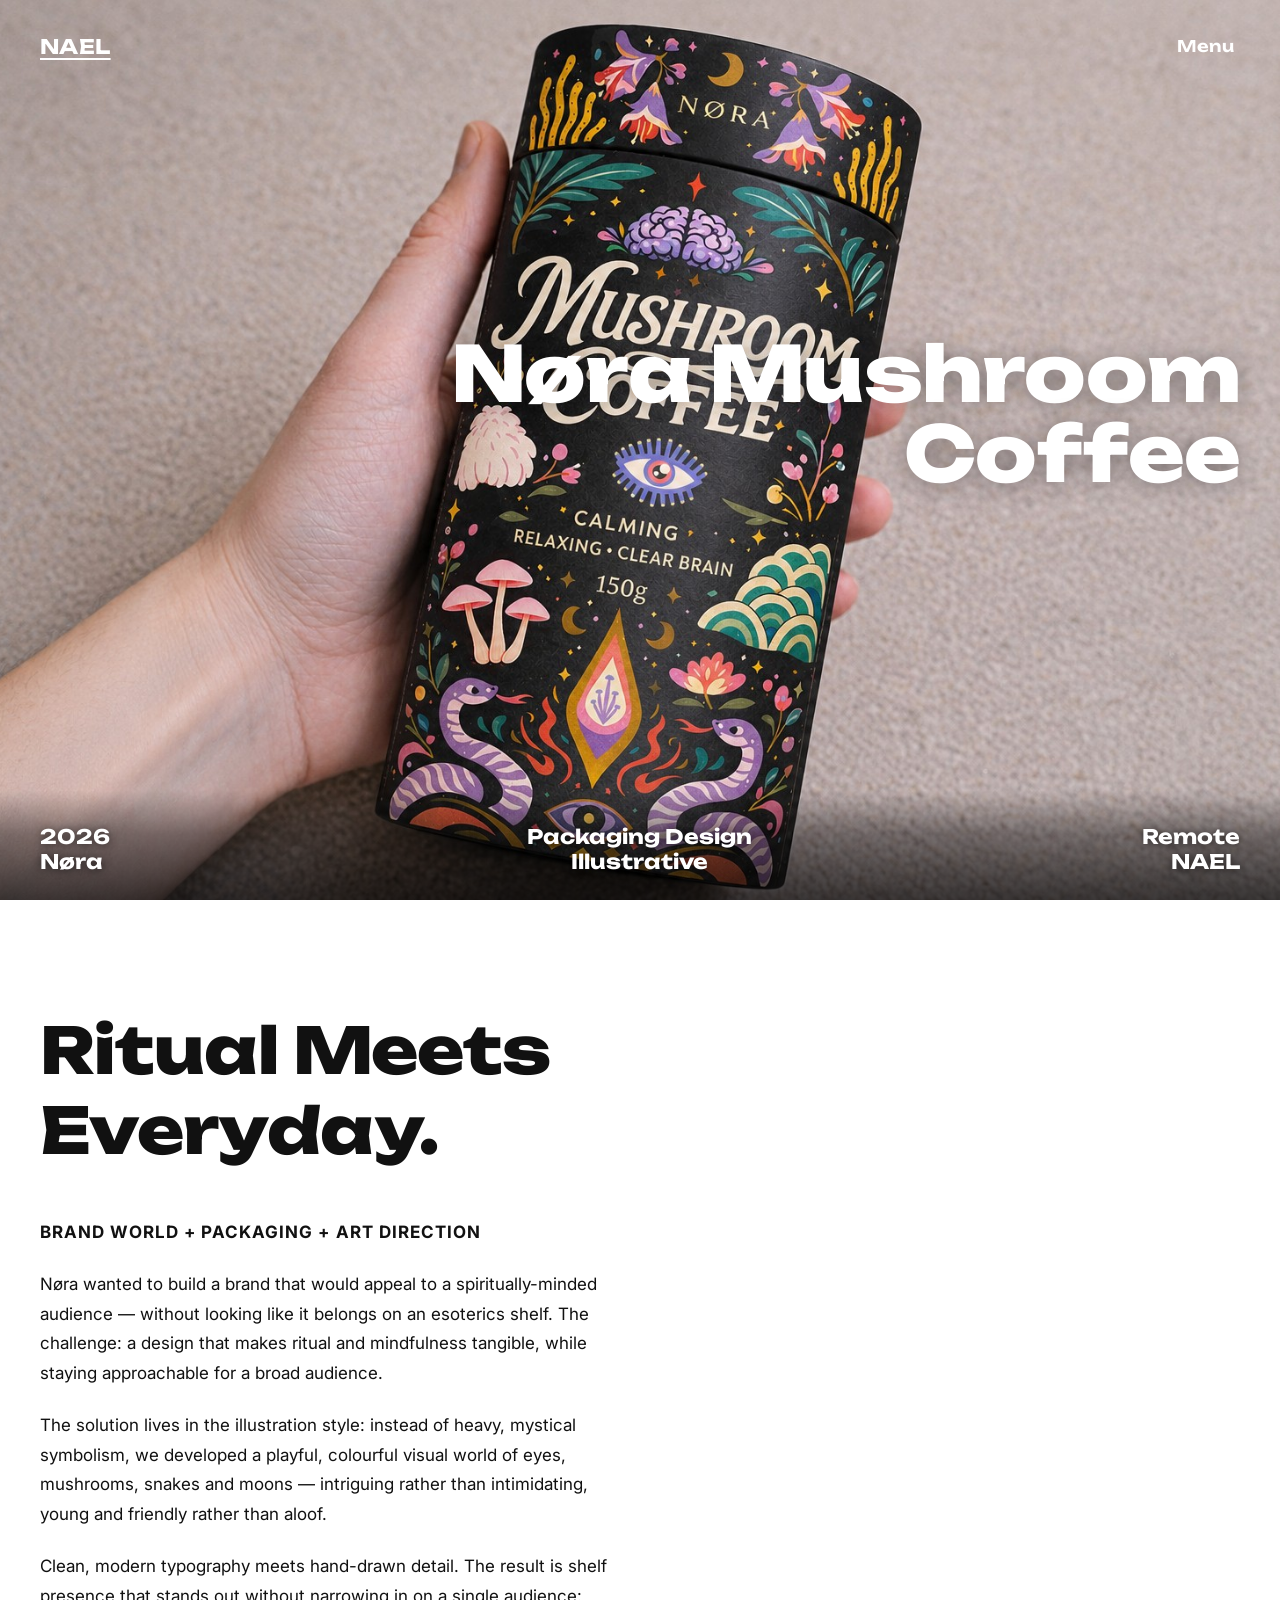
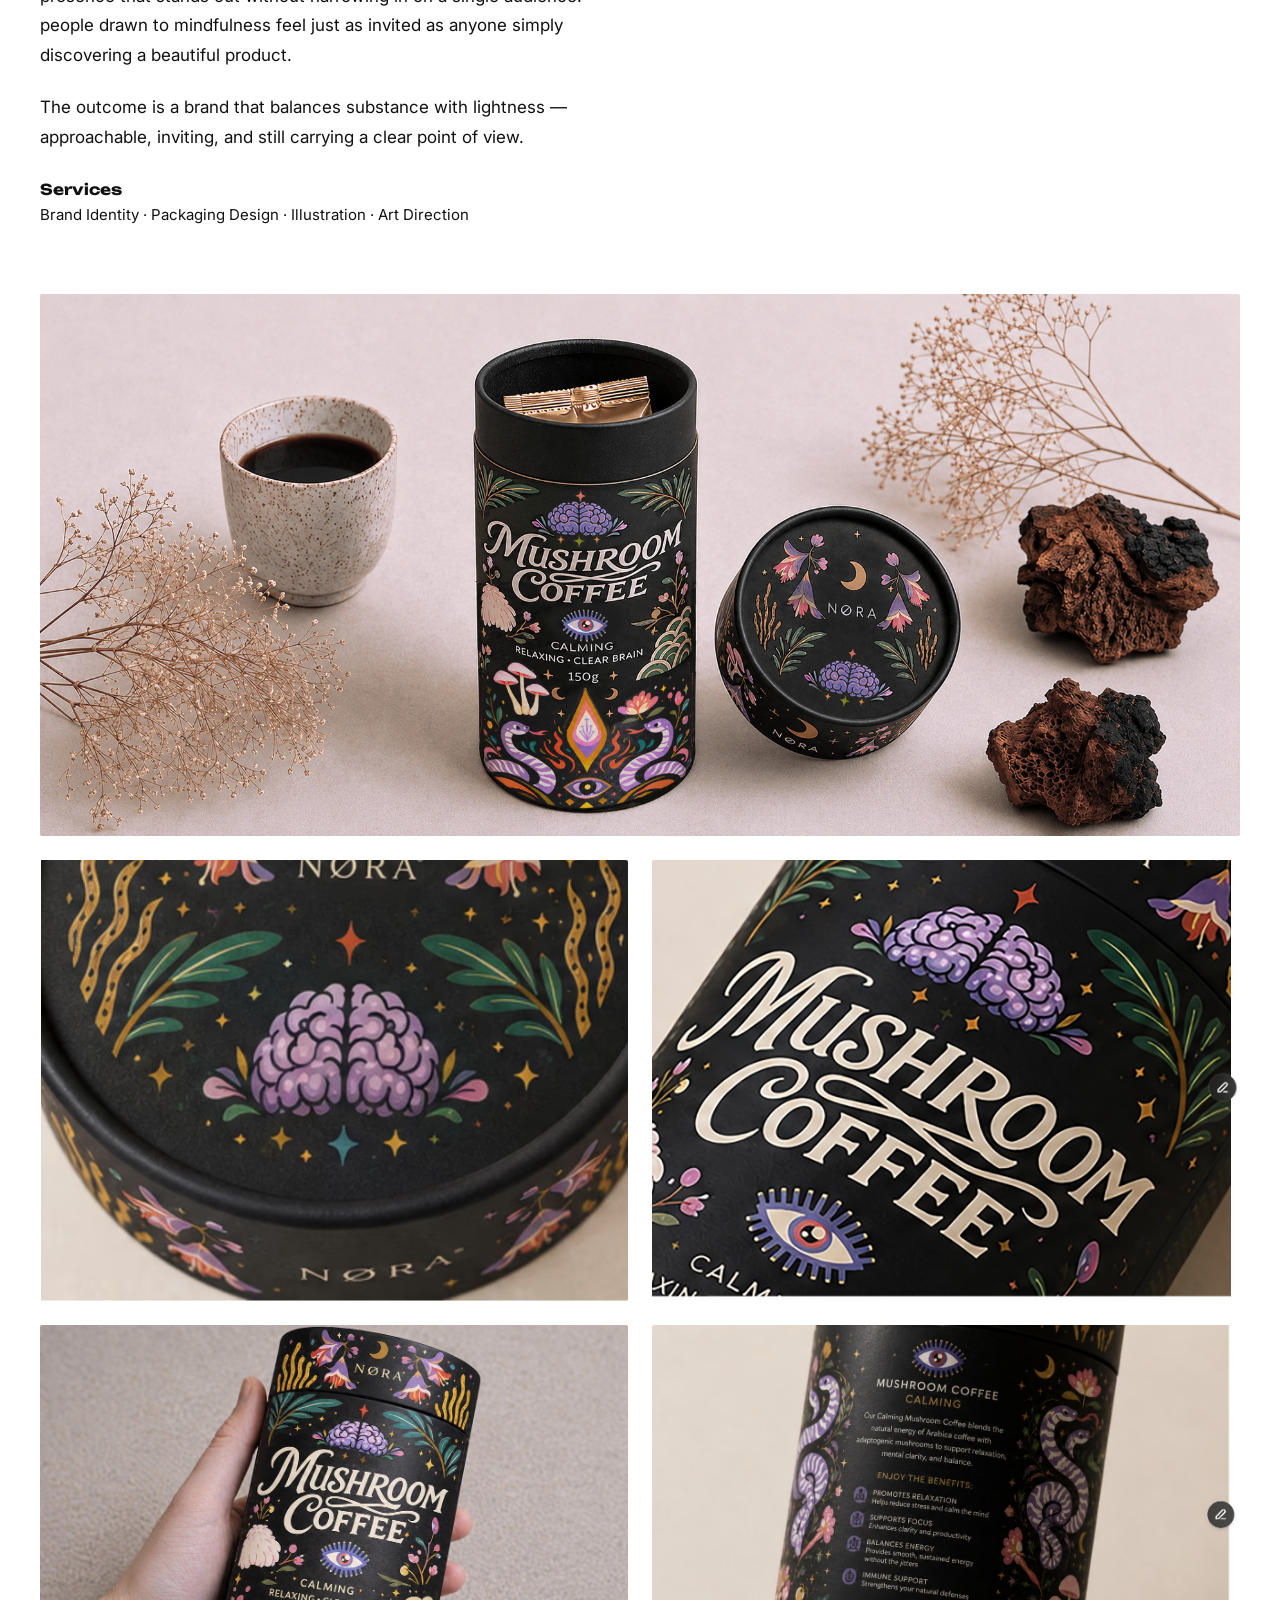
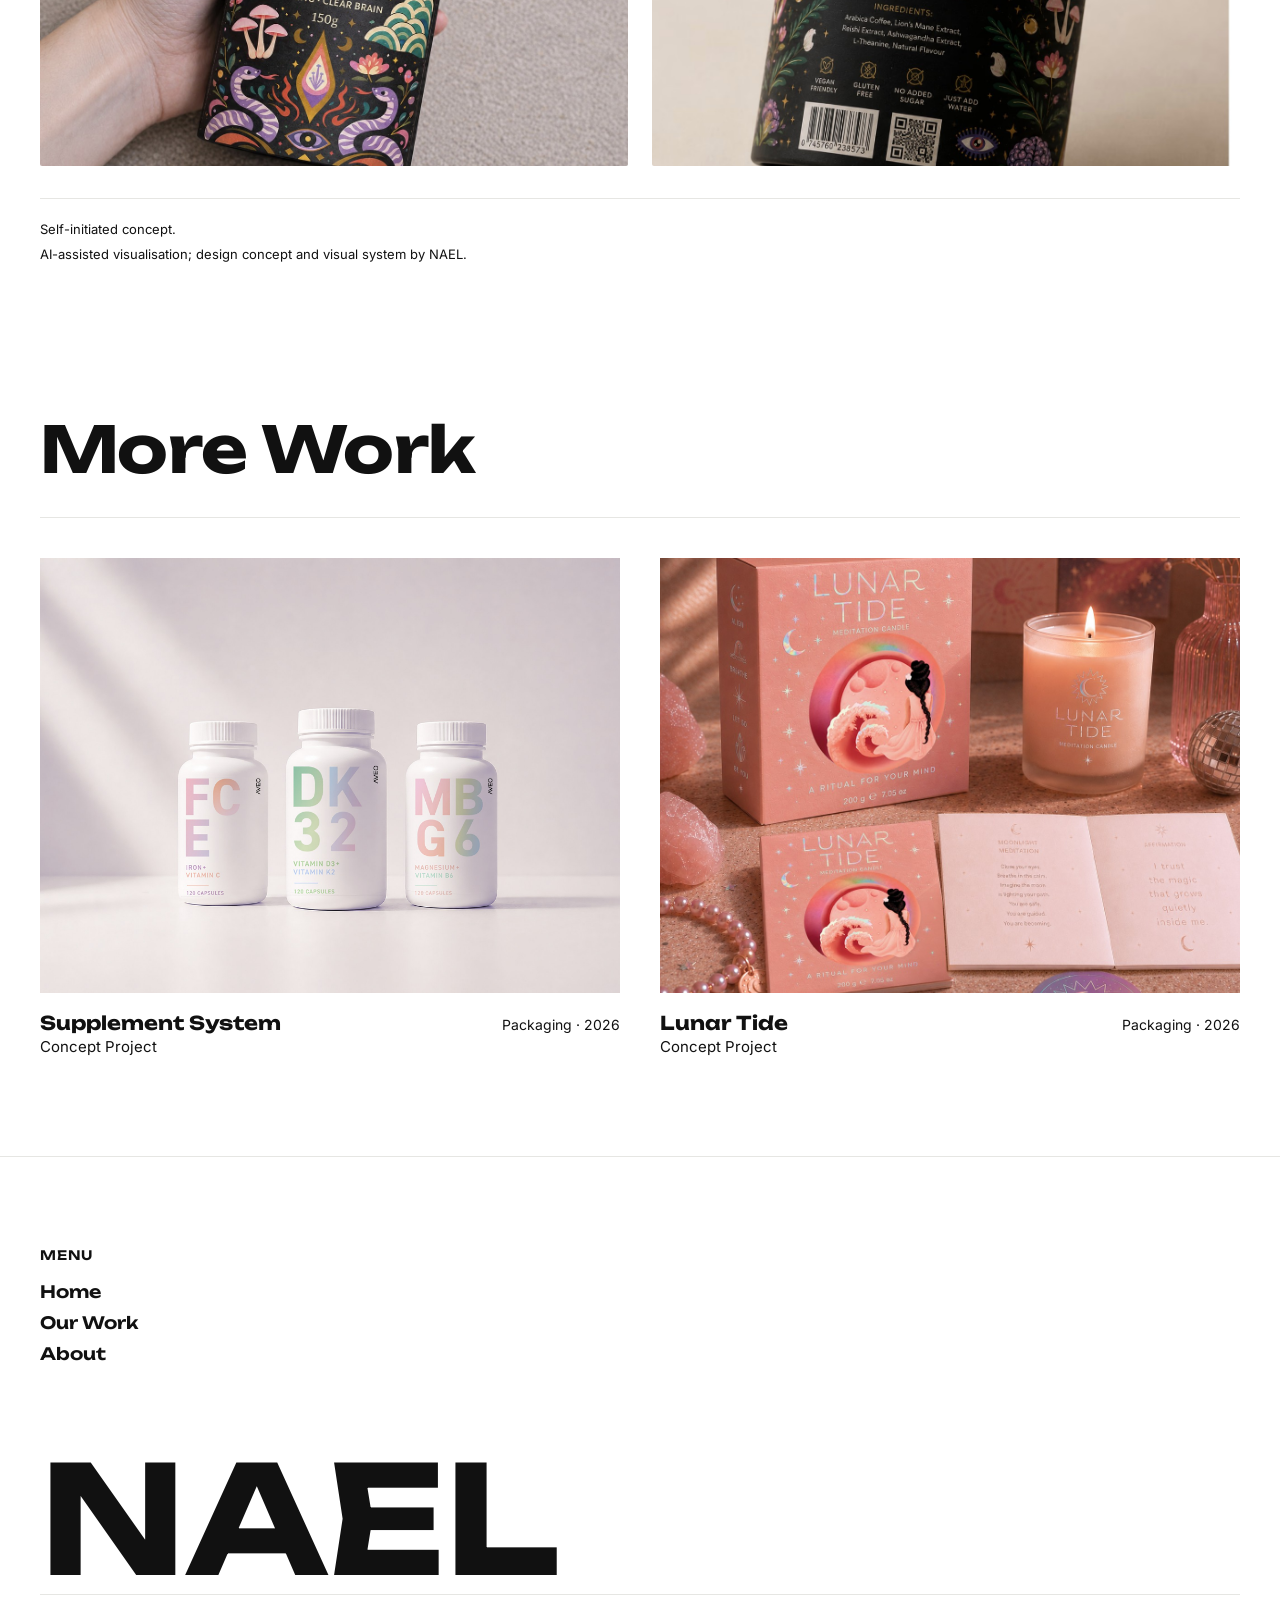
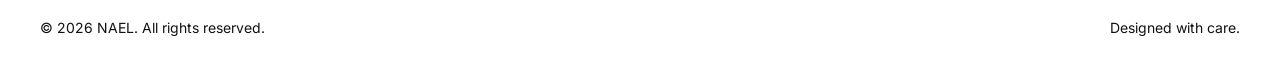
<file: projekt-nora.html>
<!DOCTYPE html>
<html lang="en">
<head>
  <meta charset="UTF-8" />
  <meta name="viewport" content="width=device-width, initial-scale=1.0" />
  <title>Nøra Mushroom Coffee — NAEL</title>
  <meta name="description" content="Branding and packaging design for Nøra Mushroom Coffee." />

  <link rel="preconnect" href="https://fonts.googleapis.com">
  <link rel="preconnect" href="https://fonts.gstatic.com" crossorigin>
  <link href="https://fonts.googleapis.com/css2?family=Unbounded:wght@600;700;800;900&family=Inter:wght@400;500&display=swap" rel="stylesheet">


  <link rel="icon" type="image/x-icon" href="images/favicon.ico" />
  <link rel="icon" type="image/png" sizes="32x32" href="images/favicon-32.png" />
  <link rel="icon" type="image/png" sizes="16x16" href="images/favicon-16.png" />
  <link rel="apple-touch-icon" href="images/apple-touch-icon.png" />
  <link rel="stylesheet" href="css/style.css" />
</head>
<body>

  <!-- ===================== HEADER ===================== -->
  <header class="site-header">
    <a href="index.html" class="logo">NAEL</a>
    <button class="menu-toggle" data-menu-toggle>Menu</button>
  </header>

  <nav class="nav-overlay" data-nav-overlay>
    <button class="nav-overlay-close" data-nav-close>Close</button>
    <ul class="nav-links">
      <li><a href="index.html">Home</a></li>
      <li><a href="work.html">Our Work</a></li>
      <li><a href="about.html">About</a></li>
      <li><a href="mailto:hello@nael.agency">Contact</a></li>
    </ul>
  </nav>

  <!-- ===================== PROJECT HEADER IMAGE WITH TEXT OVERLAY ===================== -->
  <section class="project-header">
    <img src="images/projects/nora/header.jpg" alt="Nøra Mushroom Coffee header image" />
    <h1 class="project-header-title">Nøra Mushroom<br />Coffee</h1>
    <div class="project-header-meta">
      <div>
        <strong>2026</strong>
        <span>Nøra</span>
      </div>
      <div>
        <strong>Packaging Design</strong>
        <span>Illustrative</span>
      </div>
      <div>
        <strong>Remote</strong>
        <span>NAEL</span>
      </div>
    </div>
  </section>

  <!-- ===================== HEADLINE + COPY + SERVICES ===================== -->
  <section class="project-copy reveal">
    <div class="project-copy-grid">
      <h2>Ritual Meets Everyday.</h2>
      <div class="project-copy-body">
        <p class="section-label">Brand World + Packaging + Art Direction</p>
        <p>
          Nøra wanted to build a brand that would appeal to a
          spiritually-minded audience — without looking like it
          belongs on an esoterics shelf. The challenge: a design
          that makes ritual and mindfulness tangible, while staying
          approachable for a broad audience.
        </p>
        <p>
          The solution lives in the illustration style: instead of
          heavy, mystical symbolism, we developed a playful,
          colourful visual world of eyes, mushrooms, snakes and
          moons — intriguing rather than intimidating, young and
          friendly rather than aloof.
        </p>
        <p>
          Clean, modern typography meets hand-drawn detail. The
          result is shelf presence that stands out without narrowing
          in on a single audience: people drawn to mindfulness feel
          just as invited as anyone simply discovering a beautiful
          product.
        </p>
        <p>
          The outcome is a brand that balances substance with
          lightness — approachable, inviting, and still carrying a
          clear point of view.
        </p>
        <div class="project-copy-services">
          <strong>Services</strong>
          Brand Identity · Packaging Design · Illustration · Art Direction
        </div>
      </div>
    </div>
  </section>

  <!-- ===================== IMAGE GALLERY ===================== -->
  <section class="project-body">
    <img src="images/projects/nora/thumb.jpg" alt="Nøra Mushroom Coffee product photo" class="reveal" />

    <div class="gallery-grid-2">
      <img src="images/projects/nora/detail-lid.jpg" alt="Nøra Mushroom Coffee lid detail" class="reveal" />
      <img src="images/projects/nora/detail-logo.jpg" alt="Nøra Mushroom Coffee logotype detail" class="reveal" />
    </div>

    <div class="gallery-grid-2">
      <img src="images/projects/nora/detail-hand.jpg" alt="Nøra Mushroom Coffee held in hand" class="reveal" />
      <img src="images/projects/nora/detail-back.jpg" alt="Nøra Mushroom Coffee back panel with product info" class="reveal" />
    </div>

    <div class="project-disclosure">
      <p>Self-initiated concept.</p>
      <p>AI-assisted visualisation; design concept and visual system by NAEL.</p>
    </div>
  </section>

  <!-- ===================== MORE WORK ===================== -->
  <section class="more-work">
    <h2 class="more-work-title reveal">More Work</h2>
    <hr class="hairline" />
    <div class="project-grid" style="margin-top: 40px;">
      <a href="projekt-supplement.html" class="project-card reveal">
        <div class="project-thumb">
          <img src="images/projects/supplement/thumb.jpg" alt="Supplement System Packaging" />
          <span class="project-view-tag">View Project</span>
        </div>
        <div class="project-meta">
          <div class="names">
            <span class="project-name">Supplement System</span>
            <span class="project-client">Concept Project</span>
          </div>
          <span class="project-tags">Packaging · 2026</span>
        </div>
      </a>
      <a href="projekt-lunar.html" class="project-card reveal">
        <div class="project-thumb">
          <img src="images/projects/lunar/thumb.jpg" alt="Lunar Tide Meditation Candle Packaging" />
          <span class="project-view-tag">View Project</span>
        </div>
        <div class="project-meta">
          <div class="names">
            <span class="project-name">Lunar Tide</span>
            <span class="project-client">Concept Project</span>
          </div>
          <span class="project-tags">Packaging · 2026</span>
        </div>
      </a>
    </div>
  </section>

  <!-- ===================== FOOTER ===================== -->
  <footer class="site-footer">
    <div class="footer-grid">      <div class="footer-col">
        <h4>Menu</h4>
        <a href="index.html">Home</a>
        <a href="work.html">Our Work</a>
        <a href="about.html">About</a>
      </div>
      <!-- Socials-Bereich vorerst versteckt, bei Bedarf einfach den Kommentar entfernen
      <div class="footer-col">
        <h4>Socials</h4>
        <a href="#" target="_blank" rel="noopener">Instagram</a>
        <a href="#" target="_blank" rel="noopener">LinkedIn</a>
      </div>
      -->
    </div>

    <p class="footer-wordmark">NAEL</p>

    <div class="footer-bottom">
      <span>© 2026 NAEL. All rights reserved.</span>
      <span>Designed with care.</span>
    </div>
  </footer>

  <script src="js/script.js"></script>
</body>
</html>
</file>
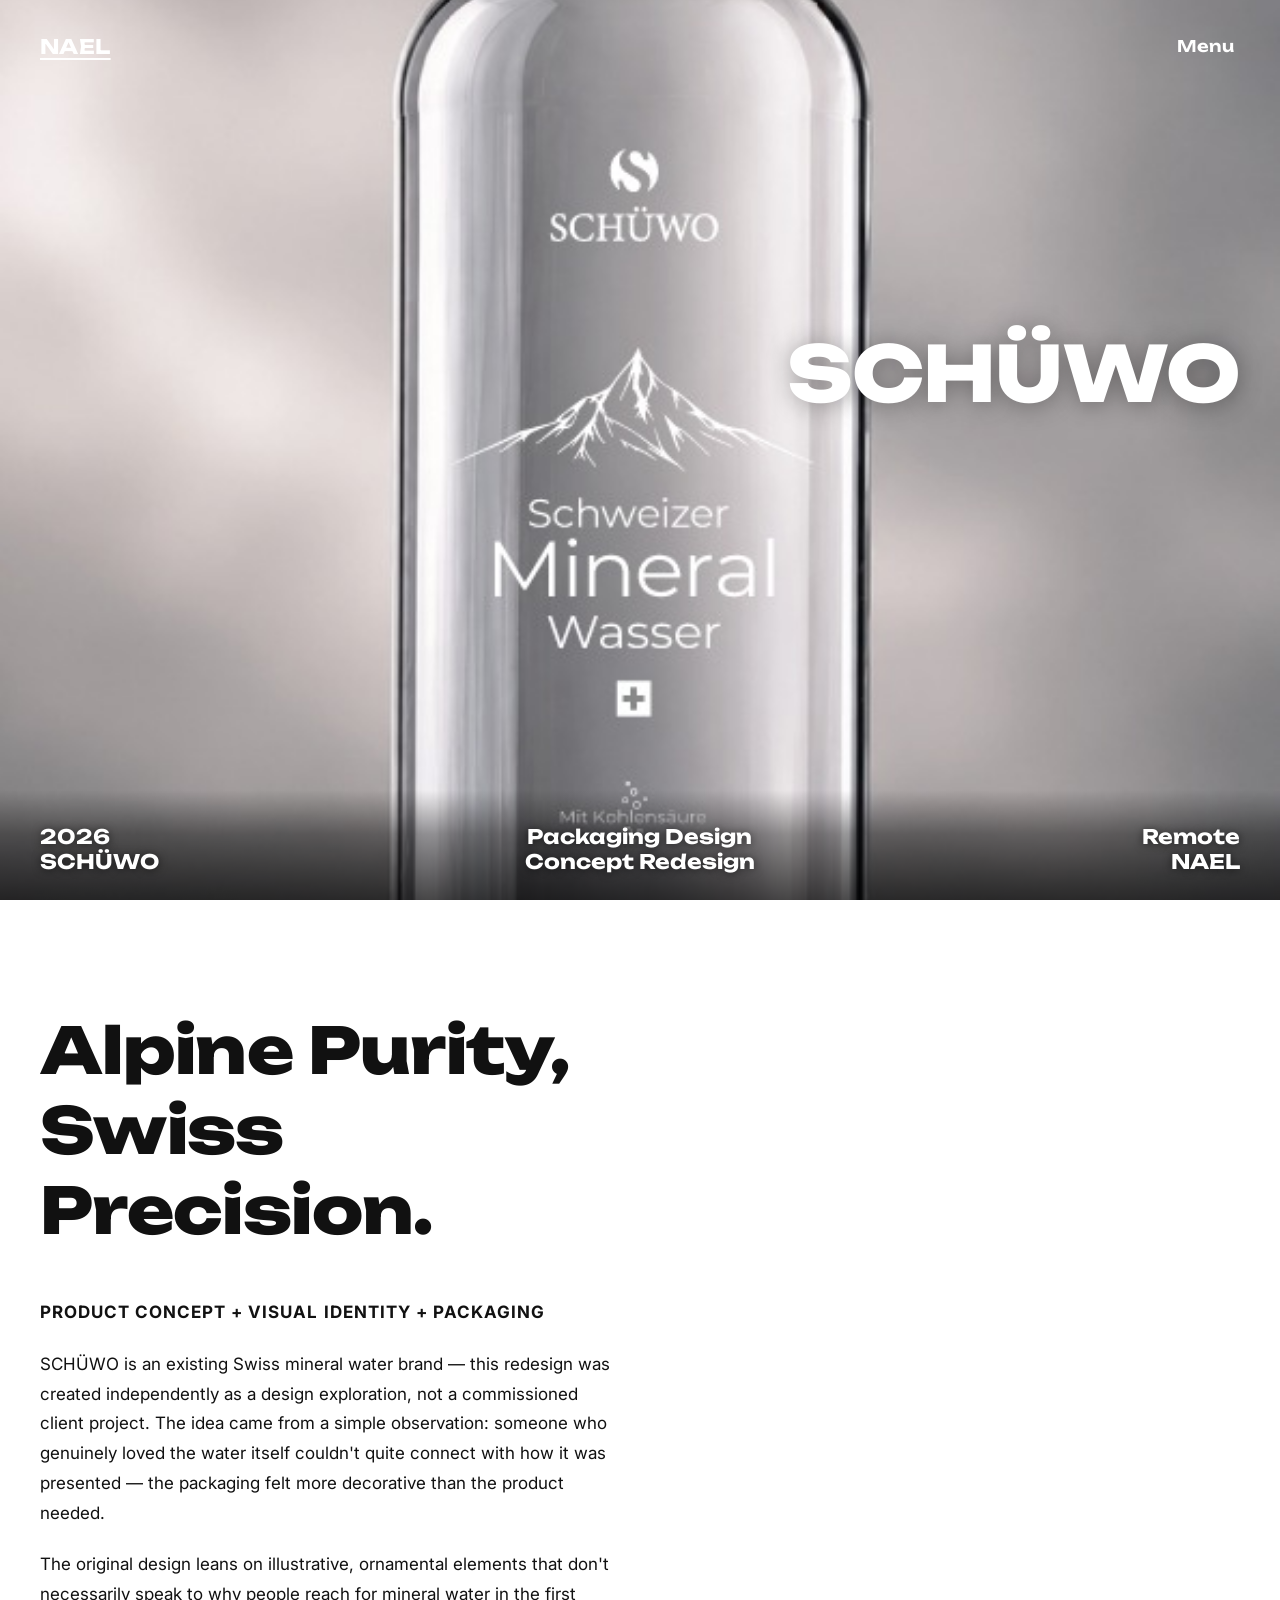
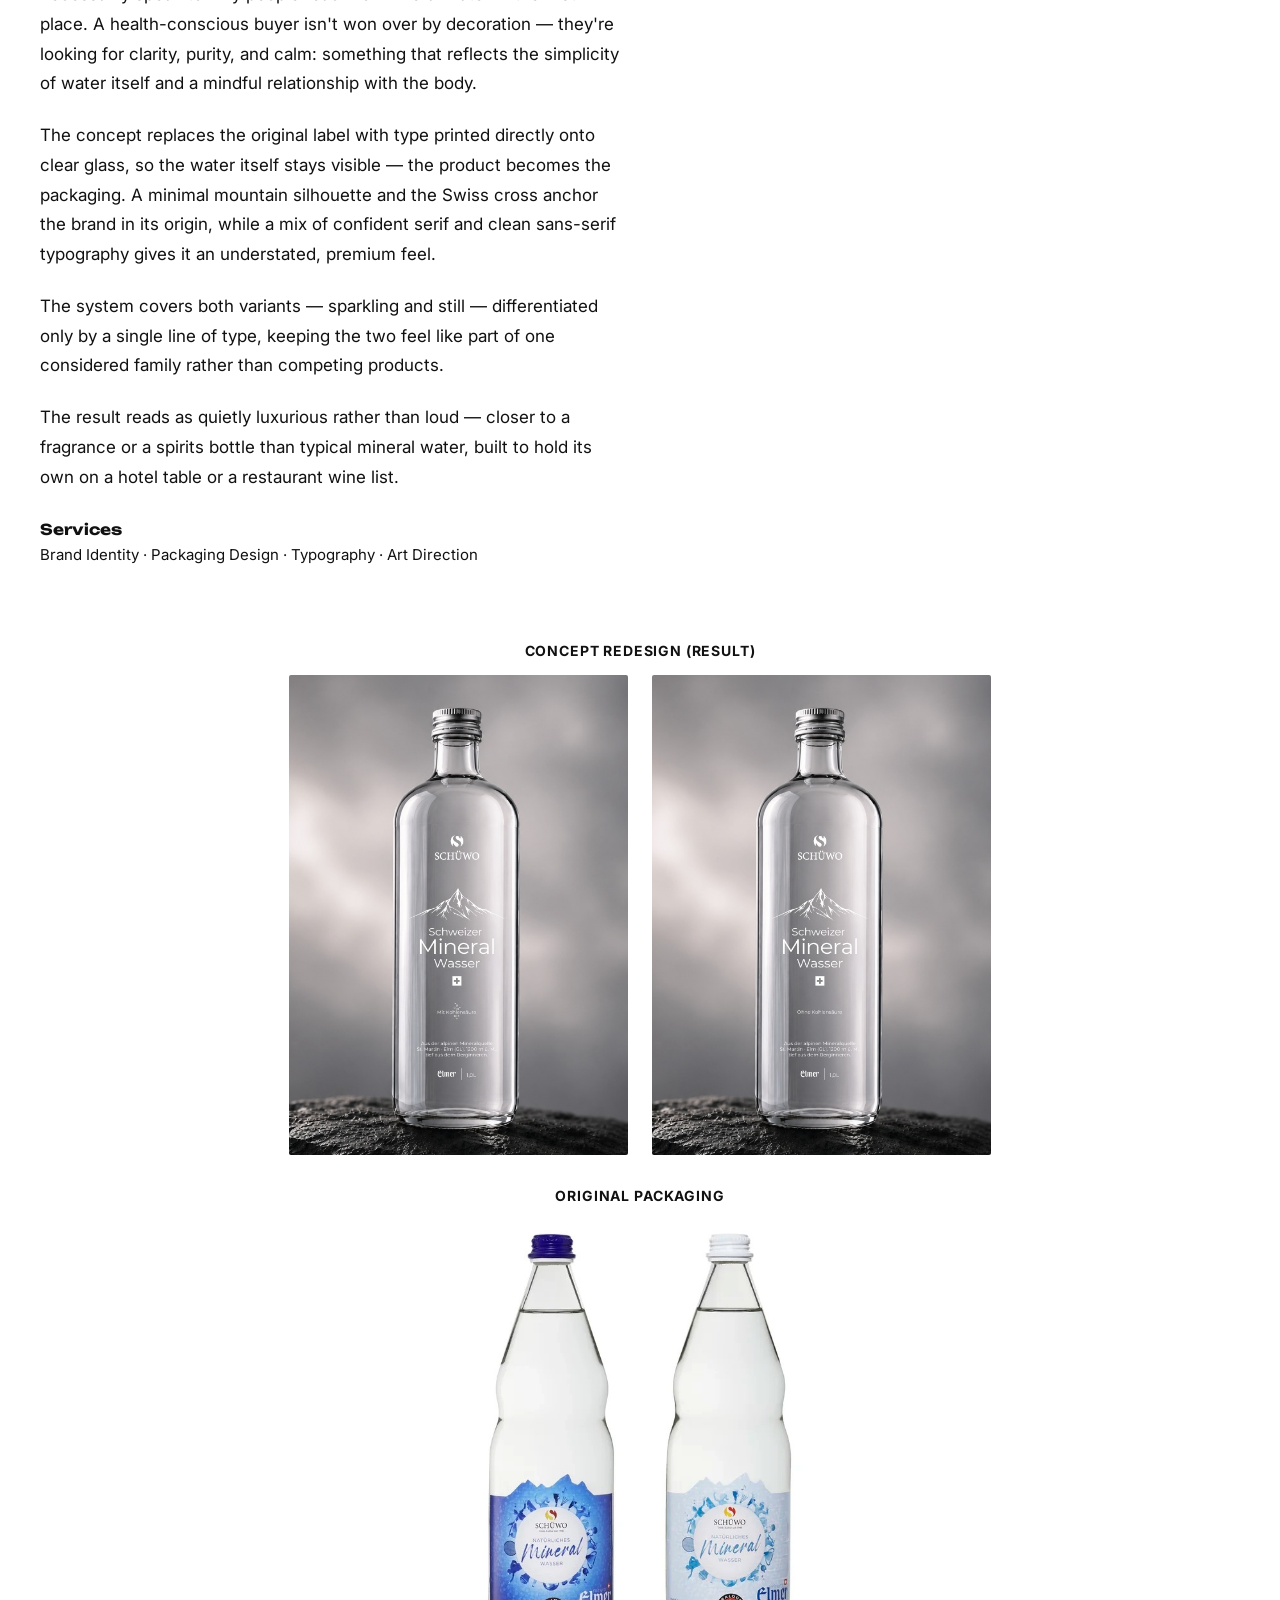
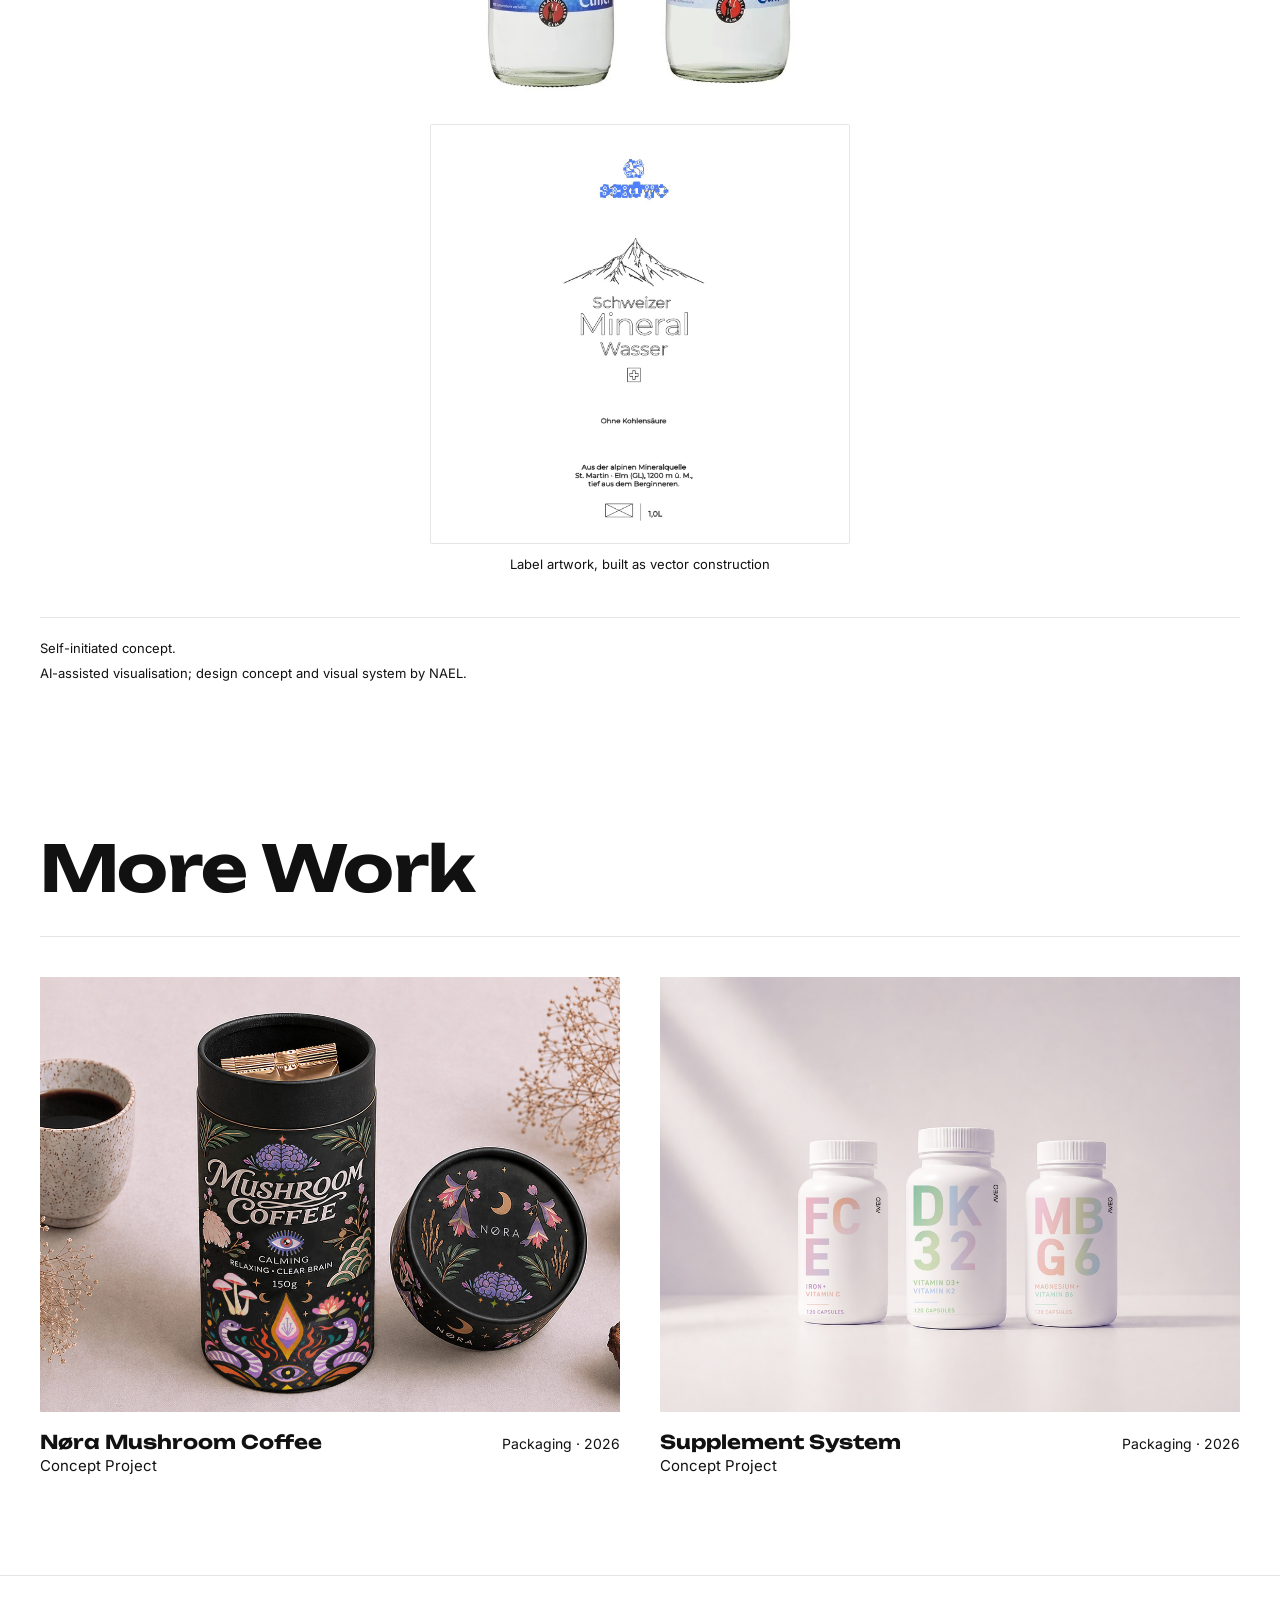
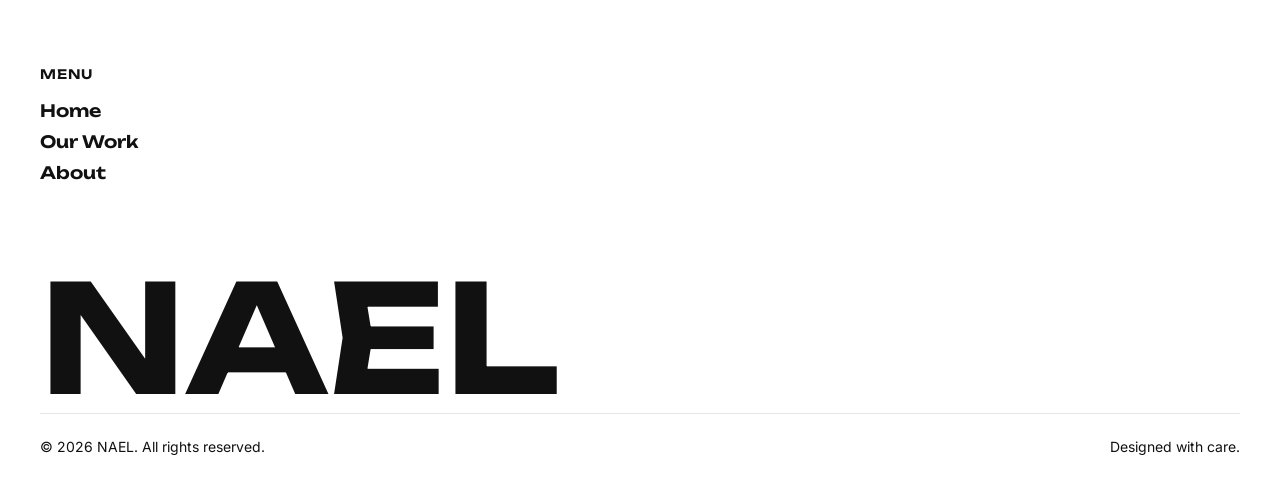
<file: projekt-schuewo.html>
<!DOCTYPE html>
<html lang="en">
<head>
  <meta charset="UTF-8" />
  <meta name="viewport" content="width=device-width, initial-scale=1.0" />
  <title>SCHÜWO — NAEL</title>
  <meta name="description" content="Packaging design for SCHÜWO Swiss mineral water." />

  <link rel="preconnect" href="https://fonts.googleapis.com">
  <link rel="preconnect" href="https://fonts.gstatic.com" crossorigin>
  <link href="https://fonts.googleapis.com/css2?family=Unbounded:wght@600;700;800;900&family=Inter:wght@400;500&display=swap" rel="stylesheet">


  <link rel="icon" type="image/x-icon" href="images/favicon.ico" />
  <link rel="icon" type="image/png" sizes="32x32" href="images/favicon-32.png" />
  <link rel="icon" type="image/png" sizes="16x16" href="images/favicon-16.png" />
  <link rel="apple-touch-icon" href="images/apple-touch-icon.png" />
  <link rel="stylesheet" href="css/style.css" />
</head>
<body>

  <!-- ===================== HEADER ===================== -->
  <header class="site-header">
    <a href="index.html" class="logo">NAEL</a>
    <button class="menu-toggle" data-menu-toggle>Menu</button>
  </header>

  <nav class="nav-overlay" data-nav-overlay>
    <button class="nav-overlay-close" data-nav-close>Close</button>
    <ul class="nav-links">
      <li><a href="index.html">Home</a></li>
      <li><a href="work.html">Our Work</a></li>
      <li><a href="about.html">About</a></li>
      <li><a href="mailto:hello@nael.agency">Contact</a></li>
    </ul>
  </nav>

  <!-- ===================== PROJECT HEADER IMAGE WITH TEXT OVERLAY ===================== -->
  <section class="project-header">
    <img src="images/projects/schuewo/header.jpg" alt="SCHÜWO Swiss mineral water header image" />
    <h1 class="project-header-title">SCHÜWO</h1>
    <div class="project-header-meta">
      <div>
        <strong>2026</strong>
        <span>SCHÜWO</span>
      </div>
      <div>
        <strong>Packaging Design</strong>
        <span>Concept Redesign</span>
      </div>
      <div>
        <strong>Remote</strong>
        <span>NAEL</span>
      </div>
    </div>
  </section>

  <!-- ===================== HEADLINE + COPY + SERVICES ===================== -->
  <section class="project-copy reveal">
    <div class="project-copy-grid">
      <h2>Alpine Purity, Swiss Precision.</h2>
      <div class="project-copy-body">
        <p class="section-label">Product Concept + Visual Identity + Packaging</p>
        <p>
          SCHÜWO is an existing Swiss mineral water brand — this
          redesign was created independently as a design exploration,
          not a commissioned client project. The idea came from a
          simple observation: someone who genuinely loved the water
          itself couldn't quite connect with how it was presented —
          the packaging felt more decorative than the product needed.
        </p>
        <p>
          The original design leans on illustrative, ornamental
          elements that don't necessarily speak to why people reach
          for mineral water in the first place. A health-conscious
          buyer isn't won over by decoration — they're looking for
          clarity, purity, and calm: something that reflects the
          simplicity of water itself and a mindful relationship with
          the body.
        </p>
        <p>
          The concept replaces the original label with type printed
          directly onto clear glass, so the water itself stays
          visible — the product becomes the packaging. A minimal
          mountain silhouette and the Swiss cross anchor the brand in
          its origin, while a mix of confident serif and clean
          sans-serif typography gives it an understated, premium feel.
        </p>
        <p>
          The system covers both variants — sparkling and still —
          differentiated only by a single line of type, keeping the
          two feel like part of one considered family rather than
          competing products.
        </p>
        <p>
          The result reads as quietly luxurious rather than loud —
          closer to a fragrance or a spirits bottle than typical
          mineral water, built to hold its own on a hotel table or a
          restaurant wine list.
        </p>
        <div class="project-copy-services">
          <strong>Services</strong>
          Brand Identity · Packaging Design · Typography · Art Direction
        </div>
      </div>
    </div>
  </section>

  <!-- ===================== IMAGE GALLERY ===================== -->
  <section class="project-body">
    <p class="section-label" style="text-align: center; margin-bottom: -8px;">Concept Redesign (Result)</p>
    <div class="gallery-row-compact">
      <img src="images/projects/schuewo/sparkling.jpg" alt="SCHÜWO concept redesign, sparkling (mit Kohlensäure)" class="reveal" />
      <img src="images/projects/schuewo/still.jpg" alt="SCHÜWO concept redesign, still (ohne Kohlensäure)" class="reveal" />
    </div>

    <p class="section-label" style="text-align: center; margin-bottom: -8px;">Original Packaging</p>
    <div class="gallery-row-compact">
      <img src="images/projects/schuewo/original-sparkling.jpg" alt="SCHÜWO original packaging, sparkling" class="reveal" />
      <img src="images/projects/schuewo/original-still.jpg" alt="SCHÜWO original packaging, still" class="reveal" />
    </div>

    <div class="process-proof">
      <img src="images/projects/schuewo/label-vector.jpg" alt="SCHÜWO label design, vector construction" class="reveal" />
      <p class="process-proof-caption">Label artwork, built as vector construction</p>
    </div>

    <div class="project-disclosure">
      <p>Self-initiated concept.</p>
      <p>AI-assisted visualisation; design concept and visual system by NAEL.</p>
    </div>
  </section>

  <!-- ===================== MORE WORK ===================== -->
  <section class="more-work">
    <h2 class="more-work-title reveal">More Work</h2>
    <hr class="hairline" />
    <div class="project-grid" style="margin-top: 40px;">
      <a href="projekt-nora.html" class="project-card reveal">
        <div class="project-thumb">
          <img src="images/projects/nora/thumb.jpg" alt="Nora Mushroom Coffee Packaging" />
          <span class="project-view-tag">View Project</span>
        </div>
        <div class="project-meta">
          <div class="names">
            <span class="project-name">Nøra Mushroom Coffee</span>
            <span class="project-client">Concept Project</span>
          </div>
          <span class="project-tags">Packaging · 2026</span>
        </div>
      </a>
      <a href="projekt-supplement.html" class="project-card reveal">
        <div class="project-thumb">
          <img src="images/projects/supplement/thumb.jpg" alt="Supplement System Packaging" />
          <span class="project-view-tag">View Project</span>
        </div>
        <div class="project-meta">
          <div class="names">
            <span class="project-name">Supplement System</span>
            <span class="project-client">Concept Project</span>
          </div>
          <span class="project-tags">Packaging · 2026</span>
        </div>
      </a>
    </div>
  </section>

  <!-- ===================== FOOTER ===================== -->
  <footer class="site-footer">
    <div class="footer-grid">      <div class="footer-col">
        <h4>Menu</h4>
        <a href="index.html">Home</a>
        <a href="work.html">Our Work</a>
        <a href="about.html">About</a>
      </div>
      <!-- Socials-Bereich vorerst versteckt, bei Bedarf einfach den Kommentar entfernen
      <div class="footer-col">
        <h4>Socials</h4>
        <a href="#" target="_blank" rel="noopener">Instagram</a>
        <a href="#" target="_blank" rel="noopener">LinkedIn</a>
      </div>
      -->
    </div>

    <p class="footer-wordmark">NAEL</p>

    <div class="footer-bottom">
      <span>© 2026 NAEL. All rights reserved.</span>
      <span>Designed with care.</span>
    </div>
  </footer>

  <script src="js/script.js"></script>
</body>
</html>
</file>
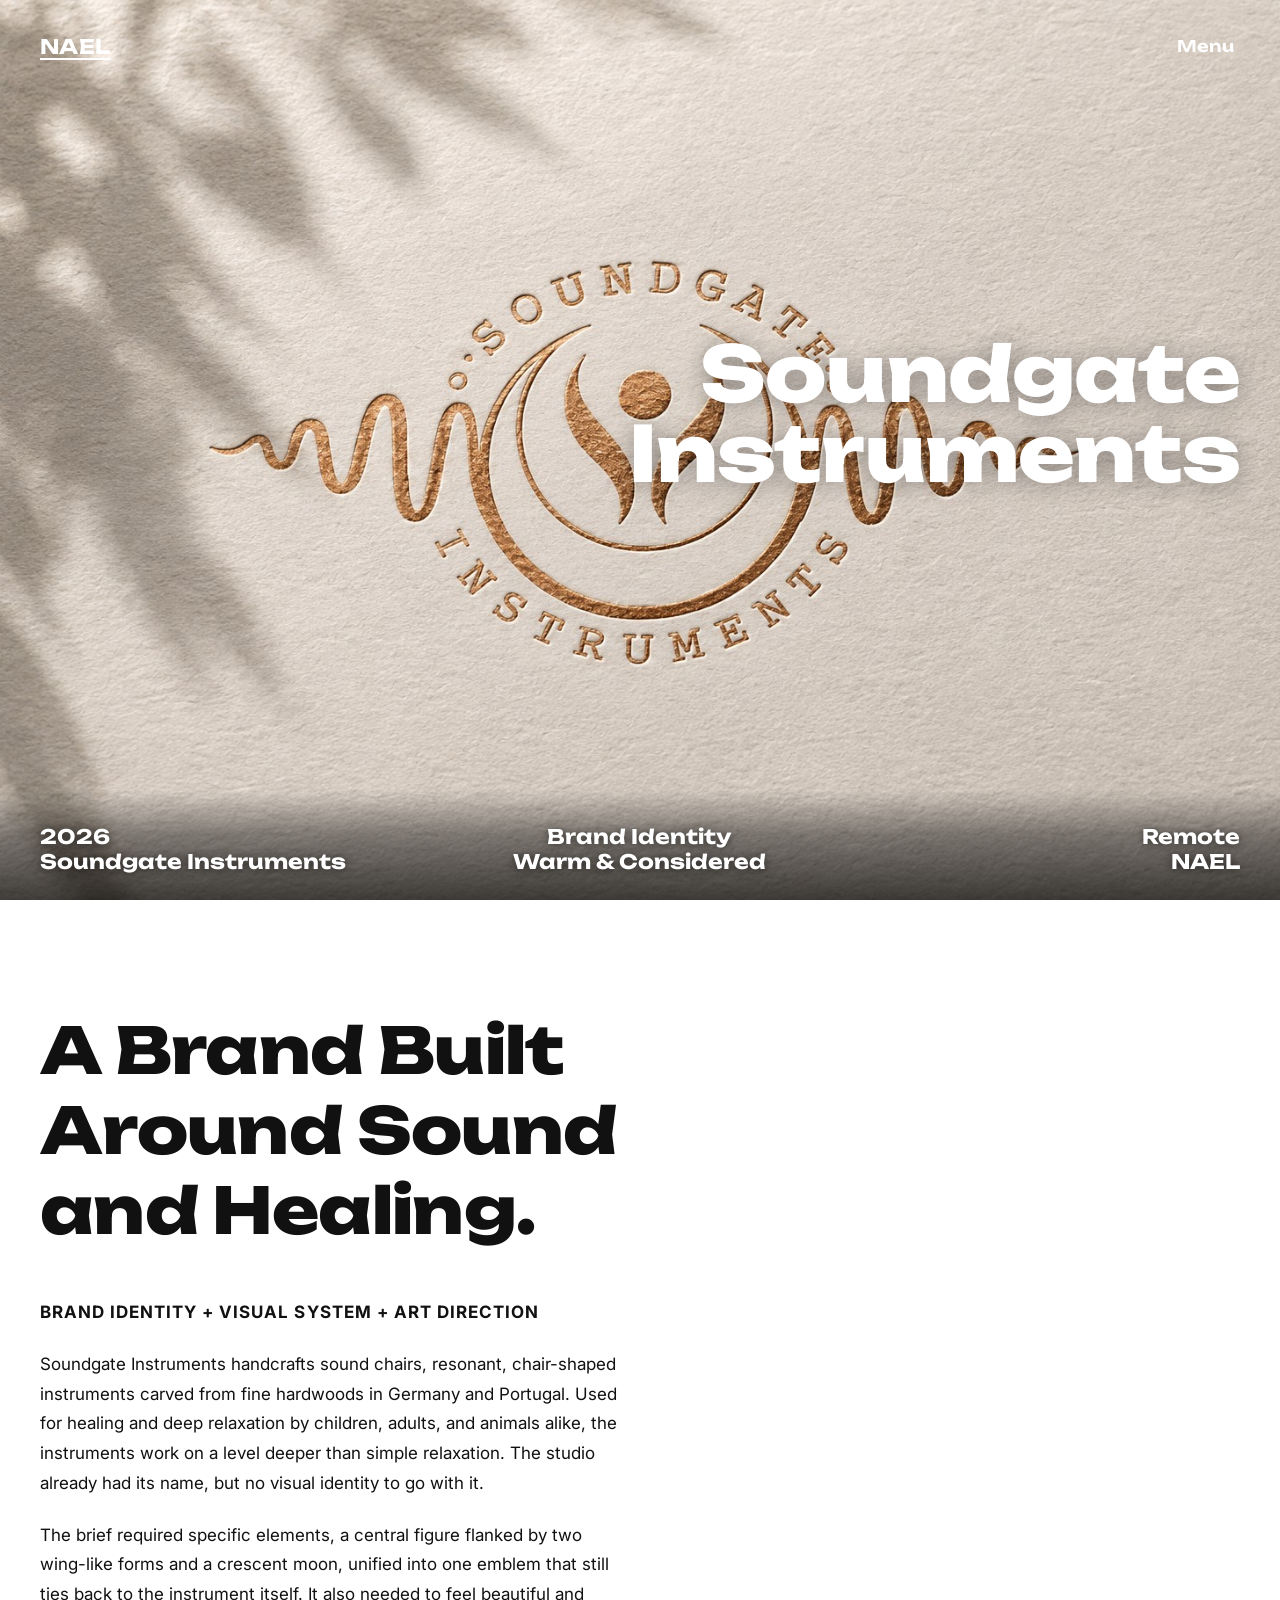
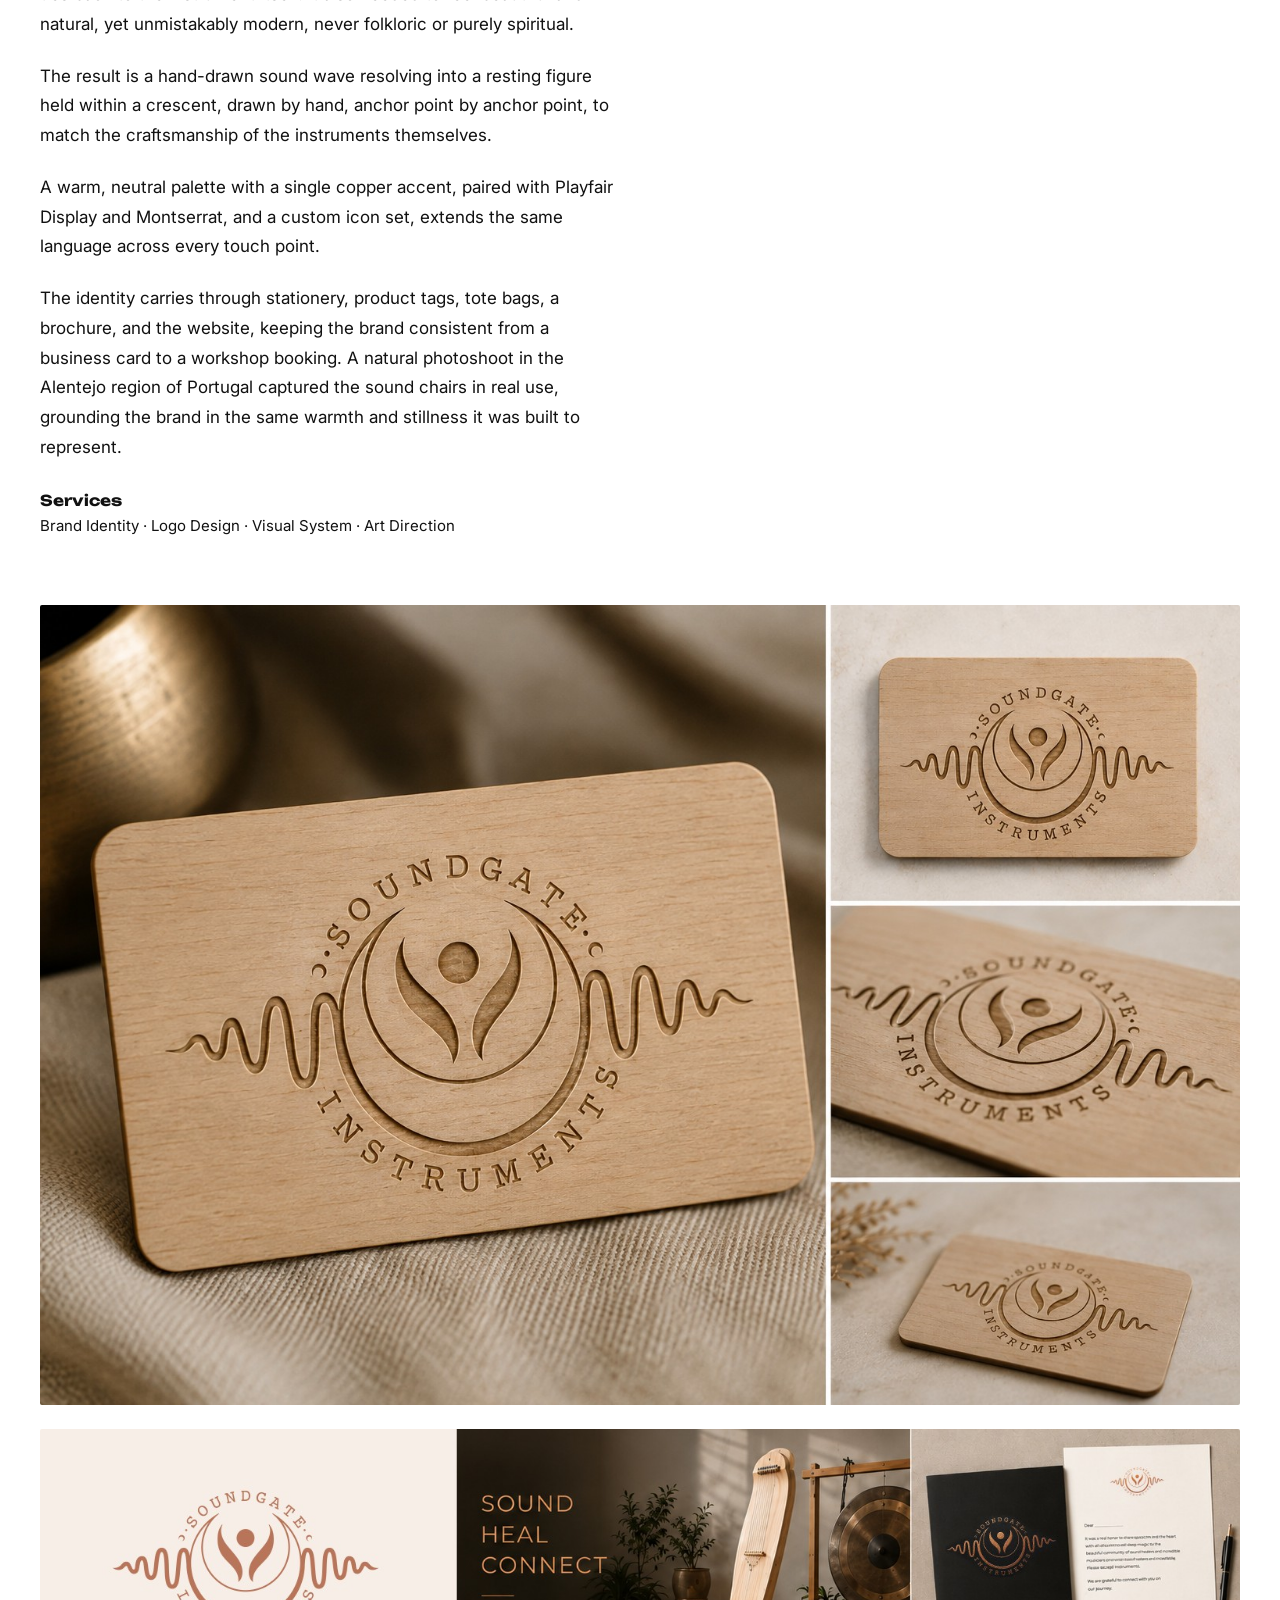
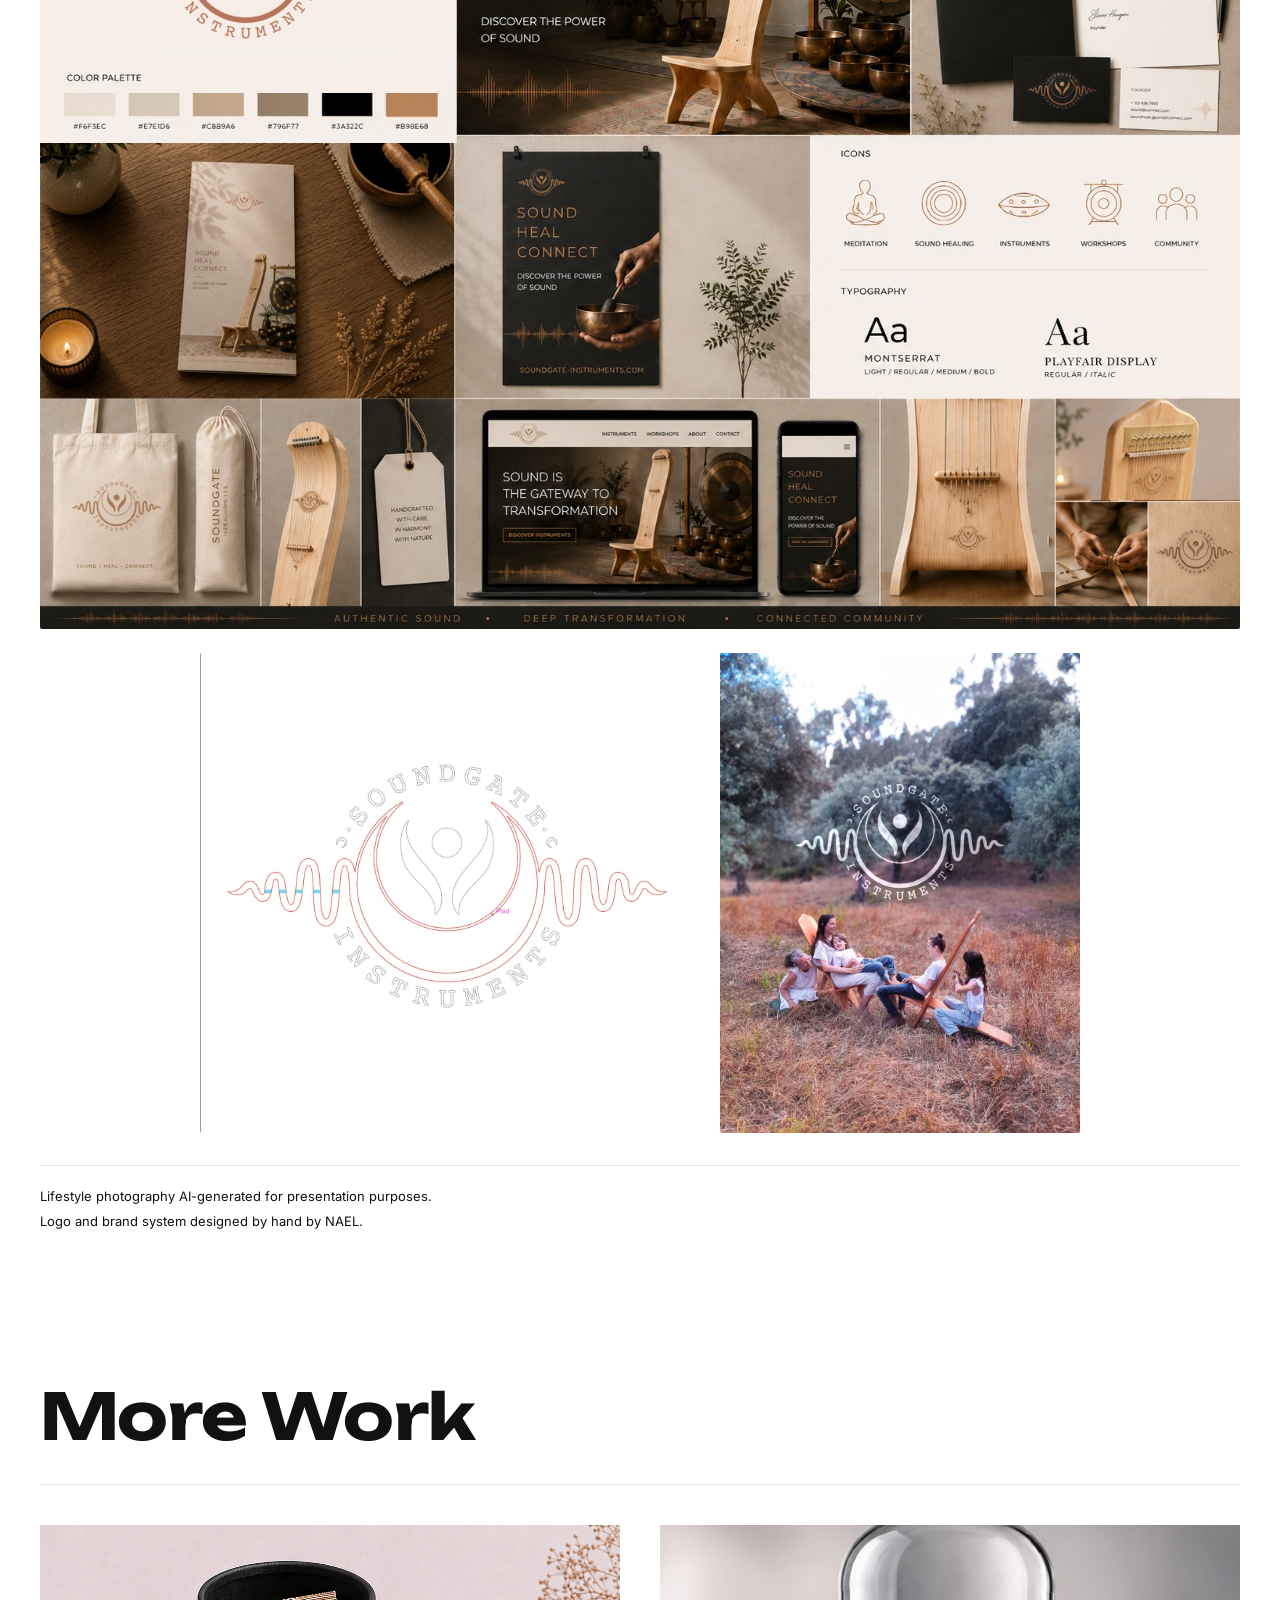
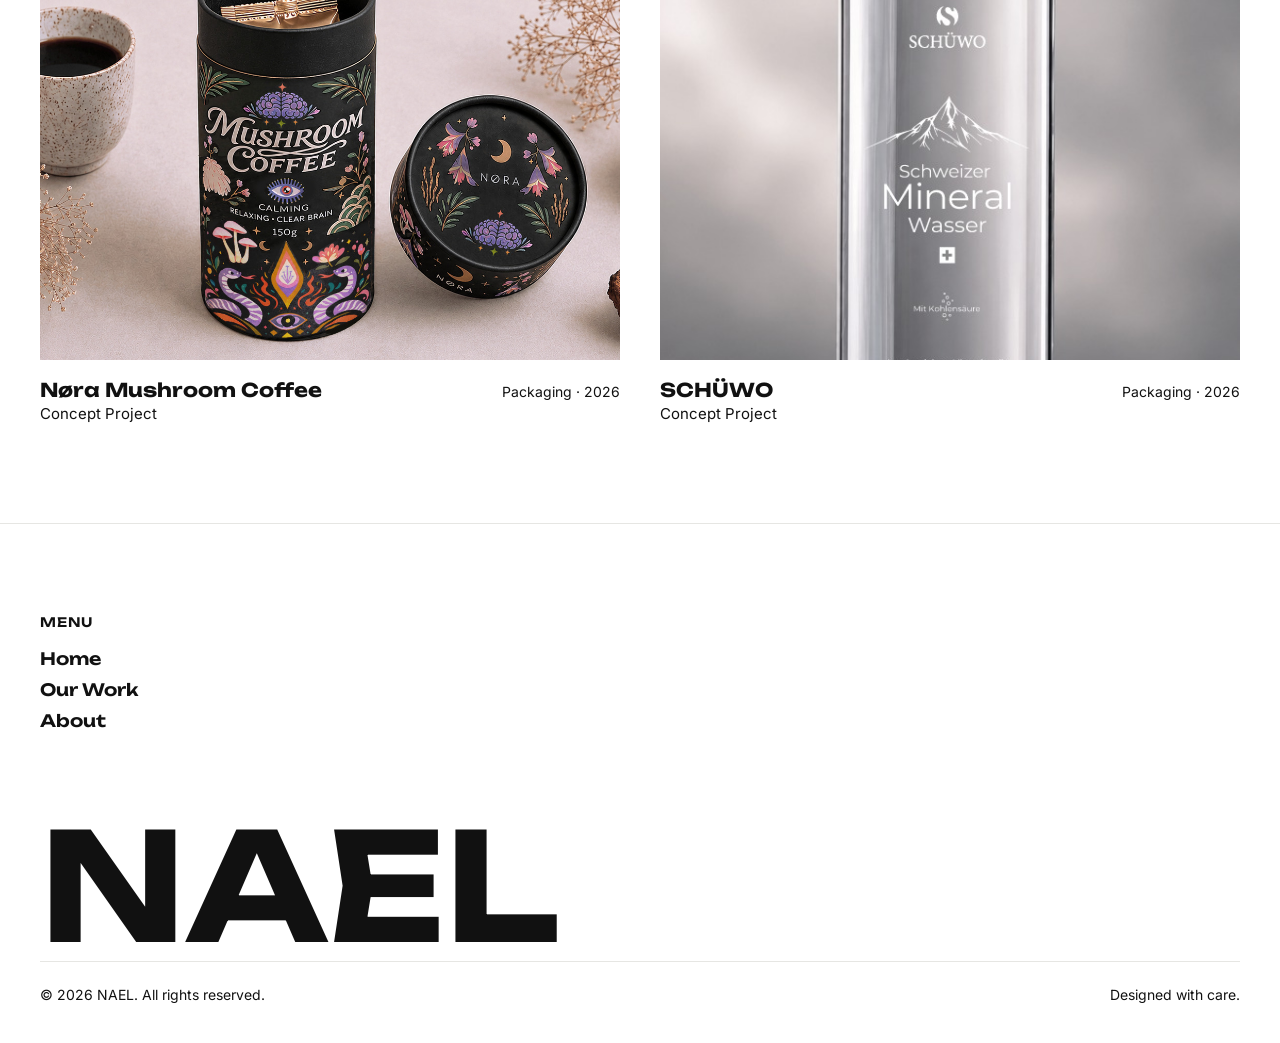
<file: projekt-soundgate.html>
<!DOCTYPE html>
<html lang="en">
<head>
  <meta charset="UTF-8" />
  <meta name="viewport" content="width=device-width, initial-scale=1.0" />
  <title>Soundgate Instruments — NAEL</title>
  <meta name="description" content="Brand identity for Soundgate Instruments, a handcrafted sound-healing instrument maker." />

  <link rel="preconnect" href="https://fonts.googleapis.com">
  <link rel="preconnect" href="https://fonts.gstatic.com" crossorigin>
  <link href="https://fonts.googleapis.com/css2?family=Unbounded:wght@600;700;800;900&family=Inter:wght@400;500&display=swap" rel="stylesheet">


  <link rel="icon" type="image/x-icon" href="images/favicon.ico" />
  <link rel="icon" type="image/png" sizes="32x32" href="images/favicon-32.png" />
  <link rel="icon" type="image/png" sizes="16x16" href="images/favicon-16.png" />
  <link rel="apple-touch-icon" href="images/apple-touch-icon.png" />
  <link rel="stylesheet" href="css/style.css" />
</head>
<body>

  <!-- ===================== HEADER ===================== -->
  <header class="site-header">
    <a href="index.html" class="logo">NAEL</a>
    <button class="menu-toggle" data-menu-toggle>Menu</button>
  </header>

  <nav class="nav-overlay" data-nav-overlay>
    <button class="nav-overlay-close" data-nav-close>Close</button>
    <ul class="nav-links">
      <li><a href="index.html">Home</a></li>
      <li><a href="work.html">Our Work</a></li>
      <li><a href="about.html">About</a></li>
      <li><a href="mailto:hello@nael.agency">Contact</a></li>
    </ul>
  </nav>

  <!-- ===================== PROJECT HEADER IMAGE WITH TEXT OVERLAY ===================== -->
  <section class="project-header">
    <img src="images/projects/soundgate/header.jpg" alt="Soundgate Instruments brand identity header image" />
    <h1 class="project-header-title">Soundgate<br />Instruments</h1>
    <div class="project-header-meta">
      <div>
        <strong>2026</strong>
        <span>Soundgate Instruments</span>
      </div>
      <div>
        <strong>Brand Identity</strong>
        <span>Warm & Considered</span>
      </div>
      <div>
        <strong>Remote</strong>
        <span>NAEL</span>
      </div>
    </div>
  </section>

  <!-- ===================== HEADLINE + COPY + SERVICES ===================== -->
  <section class="project-copy reveal">
    <div class="project-copy-grid">
      <h2>A Brand Built Around Sound and Healing.</h2>
      <div class="project-copy-body">
        <p class="section-label">Brand Identity + Visual System + Art Direction</p>
        <p>
          Soundgate Instruments handcrafts sound chairs, resonant,
          chair-shaped instruments carved from fine hardwoods in
          Germany and Portugal. Used for healing and deep relaxation
          by children, adults, and animals alike, the instruments
          work on a level deeper than simple relaxation. The studio
          already had its name, but no visual identity to go with it.
        </p>
        <p>
          The brief required specific elements, a central figure
          flanked by two wing-like forms and a crescent moon, unified
          into one emblem that still ties back to the instrument
          itself. It also needed to feel beautiful and natural, yet
          unmistakably modern, never folkloric or purely spiritual.
        </p>
        <p>
          The result is a hand-drawn sound wave resolving into a
          resting figure held within a crescent, drawn by hand,
          anchor point by anchor point, to match the craftsmanship of
          the instruments themselves.
        </p>
        <p>
          A warm, neutral palette with a single copper accent, paired
          with Playfair Display and Montserrat, and a custom icon
          set, extends the same language across every touch point.
        </p>
        <p>
          The identity carries through stationery, product tags, tote
          bags, a brochure, and the website, keeping the brand
          consistent from a business card to a workshop booking. A
          natural photoshoot in the Alentejo region of Portugal
          captured the sound chairs in real use, grounding the brand
          in the same warmth and stillness it was built to represent.
        </p>
        <div class="project-copy-services">
          <strong>Services</strong>
          Brand Identity · Logo Design · Visual System · Art Direction
        </div>
      </div>
    </div>
  </section>

  <!-- ===================== IMAGE GALLERY ===================== -->
  <section class="project-body">
    <img src="images/projects/soundgate/businesscard.jpg" alt="Soundgate Instruments logo, engraved wooden business cards" class="reveal" />

    <img src="images/projects/soundgate/board.jpg" alt="Soundgate Instruments brand board: logo, color palette, typography, applications" class="reveal" />

    <div class="gallery-row-compact">
      <img src="images/projects/soundgate/vector-process.jpg" alt="Soundgate Instruments logo, hand-drawn vector construction" class="reveal" />
      <img src="images/projects/soundgate/photoshoot-alentejo.jpg" alt="Soundgate Instruments sound chair, lifestyle photoshoot in the Alentejo, Portugal" class="reveal" />
    </div>

    <div class="project-disclosure">
      <p>Lifestyle photography AI-generated for presentation purposes.</p>
      <p>Logo and brand system designed by hand by NAEL.</p>
    </div>
  </section>

  <!-- ===================== MORE WORK ===================== -->
  <section class="more-work">
    <h2 class="more-work-title reveal">More Work</h2>
    <hr class="hairline" />
    <div class="project-grid" style="margin-top: 40px;">
      <a href="projekt-nora.html" class="project-card reveal">
        <div class="project-thumb">
          <img src="images/projects/nora/thumb.jpg" alt="Nora Mushroom Coffee Packaging" />
          <span class="project-view-tag">View Project</span>
        </div>
        <div class="project-meta">
          <div class="names">
            <span class="project-name">Nøra Mushroom Coffee</span>
            <span class="project-client">Concept Project</span>
          </div>
          <span class="project-tags">Packaging · 2026</span>
        </div>
      </a>
      <a href="projekt-schuewo.html" class="project-card reveal">
        <div class="project-thumb">
          <img src="images/projects/schuewo/thumb.jpg" alt="SCHÜWO Swiss Mineral Water Packaging" />
          <span class="project-view-tag">View Project</span>
        </div>
        <div class="project-meta">
          <div class="names">
            <span class="project-name">SCHÜWO</span>
            <span class="project-client">Concept Project</span>
          </div>
          <span class="project-tags">Packaging · 2026</span>
        </div>
      </a>
    </div>
  </section>

  <!-- ===================== FOOTER ===================== -->
  <footer class="site-footer">
    <div class="footer-grid">      <div class="footer-col">
        <h4>Menu</h4>
        <a href="index.html">Home</a>
        <a href="work.html">Our Work</a>
        <a href="about.html">About</a>
      </div>
      <!-- Socials-Bereich vorerst versteckt, bei Bedarf einfach den Kommentar entfernen
      <div class="footer-col">
        <h4>Socials</h4>
        <a href="#" target="_blank" rel="noopener">Instagram</a>
        <a href="#" target="_blank" rel="noopener">LinkedIn</a>
      </div>
      -->
    </div>

    <p class="footer-wordmark">NAEL</p>

    <div class="footer-bottom">
      <span>© 2026 NAEL. All rights reserved.</span>
      <span>Designed with care.</span>
    </div>
  </footer>

  <script src="js/script.js"></script>
</body>
</html>
</file>
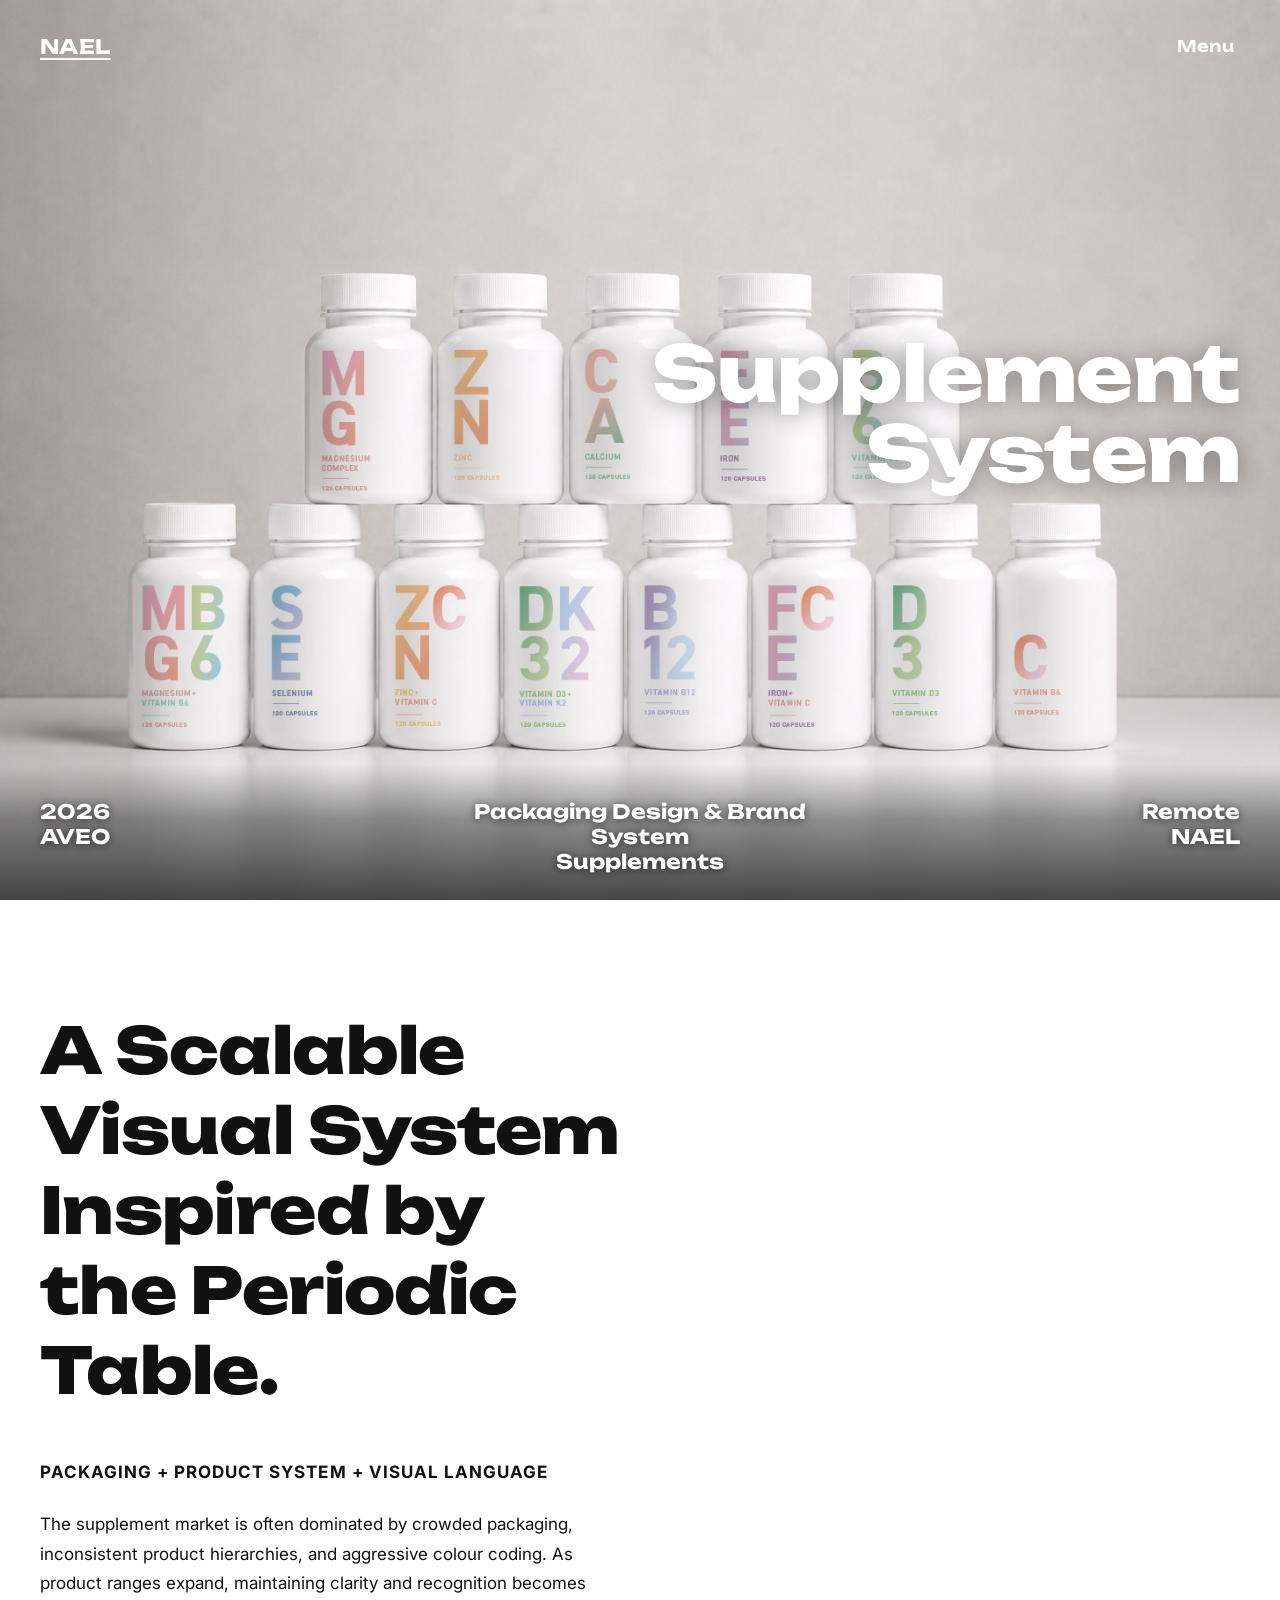
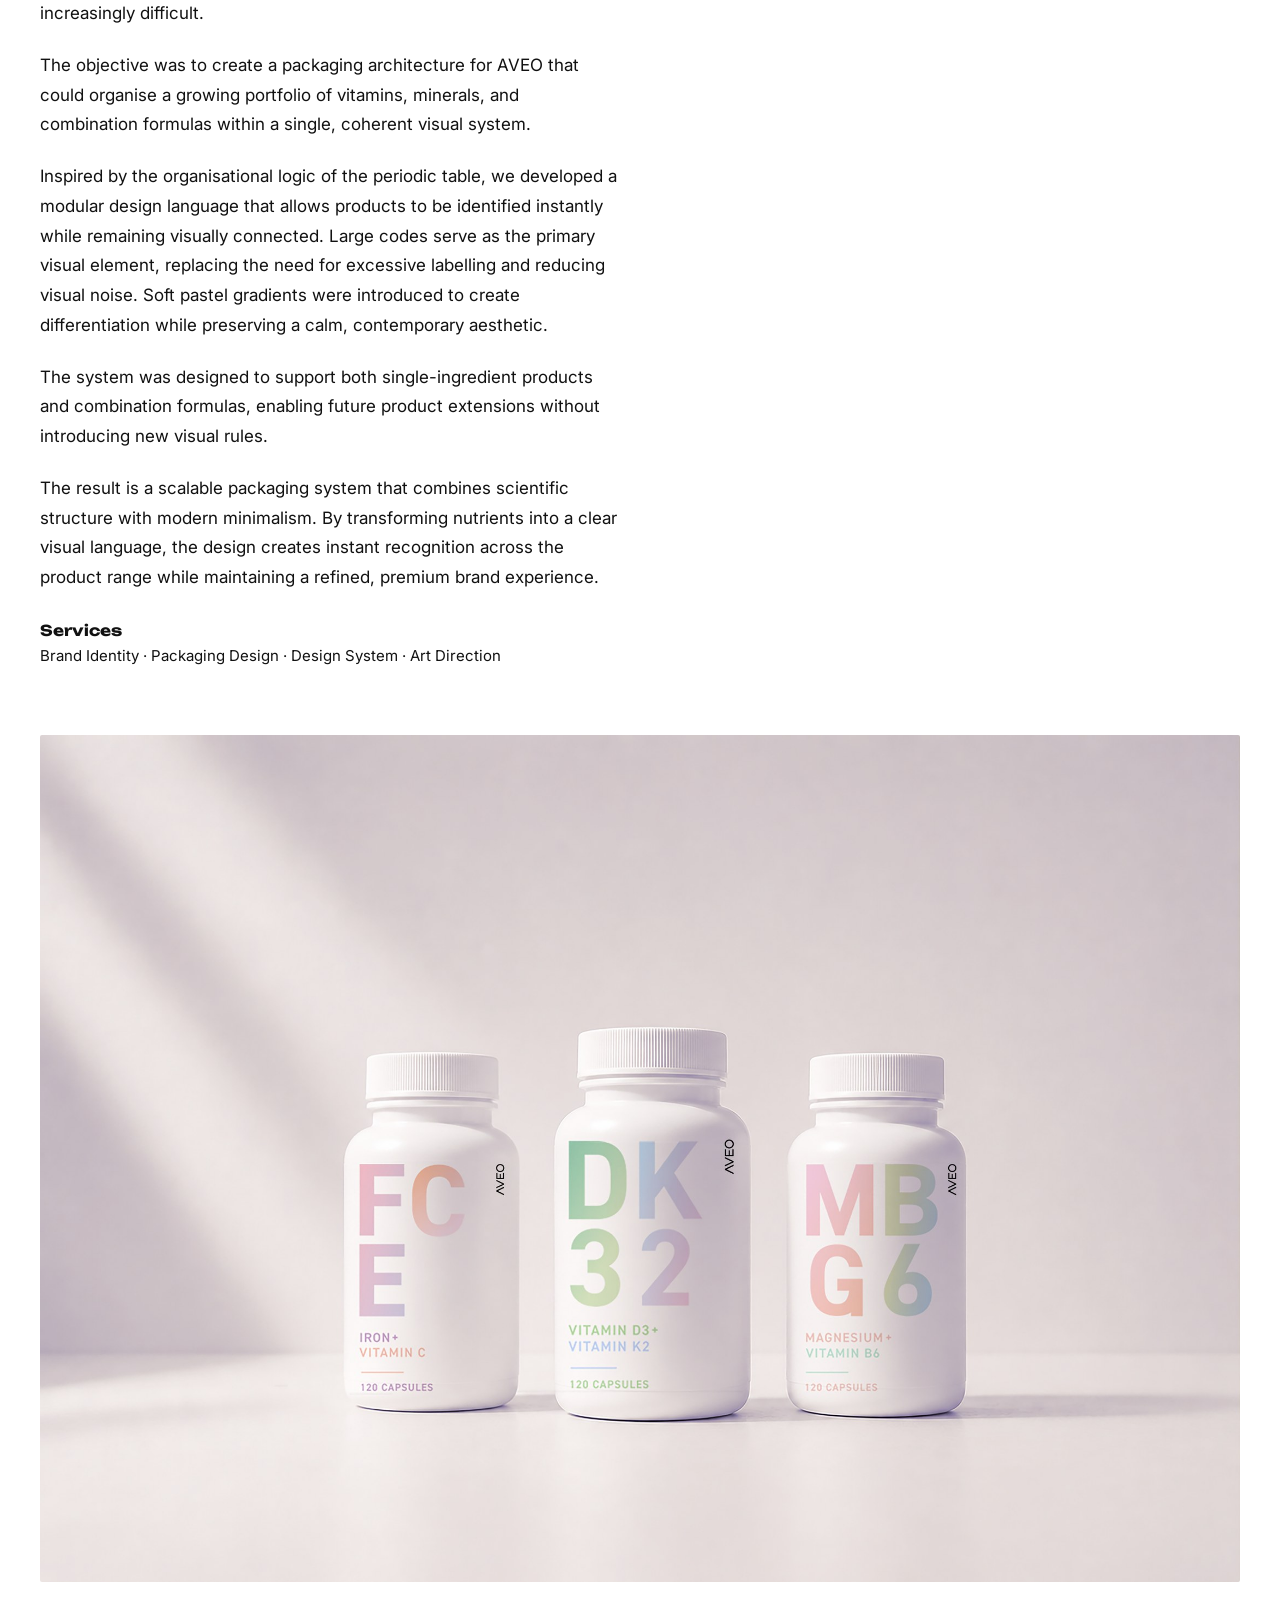
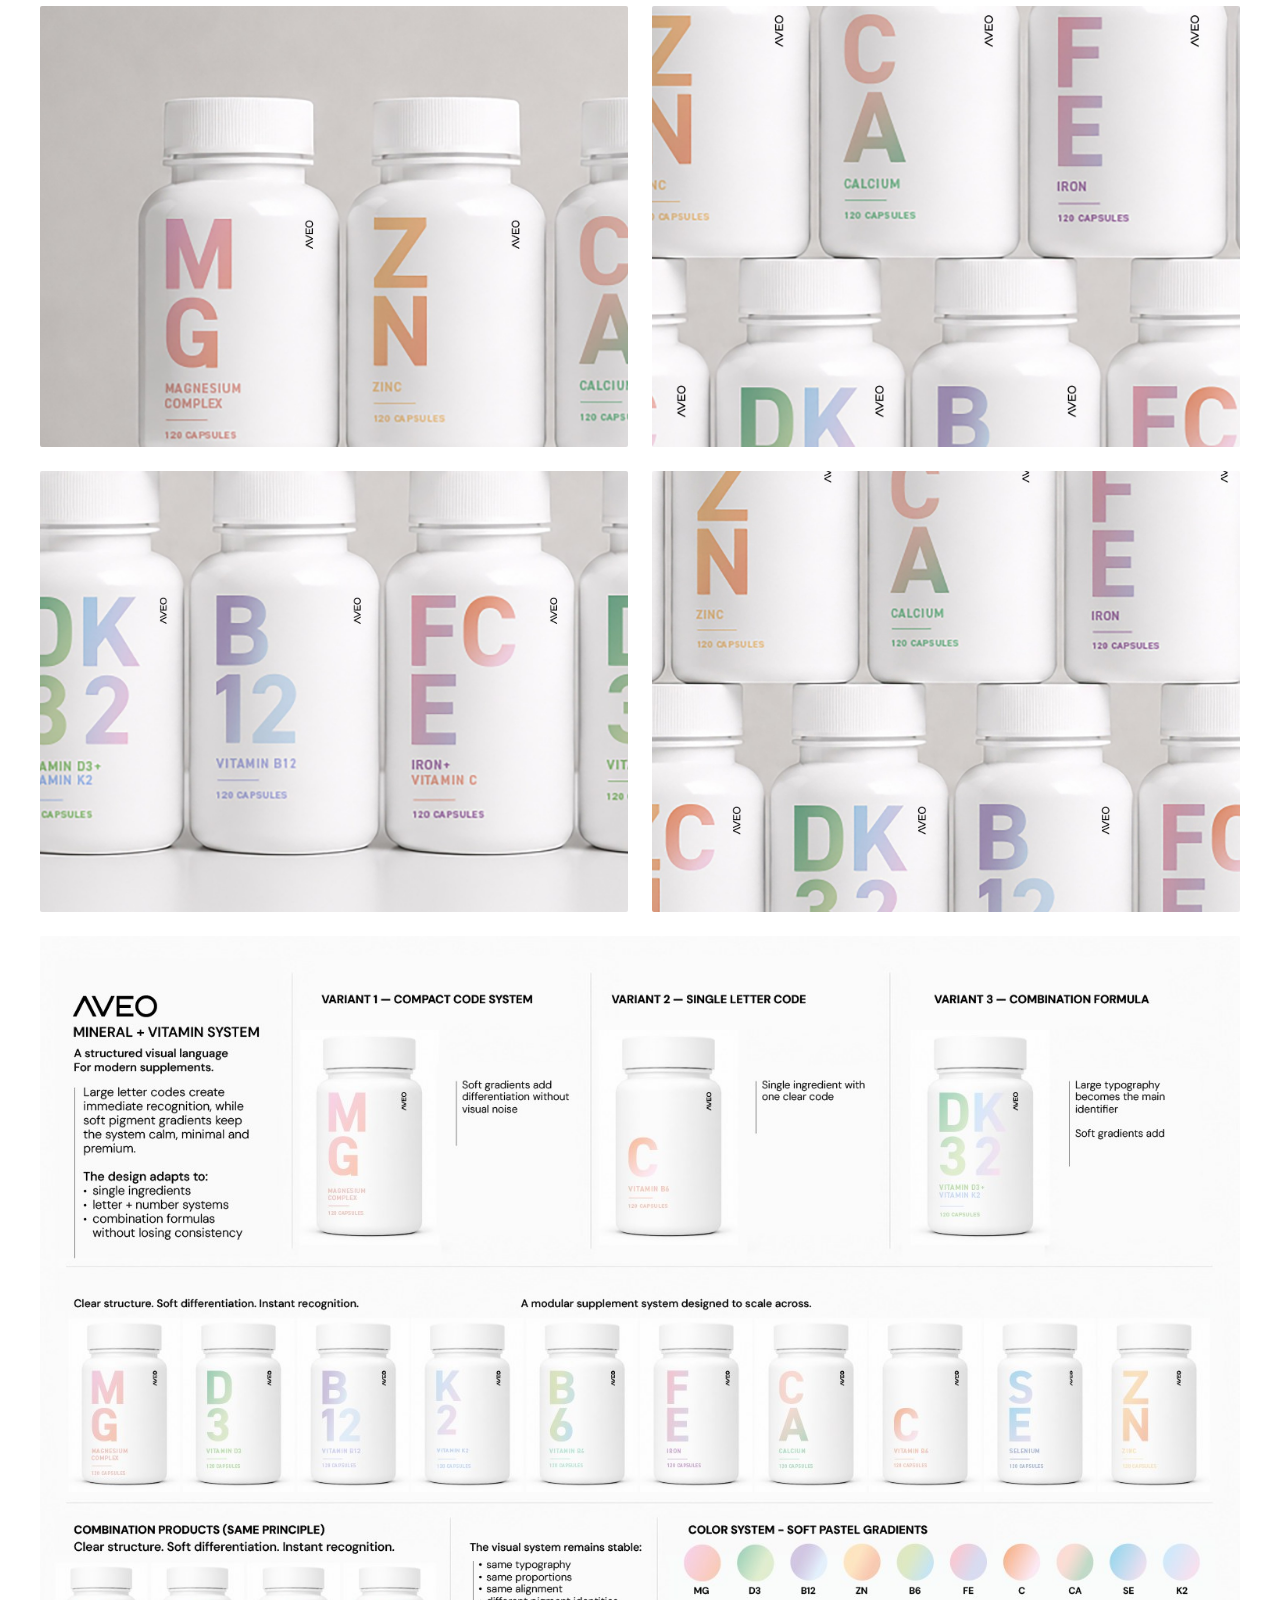
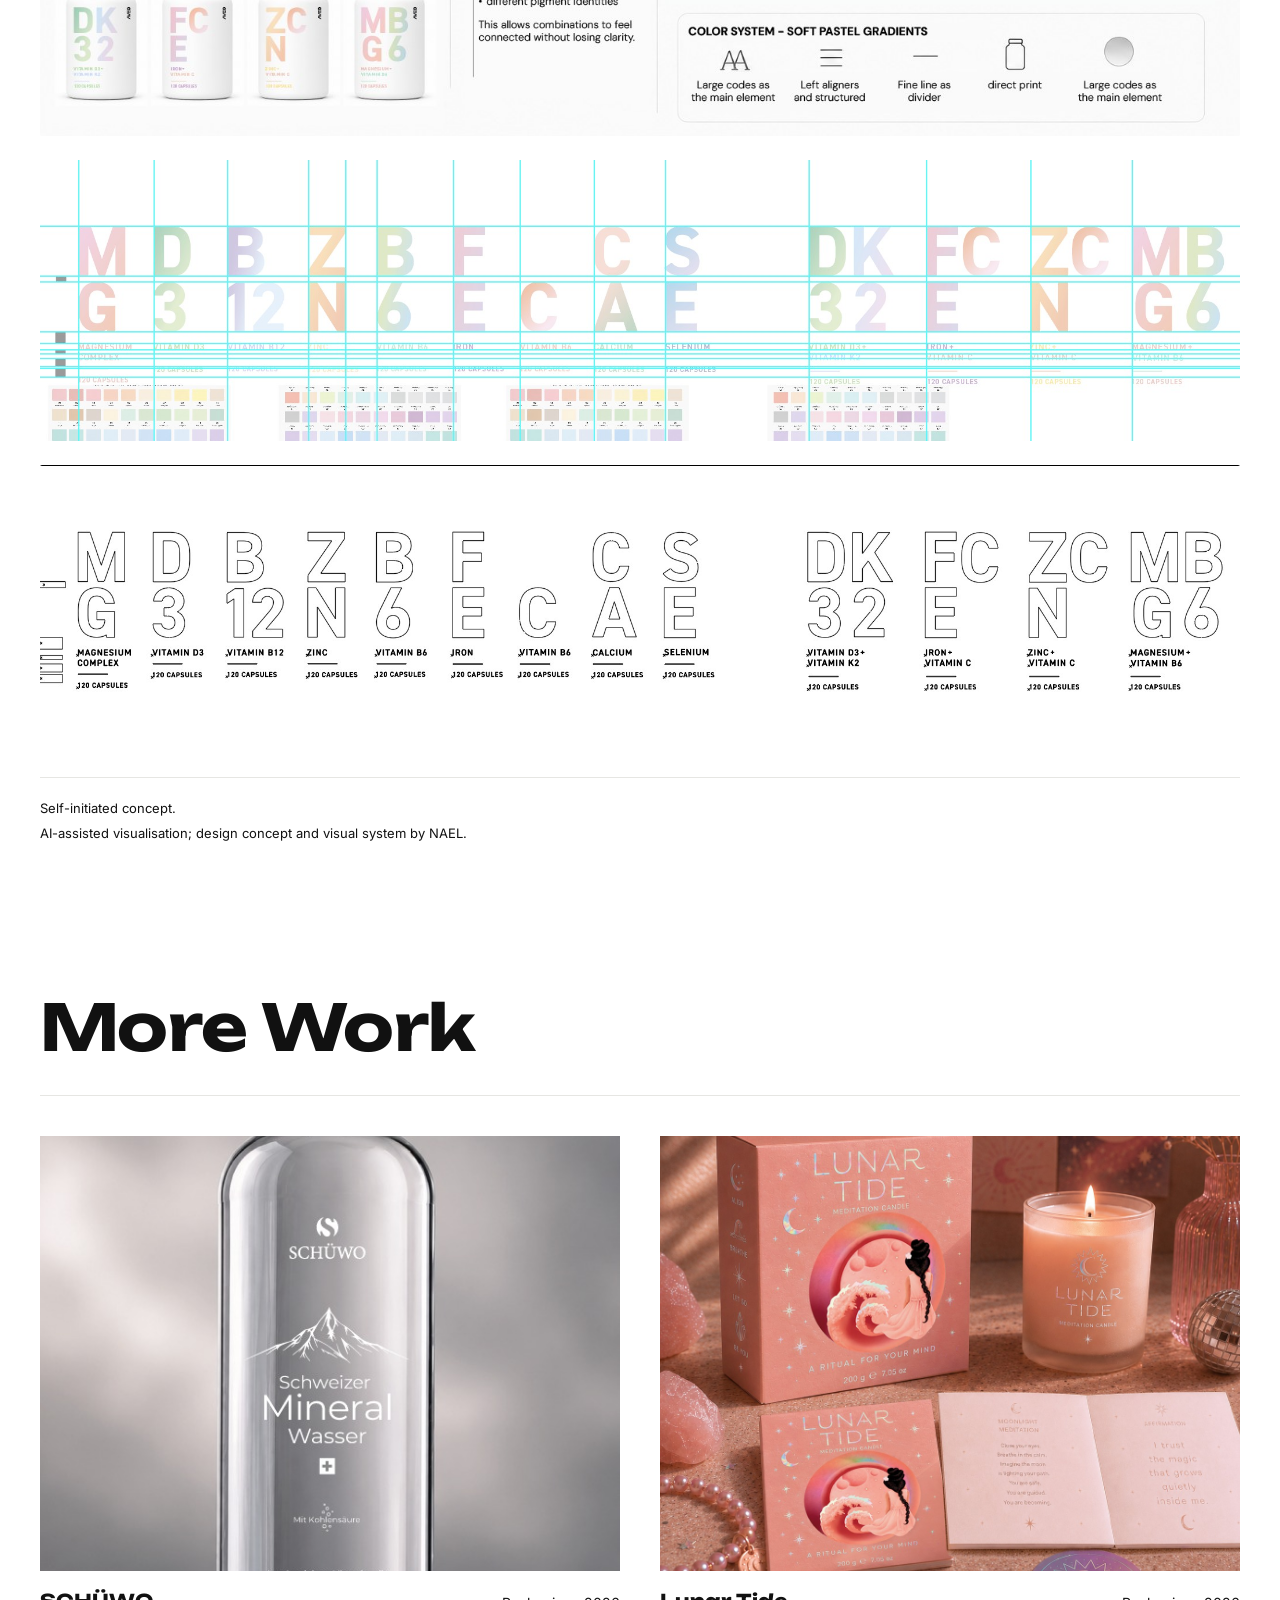
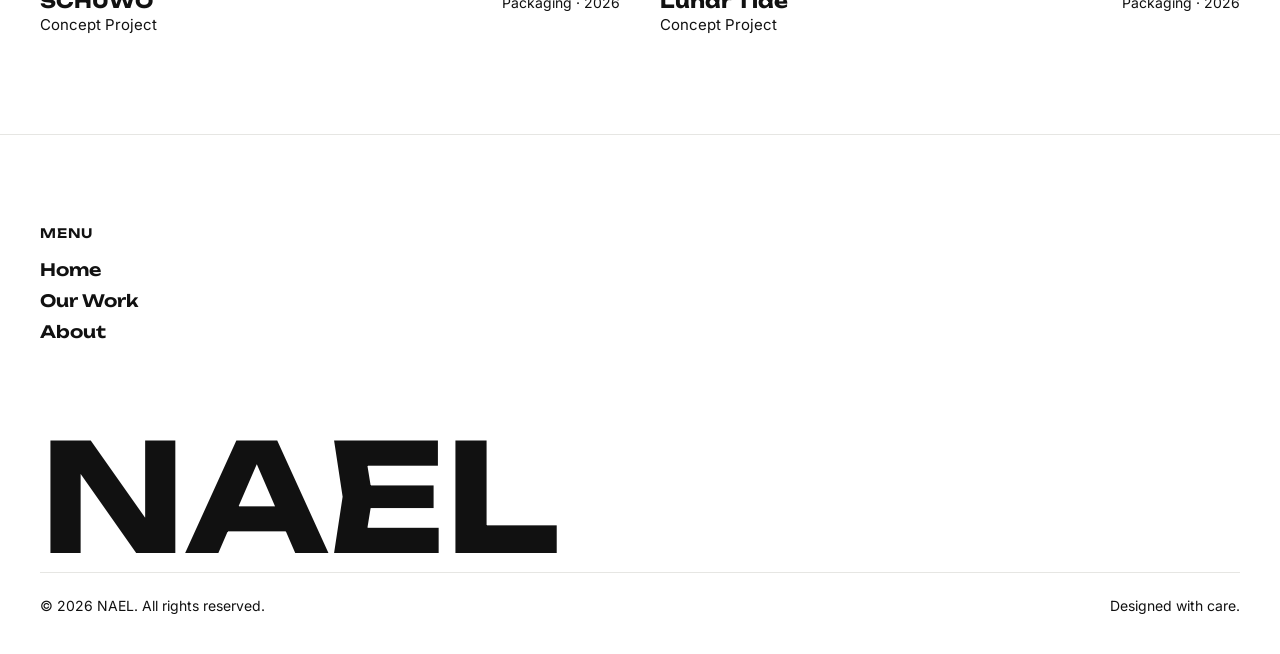
<file: projekt-supplement.html>
<!DOCTYPE html>
<html lang="en">
<head>
  <meta charset="UTF-8" />
  <meta name="viewport" content="width=device-width, initial-scale=1.0" />
  <title>Supplement System — NAEL</title>
  <meta name="description" content="A scalable packaging system inspired by the periodic table, for a modular supplement range." />

  <link rel="preconnect" href="https://fonts.googleapis.com">
  <link rel="preconnect" href="https://fonts.gstatic.com" crossorigin>
  <link href="https://fonts.googleapis.com/css2?family=Unbounded:wght@600;700;800;900&family=Inter:wght@400;500&display=swap" rel="stylesheet">


  <link rel="icon" type="image/x-icon" href="images/favicon.ico" />
  <link rel="icon" type="image/png" sizes="32x32" href="images/favicon-32.png" />
  <link rel="icon" type="image/png" sizes="16x16" href="images/favicon-16.png" />
  <link rel="apple-touch-icon" href="images/apple-touch-icon.png" />
  <link rel="stylesheet" href="css/style.css" />
</head>
<body>

  <!-- ===================== HEADER ===================== -->
  <header class="site-header">
    <a href="index.html" class="logo">NAEL</a>
    <button class="menu-toggle" data-menu-toggle>Menu</button>
  </header>

  <nav class="nav-overlay" data-nav-overlay>
    <button class="nav-overlay-close" data-nav-close>Close</button>
    <ul class="nav-links">
      <li><a href="index.html">Home</a></li>
      <li><a href="work.html">Our Work</a></li>
      <li><a href="about.html">About</a></li>
      <li><a href="mailto:hello@nael.agency">Contact</a></li>
    </ul>
  </nav>

  <!-- ===================== PROJECT HEADER IMAGE WITH TEXT OVERLAY ===================== -->
  <section class="project-header">
    <img src="images/projects/supplement/header.jpg" alt="Supplement System header image" />
    <h1 class="project-header-title">Supplement<br />System</h1>
    <div class="project-header-meta">
      <div>
        <strong>2026</strong>
        <span>AVEO</span>
      </div>
      <div>
        <strong>Packaging Design & Brand System</strong>
        <span>Supplements</span>
      </div>
      <div>
        <strong>Remote</strong>
        <span>NAEL</span>
      </div>
    </div>
  </section>

  <!-- ===================== HEADLINE + COPY + SERVICES ===================== -->
  <section class="project-copy reveal">
    <div class="project-copy-grid">
      <h2>A Scalable Visual System Inspired by the Periodic Table.</h2>
      <div class="project-copy-body">
        <p class="section-label">
          Packaging + Product System + Visual Language
        </p>
        <p>
          The supplement market is often dominated by crowded
          packaging, inconsistent product hierarchies, and aggressive
          colour coding. As product ranges expand, maintaining
          clarity and recognition becomes increasingly difficult.
        </p>
        <p>
          The objective was to create a packaging architecture for
          AVEO that could organise a growing portfolio of vitamins,
          minerals, and combination formulas within a single,
          coherent visual system.
        </p>
        <p>
          Inspired by the organisational logic of the periodic table,
          we developed a modular design language that allows products
          to be identified instantly while remaining visually
          connected. Large codes serve as the primary visual element,
          replacing the need for excessive labelling and reducing
          visual noise. Soft pastel gradients were introduced to
          create differentiation while preserving a calm, contemporary
          aesthetic.
        </p>
        <p>
          The system was designed to support both single-ingredient
          products and combination formulas, enabling future product
          extensions without introducing new visual rules.
        </p>
        <p>
          The result is a scalable packaging system that combines
          scientific structure with modern minimalism. By
          transforming nutrients into a clear visual language, the
          design creates instant recognition across the product range
          while maintaining a refined, premium brand experience.
        </p>
        <div class="project-copy-services">
          <strong>Services</strong>
          Brand Identity · Packaging Design · Design System · Art Direction
        </div>
      </div>
    </div>
  </section>

  <!-- ===================== IMAGE GALLERY ===================== -->
  <section class="project-body">
    <img src="images/projects/supplement/thumb.jpg" alt="Supplement System full product family" class="reveal" />

    <div class="gallery-grid-2">
      <img src="images/projects/supplement/img-1.jpg" alt="MG ZN CA bottle detail" class="reveal" />
      <img src="images/projects/supplement/img-2.jpg" alt="ZN CA FE bottle detail" class="reveal" />
    </div>

    <div class="gallery-grid-2">
      <img src="images/projects/supplement/img-3.jpg" alt="DK32 B12 FCE D3 bottle detail" class="reveal" />
      <img src="images/projects/supplement/img-4.jpg" alt="Supplement bottle grid detail" class="reveal" />
    </div>

    <img src="images/projects/supplement/board.jpg" alt="Supplement System design system overview: variants and color system" class="reveal" />

    <img src="images/projects/supplement/letters-color.jpg" alt="Supplement System letter codes, color guide construction" class="reveal no-crop" />

    <img src="images/projects/supplement/letters-vector.jpg" alt="Supplement System letter codes, vector construction" class="reveal no-crop" />

    <div class="project-disclosure">
      <p>Self-initiated concept.</p>
      <p>AI-assisted visualisation; design concept and visual system by NAEL.</p>
    </div>
  </section>

  <!-- ===================== MORE WORK ===================== -->
  <section class="more-work">
    <h2 class="more-work-title reveal">More Work</h2>
    <hr class="hairline" />
    <div class="project-grid" style="margin-top: 40px;">
      <a href="projekt-schuewo.html" class="project-card reveal">
        <div class="project-thumb">
          <img src="images/projects/schuewo/thumb.jpg" alt="SCHÜWO Swiss Mineral Water Packaging" />
          <span class="project-view-tag">View Project</span>
        </div>
        <div class="project-meta">
          <div class="names">
            <span class="project-name">SCHÜWO</span>
            <span class="project-client">Concept Project</span>
          </div>
          <span class="project-tags">Packaging · 2026</span>
        </div>
      </a>
      <a href="projekt-lunar.html" class="project-card reveal">
        <div class="project-thumb">
          <img src="images/projects/lunar/thumb.jpg" alt="Lunar Tide Meditation Candle Packaging" />
          <span class="project-view-tag">View Project</span>
        </div>
        <div class="project-meta">
          <div class="names">
            <span class="project-name">Lunar Tide</span>
            <span class="project-client">Concept Project</span>
          </div>
          <span class="project-tags">Packaging · 2026</span>
        </div>
      </a>
    </div>
  </section>

  <!-- ===================== FOOTER ===================== -->
  <footer class="site-footer">
    <div class="footer-grid">      <div class="footer-col">
        <h4>Menu</h4>
        <a href="index.html">Home</a>
        <a href="work.html">Our Work</a>
        <a href="about.html">About</a>
      </div>
      <!-- Socials-Bereich vorerst versteckt, bei Bedarf einfach den Kommentar entfernen
      <div class="footer-col">
        <h4>Socials</h4>
        <a href="#" target="_blank" rel="noopener">Instagram</a>
        <a href="#" target="_blank" rel="noopener">LinkedIn</a>
      </div>
      -->
    </div>

    <p class="footer-wordmark">NAEL</p>

    <div class="footer-bottom">
      <span>© 2026 NAEL. All rights reserved.</span>
      <span>Designed with care.</span>
    </div>
  </footer>

  <script src="js/script.js"></script>
</body>
</html>
</file>
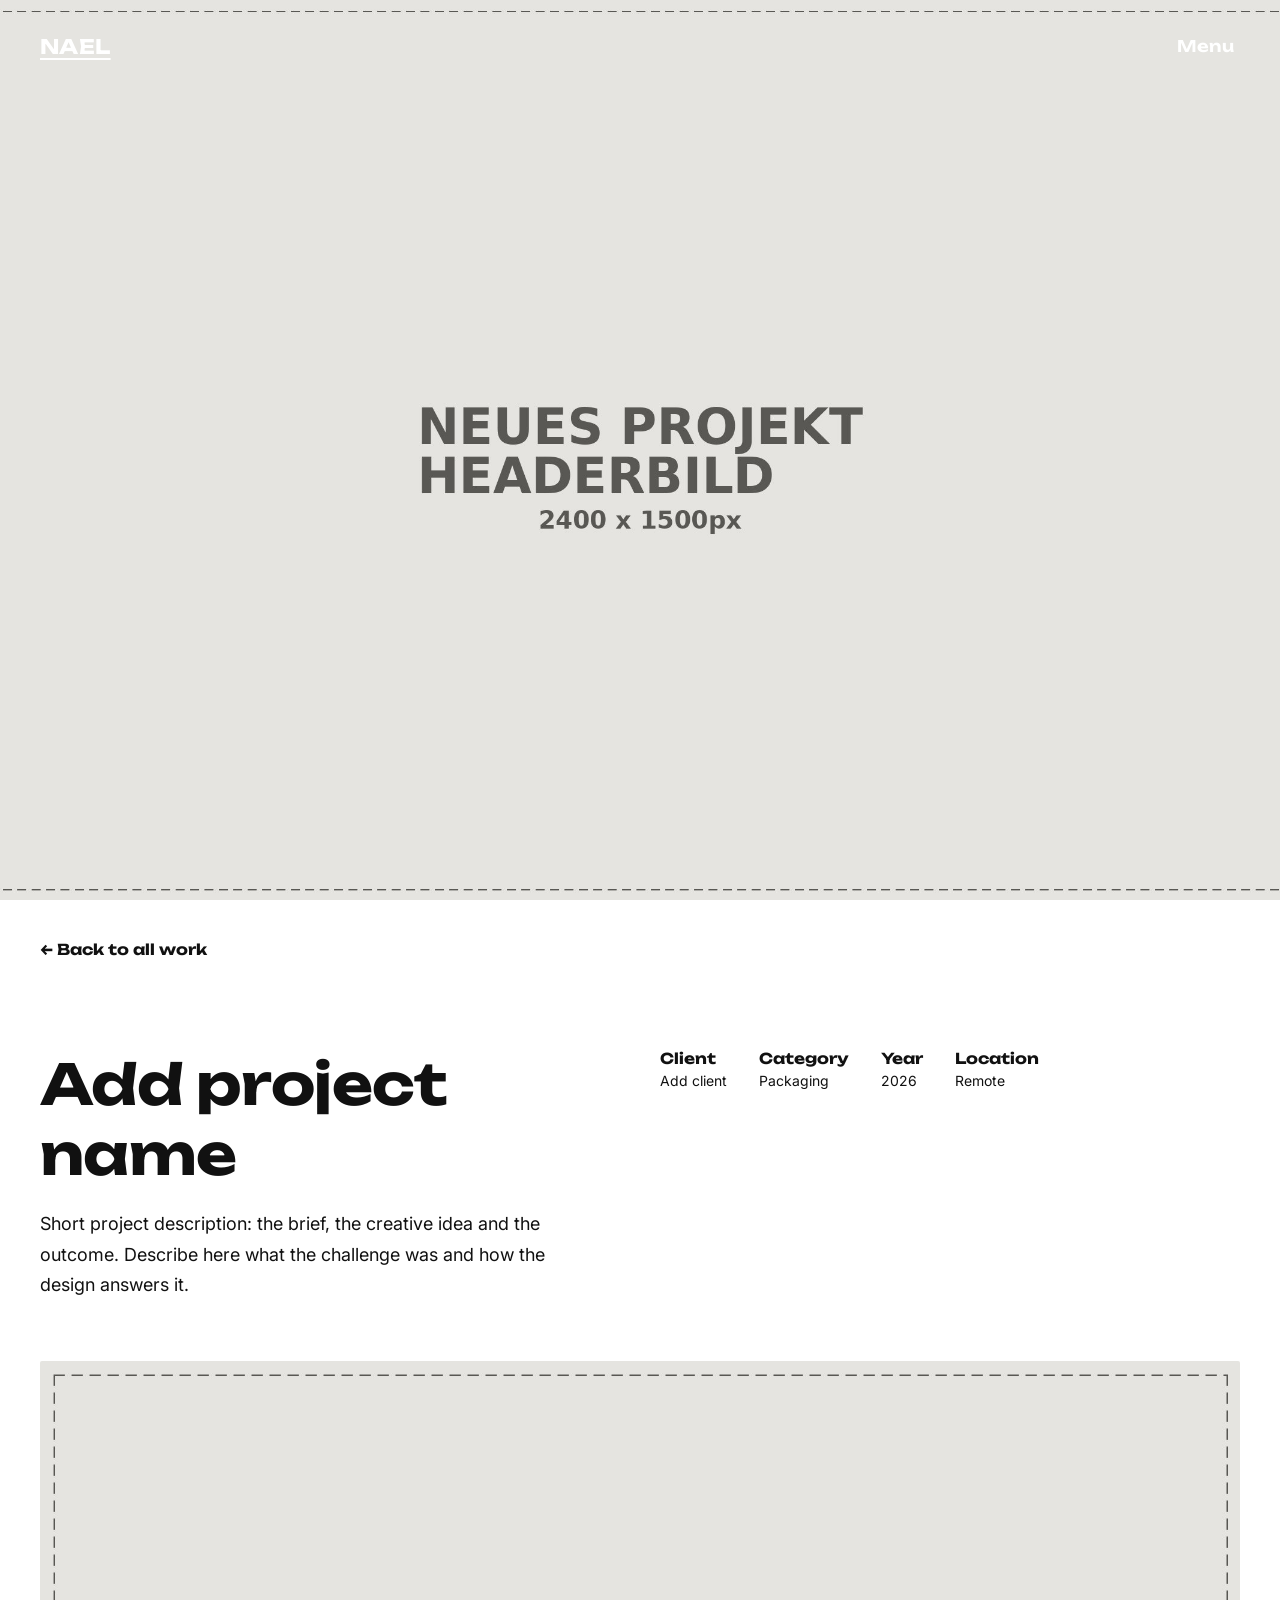
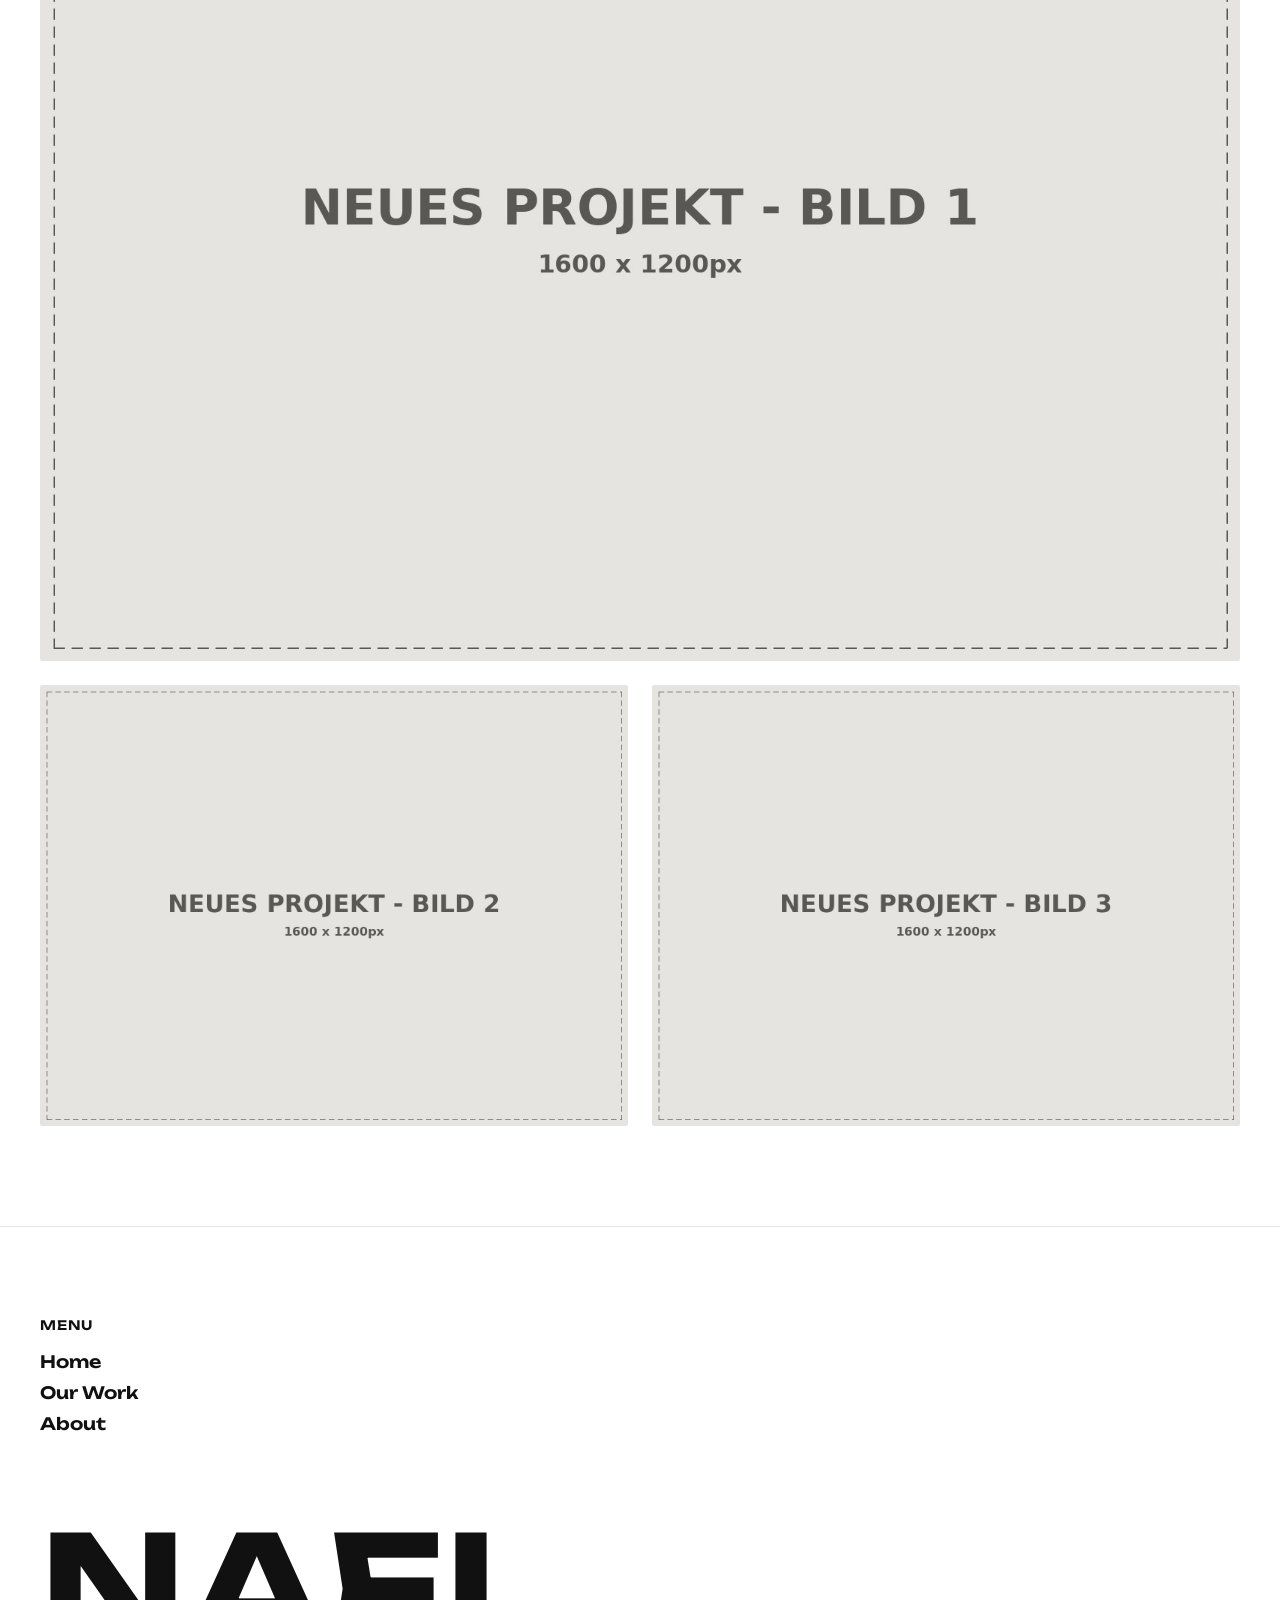
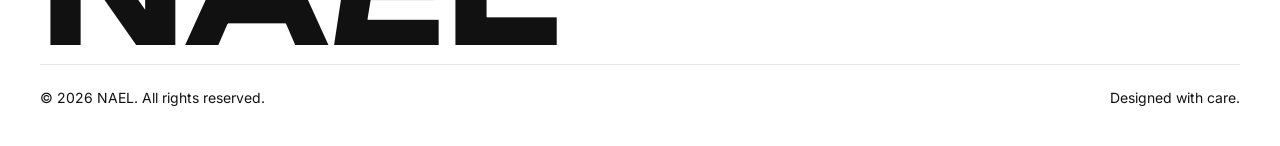
<file: projekt-template.html>
<!DOCTYPE html>
<html lang="en">
<head>
  <meta charset="UTF-8" />
  <meta name="viewport" content="width=device-width, initial-scale=1.0" />
  <title>New Project — NAEL</title>
  <meta name="description" content="Short description of the new project." />

  <link rel="preconnect" href="https://fonts.googleapis.com">
  <link rel="preconnect" href="https://fonts.gstatic.com" crossorigin>
  <link href="https://fonts.googleapis.com/css2?family=Unbounded:wght@600;700;800;900&family=Inter:wght@400;500&display=swap" rel="stylesheet">


  <link rel="icon" type="image/x-icon" href="images/favicon.ico" />
  <link rel="icon" type="image/png" sizes="32x32" href="images/favicon-32.png" />
  <link rel="icon" type="image/png" sizes="16x16" href="images/favicon-16.png" />
  <link rel="apple-touch-icon" href="images/apple-touch-icon.png" />
  <link rel="stylesheet" href="css/style.css" />
</head>
<body>

  <!-- ===================== HEADER ===================== -->
  <header class="site-header">
    <a href="index.html" class="logo">NAEL</a>
    <button class="menu-toggle" data-menu-toggle>Menu</button>
  </header>

  <nav class="nav-overlay" data-nav-overlay>
    <button class="nav-overlay-close" data-nav-close>Close</button>
    <ul class="nav-links">
      <li><a href="index.html">Home</a></li>
      <li><a href="work.html">Our Work</a></li>
      <li><a href="about.html">About</a></li>
      <li><a href="mailto:hello@nael.agency">Contact</a></li>
    </ul>
  </nav>

  <!-- ===================== PROJECT HEADER IMAGE ===================== -->
  <section class="project-header">
    <img src="images/placeholder/header.jpg" alt="Project header image" />
  </section>

  <a href="work-packaging.html" class="back-link">← Back to all work</a>

  <!-- ===================== PROJECT INTRO ===================== -->
  <section class="project-intro">
    <div>
      <h1>Add project name</h1>
      <p>
        Short project description: the brief, the creative idea and
        the outcome. Describe here what the challenge was and how
        the design answers it.
      </p>
    </div>
    <div class="project-intro-meta">
      <div>
        <strong>Client</strong>
        Add client
      </div>
      <div>
        <strong>Category</strong>
        Packaging
      </div>
      <div>
        <strong>Year</strong>
        2026
      </div>
      <div>
        <strong>Location</strong>
        Remote
      </div>
    </div>
  </section>

  <!-- ===================== MORE IMAGES ===================== -->
  <section class="project-body">
    <img src="images/placeholder/img-1.jpg" alt="Project detail 1" class="reveal" />
    <div class="two-col">
      <img src="images/placeholder/img-2.jpg" alt="Project detail 2" class="reveal" />
      <img src="images/placeholder/img-3.jpg" alt="Project detail 3" class="reveal" />
    </div>
  </section>

  <!-- ===================== FOOTER ===================== -->
  <footer class="site-footer">
    <div class="footer-grid">      <div class="footer-col">
        <h4>Menu</h4>
        <a href="index.html">Home</a>
        <a href="work.html">Our Work</a>
        <a href="about.html">About</a>
      </div>
      <!-- Socials-Bereich vorerst versteckt, bei Bedarf einfach den Kommentar entfernen
      <div class="footer-col">
        <h4>Socials</h4>
        <a href="#" target="_blank" rel="noopener">Instagram</a>
        <a href="#" target="_blank" rel="noopener">LinkedIn</a>
      </div>
      -->
    </div>

    <p class="footer-wordmark">NAEL</p>

    <div class="footer-bottom">
      <span>© 2026 NAEL. All rights reserved.</span>
      <span>Designed with care.</span>
    </div>
  </footer>

  <script src="js/script.js"></script>
</body>
</html>
</file>
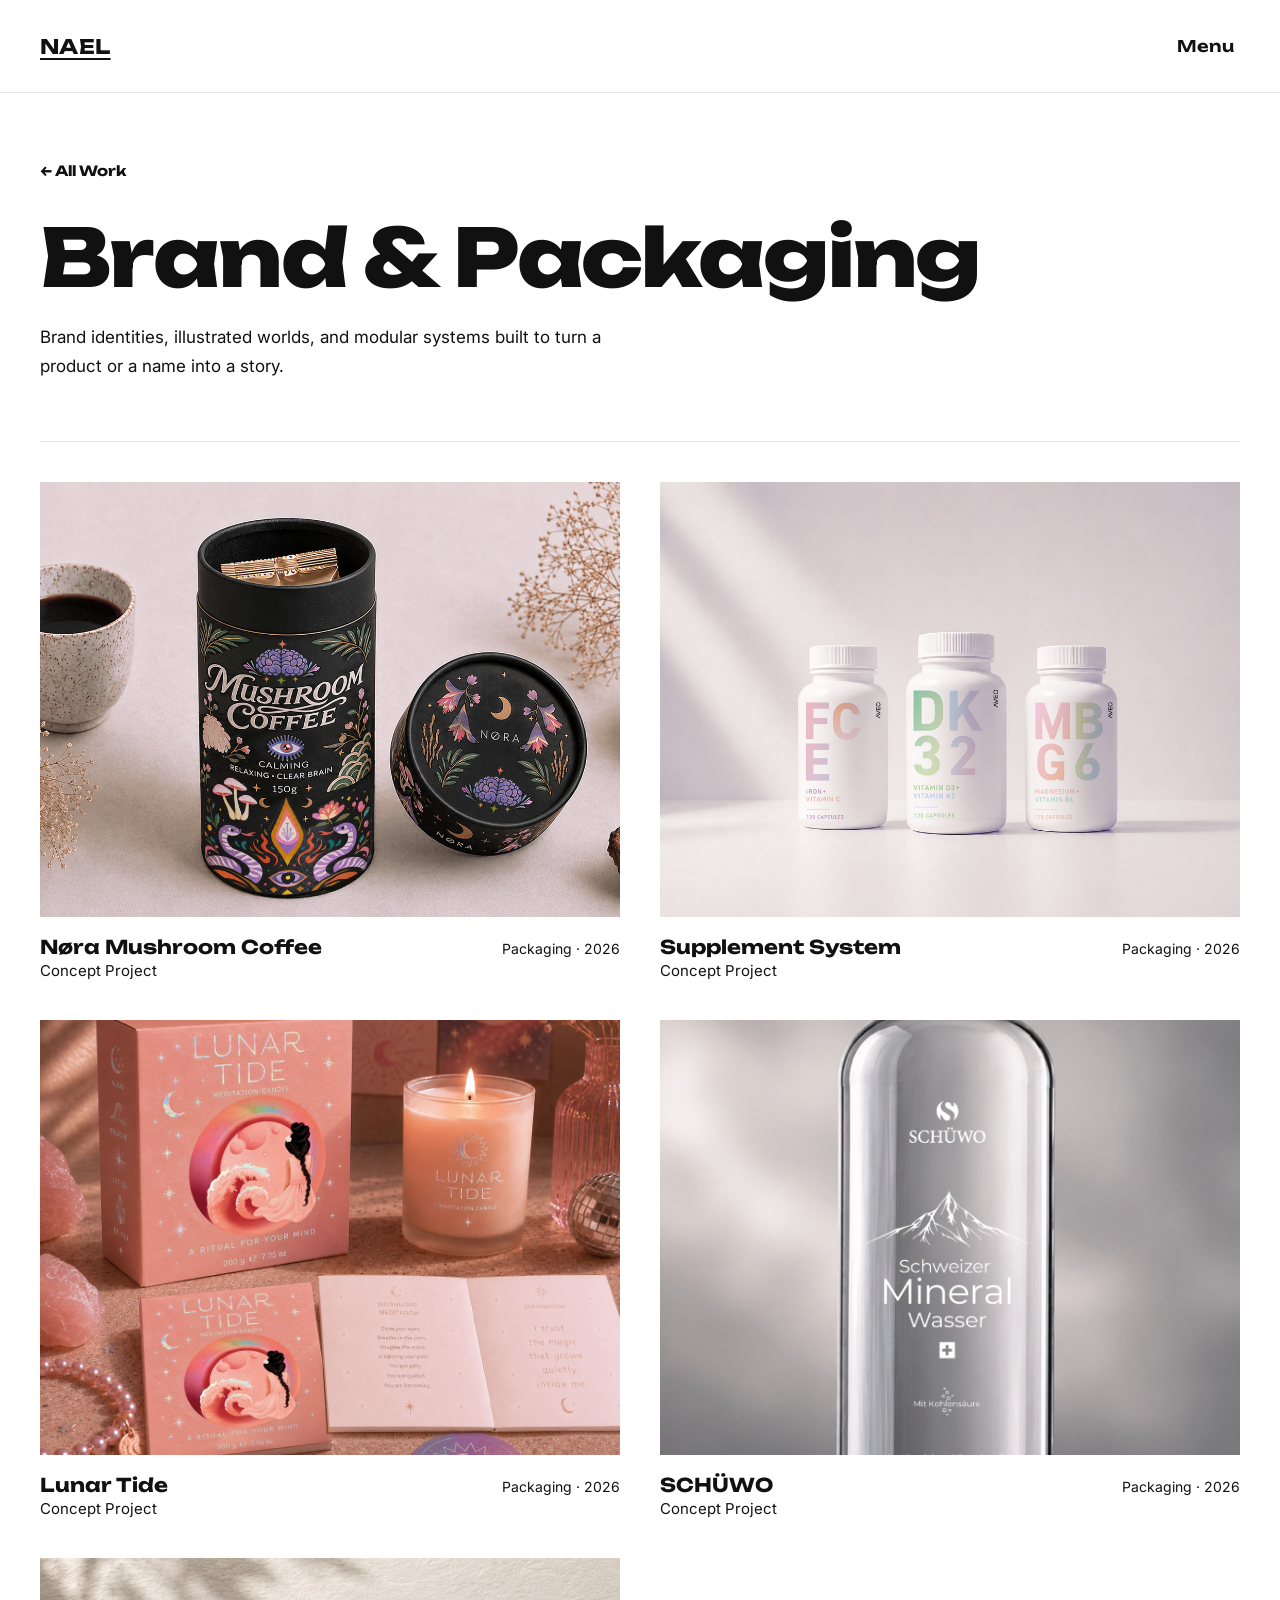
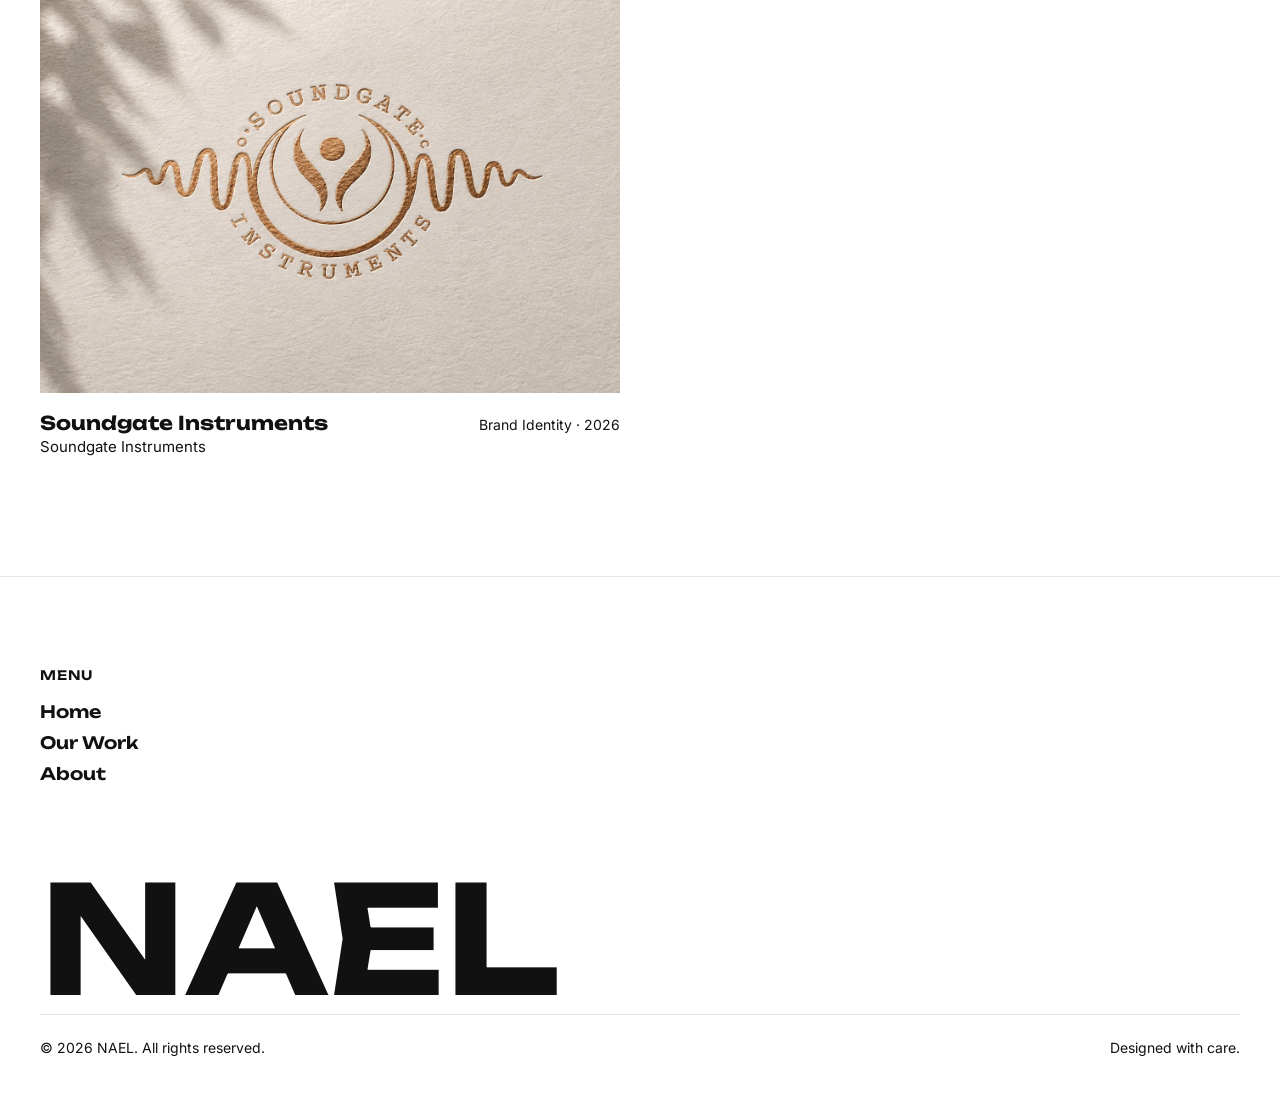
<file: work-packaging.html>
<!DOCTYPE html>
<html lang="en">
<head>
  <meta charset="UTF-8" />
  <meta name="viewport" content="width=device-width, initial-scale=1.0" />
  <title>Brand & Packaging — NAEL</title>
  <meta name="description" content="Packaging design projects by NAEL." />

  <link rel="preconnect" href="https://fonts.googleapis.com">
  <link rel="preconnect" href="https://fonts.gstatic.com" crossorigin>
  <link href="https://fonts.googleapis.com/css2?family=Unbounded:wght@600;700;800;900&family=Inter:wght@400;500&display=swap" rel="stylesheet">


  <link rel="icon" type="image/x-icon" href="images/favicon.ico" />
  <link rel="icon" type="image/png" sizes="32x32" href="images/favicon-32.png" />
  <link rel="icon" type="image/png" sizes="16x16" href="images/favicon-16.png" />
  <link rel="apple-touch-icon" href="images/apple-touch-icon.png" />
  <link rel="stylesheet" href="css/style.css" />
</head>
<body>

  <!-- ===================== HEADER ===================== -->
  <header class="site-header">
    <a href="index.html" class="logo">NAEL</a>
    <button class="menu-toggle" data-menu-toggle>Menu</button>
  </header>

  <nav class="nav-overlay" data-nav-overlay>
    <button class="nav-overlay-close" data-nav-close>Close</button>
    <ul class="nav-links">
      <li><a href="index.html">Home</a></li>
      <li><a href="work.html">Our Work</a></li>
      <li><a href="about.html">About</a></li>
      <li><a href="mailto:hello@nael.agency">Contact</a></li>
    </ul>
  </nav>

  <!-- ===================== CATEGORY HEADER ===================== -->
  <section class="category-header reveal">
    <a href="work.html" class="category-back-link">← All Work</a>
    <h1 class="category-title">Brand & Packaging</h1>
    <p class="category-subtitle">
      Brand identities, illustrated worlds, and modular systems built
      to turn a product or a name into a story.
    </p>
  </section>

  <!-- ===================== PROJECT GRID ===================== -->
  <section class="work" style="padding-top: 20px;">
    <hr class="hairline" />
    <div class="project-grid" style="margin-top: 40px;">

      <a href="projekt-nora.html" class="project-card reveal">
        <div class="project-thumb">
          <img src="images/projects/nora/thumb.jpg" alt="Nora Mushroom Coffee Packaging" />
          <span class="project-view-tag">View Project</span>
        </div>
        <div class="project-meta">
          <div class="names">
            <span class="project-name">Nøra Mushroom Coffee</span>
            <span class="project-client">Concept Project</span>
          </div>
          <span class="project-tags">Packaging · 2026</span>
        </div>
      </a>

      <a href="projekt-supplement.html" class="project-card reveal">
        <div class="project-thumb">
          <img src="images/projects/supplement/thumb.jpg" alt="Supplement System Packaging" />
          <span class="project-view-tag">View Project</span>
        </div>
        <div class="project-meta">
          <div class="names">
            <span class="project-name">Supplement System</span>
            <span class="project-client">Concept Project</span>
          </div>
          <span class="project-tags">Packaging · 2026</span>
        </div>
      </a>

      <a href="projekt-lunar.html" class="project-card reveal">
        <div class="project-thumb">
          <img src="images/projects/lunar/thumb.jpg" alt="Lunar Tide Meditation Candle Packaging" />
          <span class="project-view-tag">View Project</span>
        </div>
        <div class="project-meta">
          <div class="names">
            <span class="project-name">Lunar Tide</span>
            <span class="project-client">Concept Project</span>
          </div>
          <span class="project-tags">Packaging · 2026</span>
        </div>
      </a>

      <a href="projekt-schuewo.html" class="project-card reveal">
        <div class="project-thumb">
          <img src="images/projects/schuewo/thumb.jpg" alt="SCHÜWO Swiss Mineral Water Packaging" />
          <span class="project-view-tag">View Project</span>
        </div>
        <div class="project-meta">
          <div class="names">
            <span class="project-name">SCHÜWO</span>
            <span class="project-client">Concept Project</span>
          </div>
          <span class="project-tags">Packaging · 2026</span>
        </div>
      </a>

      <a href="projekt-soundgate.html" class="project-card reveal">
        <div class="project-thumb">
          <img src="images/projects/soundgate/thumb.jpg" alt="Soundgate Instruments Brand Identity" />
          <span class="project-view-tag">View Project</span>
        </div>
        <div class="project-meta">
          <div class="names">
            <span class="project-name">Soundgate Instruments</span>
            <span class="project-client">Soundgate Instruments</span>
          </div>
          <span class="project-tags">Brand Identity · 2026</span>
        </div>
      </a>

    </div>
  </section>

  <!-- ===================== FOOTER ===================== -->
  <footer class="site-footer">
    <div class="footer-grid">      <div class="footer-col">
        <h4>Menu</h4>
        <a href="index.html">Home</a>
        <a href="work.html">Our Work</a>
        <a href="about.html">About</a>
      </div>
      <!-- Socials-Bereich vorerst versteckt, bei Bedarf einfach den Kommentar entfernen
      <div class="footer-col">
        <h4>Socials</h4>
        <a href="#" target="_blank" rel="noopener">Instagram</a>
        <a href="#" target="_blank" rel="noopener">LinkedIn</a>
      </div>
      -->
    </div>

    <p class="footer-wordmark">NAEL</p>

    <div class="footer-bottom">
      <span>© 2026 NAEL. All rights reserved.</span>
      <span>Designed with care.</span>
    </div>
  </footer>

  <script src="js/script.js"></script>
</body>
</html>
</file>
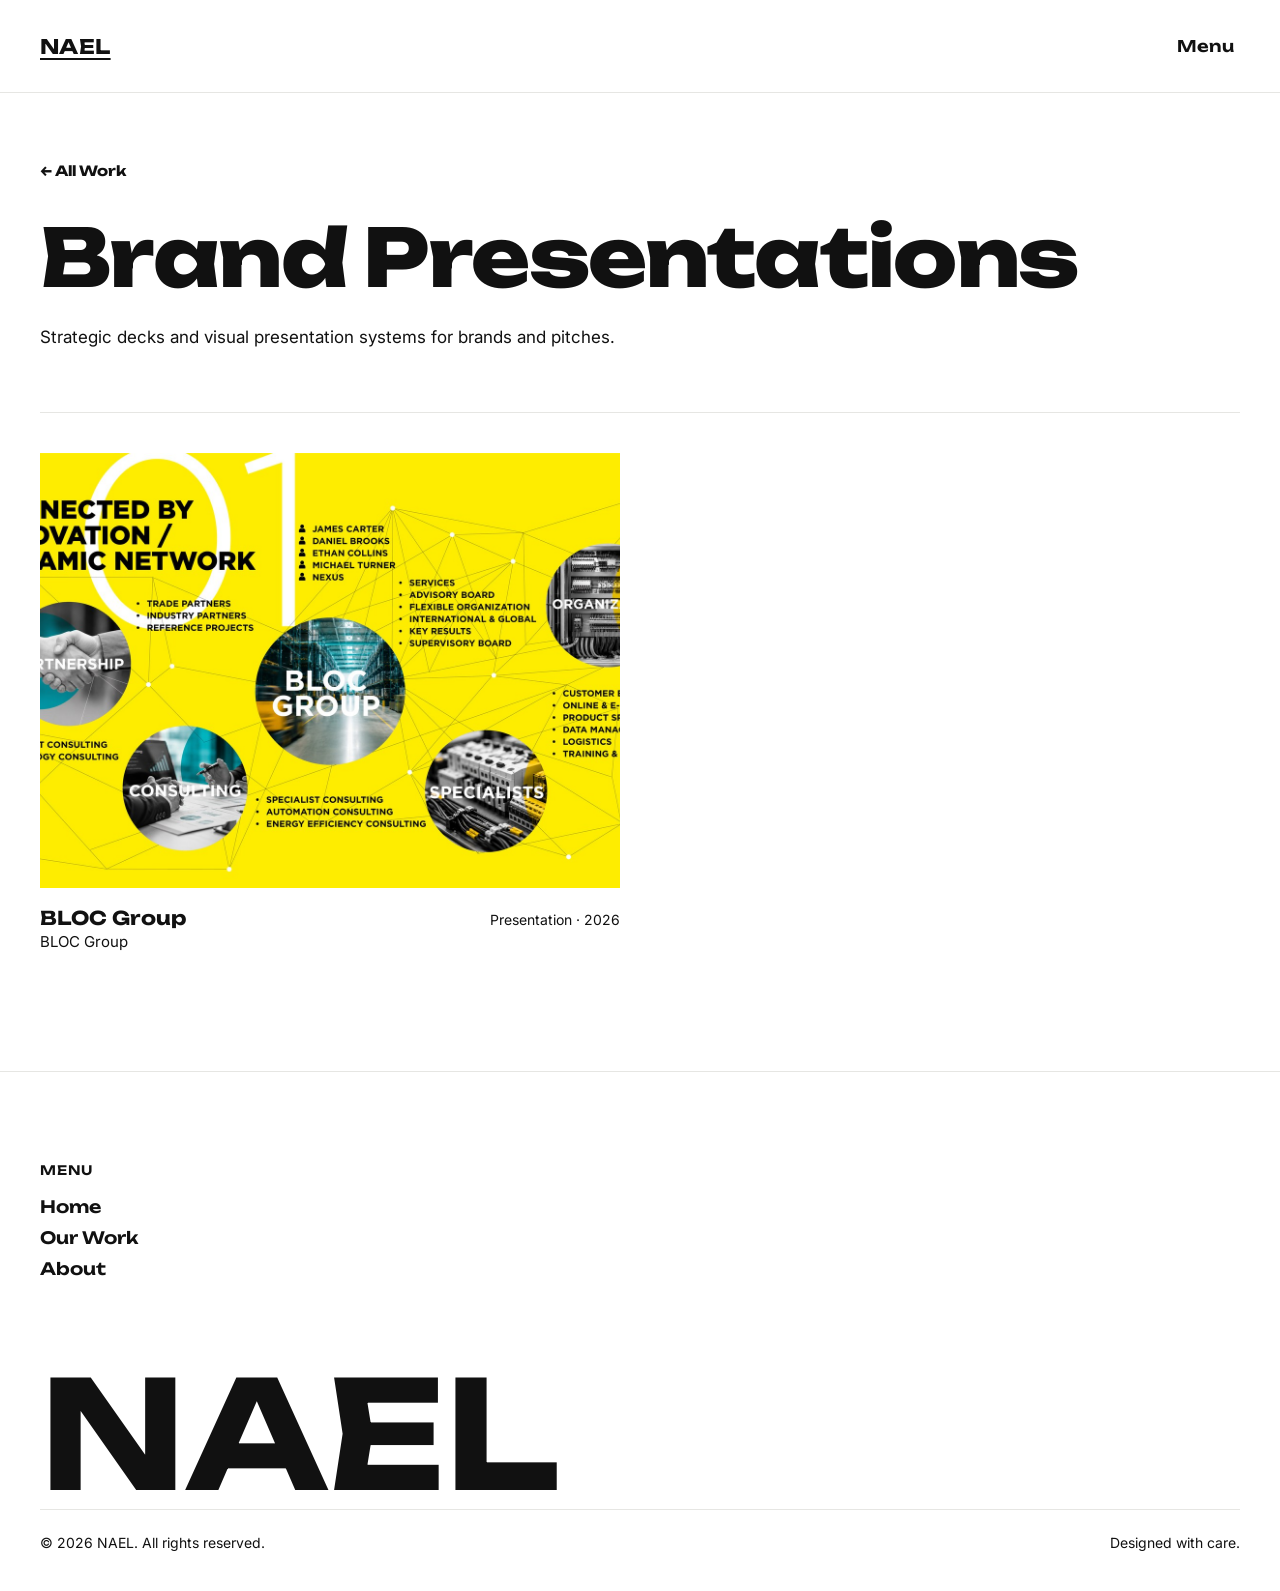
<file: work-presentations.html>
<!DOCTYPE html>
<html lang="en">
<head>
  <meta charset="UTF-8" />
  <meta name="viewport" content="width=device-width, initial-scale=1.0" />
  <title>Brand Presentations — NAEL</title>
  <meta name="description" content="Brand presentation projects by NAEL." />

  <link rel="preconnect" href="https://fonts.googleapis.com">
  <link rel="preconnect" href="https://fonts.gstatic.com" crossorigin>
  <link href="https://fonts.googleapis.com/css2?family=Unbounded:wght@600;700;800;900&family=Inter:wght@400;500&display=swap" rel="stylesheet">


  <link rel="icon" type="image/x-icon" href="images/favicon.ico" />
  <link rel="icon" type="image/png" sizes="32x32" href="images/favicon-32.png" />
  <link rel="icon" type="image/png" sizes="16x16" href="images/favicon-16.png" />
  <link rel="apple-touch-icon" href="images/apple-touch-icon.png" />
  <link rel="stylesheet" href="css/style.css" />
</head>
<body>

  <!-- ===================== HEADER ===================== -->
  <header class="site-header">
    <a href="index.html" class="logo">NAEL</a>
    <button class="menu-toggle" data-menu-toggle>Menu</button>
  </header>

  <nav class="nav-overlay" data-nav-overlay>
    <button class="nav-overlay-close" data-nav-close>Close</button>
    <ul class="nav-links">
      <li><a href="index.html">Home</a></li>
      <li><a href="work.html">Our Work</a></li>
      <li><a href="about.html">About</a></li>
      <li><a href="mailto:hello@nael.agency">Contact</a></li>
    </ul>
  </nav>

  <!-- ===================== CATEGORY HEADER ===================== -->
  <section class="category-header reveal">
    <a href="work.html" class="category-back-link">← All Work</a>
    <h1 class="category-title">Brand Presentations</h1>
    <p class="category-subtitle">
      Strategic decks and visual presentation systems for brands and
      pitches.
    </p>
  </section>

  <!-- ===================== PROJECT GRID ===================== -->
  <section class="work" style="padding-top: 20px;">
    <hr class="hairline" />
    <div class="project-grid" style="margin-top: 40px;">

      <a href="projekt-bloc.html" class="project-card reveal">
        <div class="project-thumb">
          <img src="images/projects/bloc/thumb.jpg" alt="BLOC Group Presentation System" />
          <span class="project-view-tag">View Project</span>
        </div>
        <div class="project-meta">
          <div class="names">
            <span class="project-name">BLOC Group</span>
            <span class="project-client">BLOC Group</span>
          </div>
          <span class="project-tags">Presentation · 2026</span>
        </div>
      </a>

    </div>
  </section>

  <!-- ===================== FOOTER ===================== -->
  <footer class="site-footer">
    <div class="footer-grid">      <div class="footer-col">
        <h4>Menu</h4>
        <a href="index.html">Home</a>
        <a href="work.html">Our Work</a>
        <a href="about.html">About</a>
      </div>
      <!-- Socials-Bereich vorerst versteckt, bei Bedarf einfach den Kommentar entfernen
      <div class="footer-col">
        <h4>Socials</h4>
        <a href="#" target="_blank" rel="noopener">Instagram</a>
        <a href="#" target="_blank" rel="noopener">LinkedIn</a>
      </div>
      -->
    </div>

    <p class="footer-wordmark">NAEL</p>

    <div class="footer-bottom">
      <span>© 2026 NAEL. All rights reserved.</span>
      <span>Designed with care.</span>
    </div>
  </footer>

  <script src="js/script.js"></script>
</body>
</html>
</file>
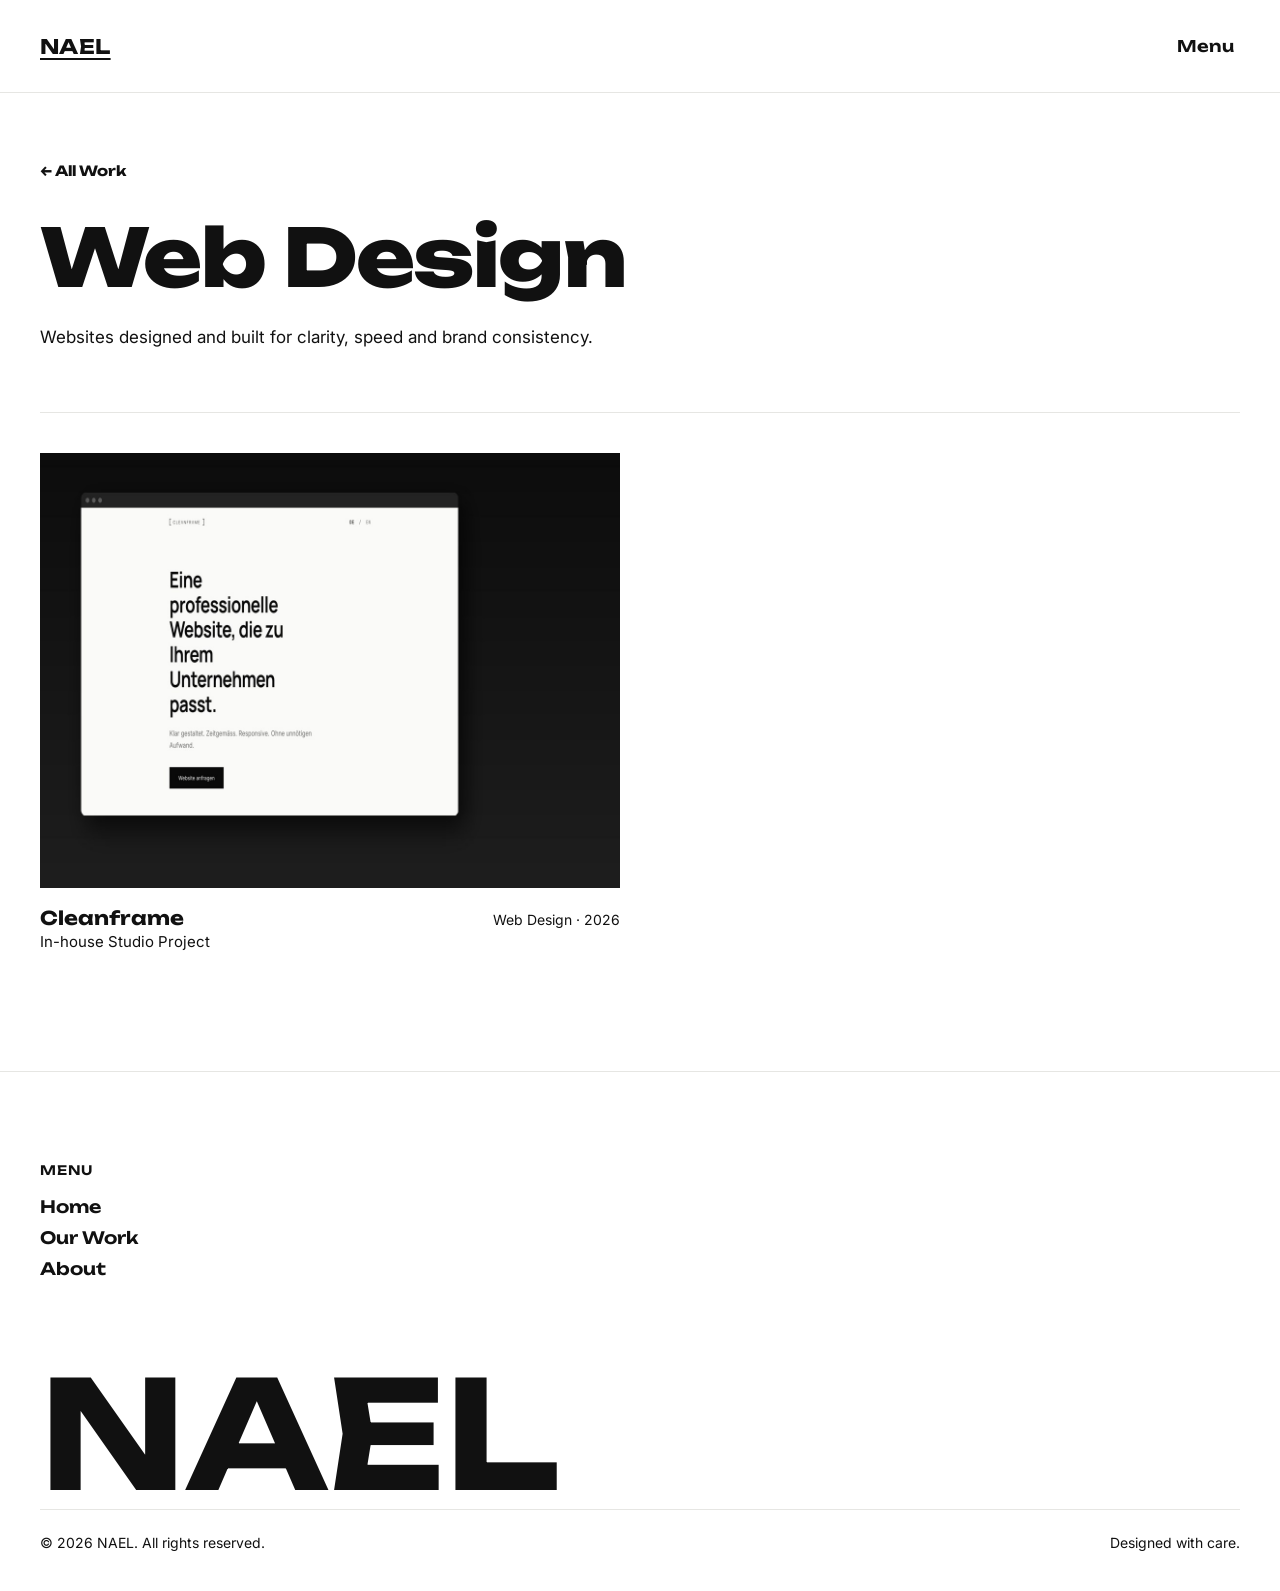
<file: work-webdesign.html>
<!DOCTYPE html>
<html lang="en">
<head>
  <meta charset="UTF-8" />
  <meta name="viewport" content="width=device-width, initial-scale=1.0" />
  <title>Web Design — NAEL</title>
  <meta name="description" content="Web design projects by NAEL." />

  <link rel="preconnect" href="https://fonts.googleapis.com">
  <link rel="preconnect" href="https://fonts.gstatic.com" crossorigin>
  <link href="https://fonts.googleapis.com/css2?family=Unbounded:wght@600;700;800;900&family=Inter:wght@400;500&display=swap" rel="stylesheet">


  <link rel="icon" type="image/x-icon" href="images/favicon.ico" />
  <link rel="icon" type="image/png" sizes="32x32" href="images/favicon-32.png" />
  <link rel="icon" type="image/png" sizes="16x16" href="images/favicon-16.png" />
  <link rel="apple-touch-icon" href="images/apple-touch-icon.png" />
  <link rel="stylesheet" href="css/style.css" />
</head>
<body>

  <!-- ===================== HEADER ===================== -->
  <header class="site-header">
    <a href="index.html" class="logo">NAEL</a>
    <button class="menu-toggle" data-menu-toggle>Menu</button>
  </header>

  <nav class="nav-overlay" data-nav-overlay>
    <button class="nav-overlay-close" data-nav-close>Close</button>
    <ul class="nav-links">
      <li><a href="index.html">Home</a></li>
      <li><a href="work.html">Our Work</a></li>
      <li><a href="about.html">About</a></li>
      <li><a href="mailto:hello@nael.agency">Contact</a></li>
    </ul>
  </nav>

  <!-- ===================== CATEGORY HEADER ===================== -->
  <section class="category-header reveal">
    <a href="work.html" class="category-back-link">← All Work</a>
    <h1 class="category-title">Web Design</h1>
    <p class="category-subtitle">
      Websites designed and built for clarity, speed and brand
      consistency.
    </p>
  </section>

  <!-- ===================== PROJECT GRID ===================== -->
  <section class="work" style="padding-top: 20px;">
    <hr class="hairline" />
    <div class="project-grid" style="margin-top: 40px;">

      <a href="projekt-cleanframe.html" class="project-card reveal">
        <div class="project-thumb">
          <img src="images/projects/cleanframe/thumb.jpg" alt="Cleanframe website design" />
          <span class="project-view-tag">View Project</span>
        </div>
        <div class="project-meta">
          <div class="names">
            <span class="project-name">Cleanframe</span>
            <span class="project-client">In-house Studio Project</span>
          </div>
          <span class="project-tags">Web Design · 2026</span>
        </div>
      </a>

    </div>
  </section>

  <!-- ===================== FOOTER ===================== -->
  <footer class="site-footer">
    <div class="footer-grid">      <div class="footer-col">
        <h4>Menu</h4>
        <a href="index.html">Home</a>
        <a href="work.html">Our Work</a>
        <a href="about.html">About</a>
      </div>
      <!-- Socials-Bereich vorerst versteckt, bei Bedarf einfach den Kommentar entfernen
      <div class="footer-col">
        <h4>Socials</h4>
        <a href="#" target="_blank" rel="noopener">Instagram</a>
        <a href="#" target="_blank" rel="noopener">LinkedIn</a>
      </div>
      -->
    </div>

    <p class="footer-wordmark">NAEL</p>

    <div class="footer-bottom">
      <span>© 2026 NAEL. All rights reserved.</span>
      <span>Designed with care.</span>
    </div>
  </footer>

  <script src="js/script.js"></script>
</body>
</html>
</file>
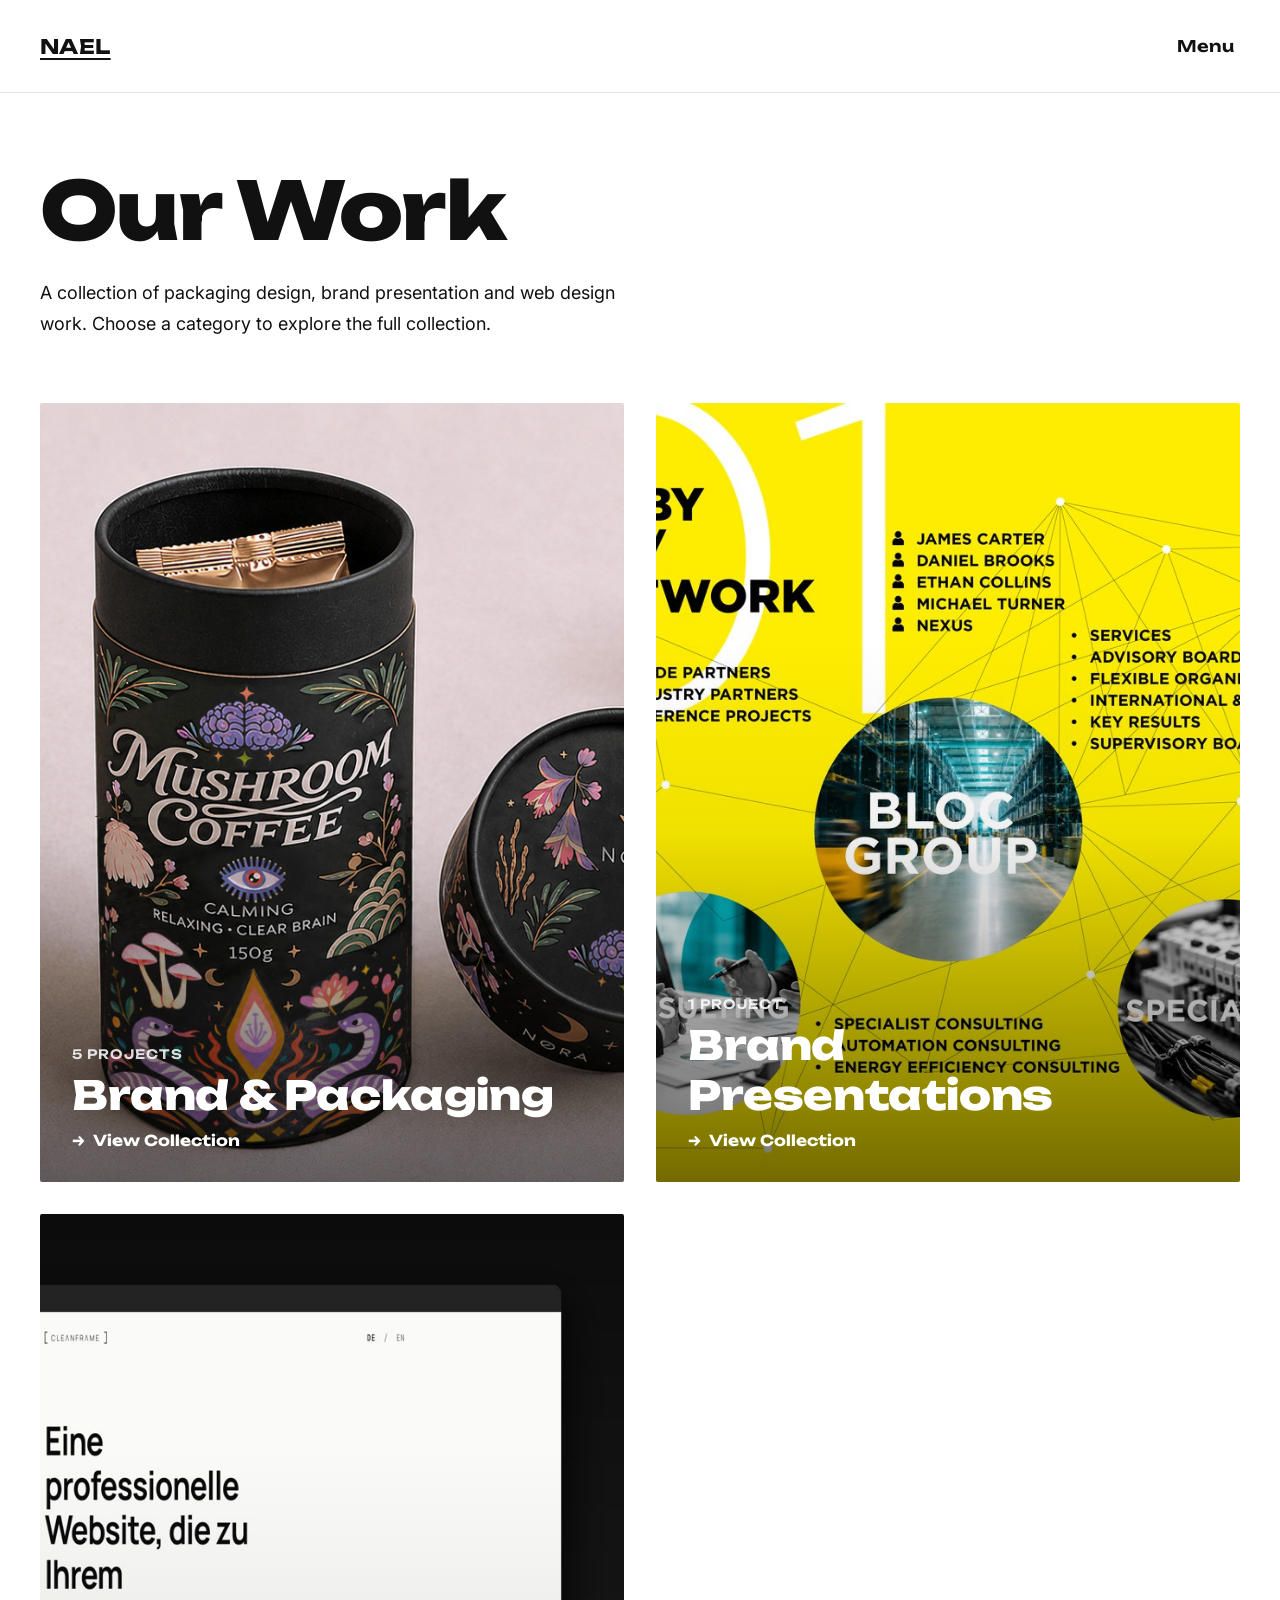
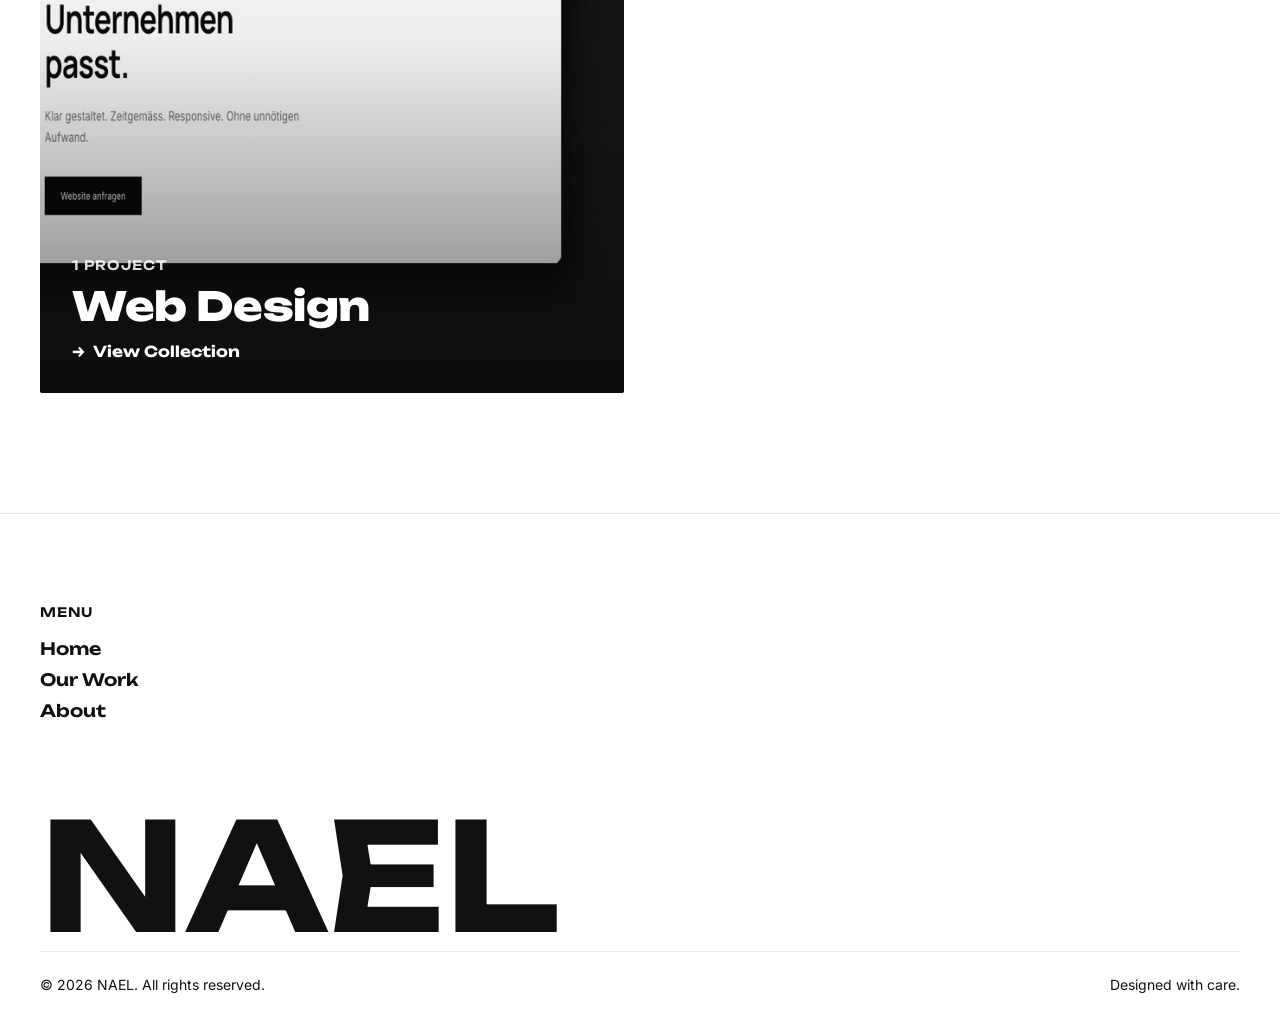
<file: work.html>
<!DOCTYPE html>
<html lang="en">
<head>
  <meta charset="UTF-8" />
  <meta name="viewport" content="width=device-width, initial-scale=1.0" />
  <title>Our Work — NAEL</title>
  <meta name="description" content="Explore our work: packaging design, brand presentations and web design." />

  <link rel="preconnect" href="https://fonts.googleapis.com">
  <link rel="preconnect" href="https://fonts.gstatic.com" crossorigin>
  <link href="https://fonts.googleapis.com/css2?family=Unbounded:wght@600;700;800;900&family=Inter:wght@400;500&display=swap" rel="stylesheet">


  <link rel="icon" type="image/x-icon" href="images/favicon.ico" />
  <link rel="icon" type="image/png" sizes="32x32" href="images/favicon-32.png" />
  <link rel="icon" type="image/png" sizes="16x16" href="images/favicon-16.png" />
  <link rel="apple-touch-icon" href="images/apple-touch-icon.png" />
  <link rel="stylesheet" href="css/style.css" />
</head>
<body>

  <!-- ===================== HEADER ===================== -->
  <header class="site-header">
    <a href="index.html" class="logo">NAEL</a>
    <button class="menu-toggle" data-menu-toggle>Menu</button>
  </header>

  <nav class="nav-overlay" data-nav-overlay>
    <button class="nav-overlay-close" data-nav-close>Close</button>
    <ul class="nav-links">
      <li><a href="index.html">Home</a></li>
      <li><a href="work.html">Our Work</a></li>
      <li><a href="about.html">About</a></li>
      <li><a href="mailto:hello@nael.agency">Contact</a></li>
    </ul>
  </nav>

  <!-- ===================== WORK HUB ===================== -->
  <section class="work-hub">
    <div class="work-hub-intro reveal">
      <h1 class="work-hub-title">Our Work</h1>
      <p class="work-hub-subtitle">
        A collection of packaging design, brand presentation and web
        design work. Choose a category to explore the full collection.
      </p>
    </div>

    <div class="category-grid">
      <a href="work-packaging.html" class="category-tile reveal">
        <img src="images/projects/nora/thumb.jpg" alt="Brand & Packaging" />
        <div class="category-tile-scrim"></div>
        <div class="category-tile-content">
          <div class="category-tile-count">5 Projects</div>
          <div class="category-tile-name">Brand & Packaging</div>
          <div class="category-tile-link"><span class="arrow">→</span> View Collection</div>
        </div>
      </a>

      <a href="work-presentations.html" class="category-tile reveal">
        <img src="images/projects/bloc/thumb.jpg" alt="Brand Presentations" />
        <div class="category-tile-scrim"></div>
        <div class="category-tile-content">
          <div class="category-tile-count">1 Project</div>
          <div class="category-tile-name">Brand Presentations</div>
          <div class="category-tile-link"><span class="arrow">→</span> View Collection</div>
        </div>
      </a>

      <a href="work-webdesign.html" class="category-tile reveal">
        <img src="images/projects/cleanframe/thumb.jpg" alt="Web Design" />
        <div class="category-tile-scrim"></div>
        <div class="category-tile-content">
          <div class="category-tile-count">1 Project</div>
          <div class="category-tile-name">Web Design</div>
          <div class="category-tile-link"><span class="arrow">→</span> View Collection</div>
        </div>
      </a>
    </div>
  </section>

  <!-- ===================== FOOTER ===================== -->
  <footer class="site-footer">
    <div class="footer-grid">      <div class="footer-col">
        <h4>Menu</h4>
        <a href="index.html">Home</a>
        <a href="work.html">Our Work</a>
        <a href="about.html">About</a>
      </div>
      <!-- Socials-Bereich vorerst versteckt, bei Bedarf einfach den Kommentar entfernen
      <div class="footer-col">
        <h4>Socials</h4>
        <a href="#" target="_blank" rel="noopener">Instagram</a>
        <a href="#" target="_blank" rel="noopener">LinkedIn</a>
      </div>
      -->
    </div>

    <p class="footer-wordmark">NAEL</p>

    <div class="footer-bottom">
      <span>© 2026 NAEL. All rights reserved.</span>
      <span>Designed with care.</span>
    </div>
  </footer>

  <script src="js/script.js"></script>
</body>
</html>
</file>
<file: css/style.css>
/* =========================================================
   PORTFOLIO — Grundstyles
   Farben, Typografie und Abstände sind als Variablen definiert.
   Wenn du z.B. die Schrift oder Farbe ändern willst, reicht es,
   die Werte hier oben im :root anzupassen.
   ========================================================= */

:root {
  --color-bg: #ffffff;
  --color-text: #111111;
  --color-text-muted: #111111;
  --color-line: #e6e6e3;
  --color-surface: #f4f3f0;

  --font-display: "Unbounded", "Helvetica Neue", Arial, sans-serif;
  --font-body: "Inter", "Helvetica Neue", Arial, sans-serif;

  --container-padding: 40px;
  --header-height: 92px;
}

@media (max-width: 720px) {
  :root {
    --container-padding: 20px;
    --header-height: 72px;
  }
}

* {
  box-sizing: border-box;
}

html {
  scroll-behavior: smooth;
}

body {
  margin: 0;
  background: var(--color-bg);
  color: var(--color-text);
  font-family: var(--font-body);
  -webkit-font-smoothing: antialiased;
  overflow-x: hidden;
}

img {
  max-width: 100%;
  display: block;
}

a {
  color: inherit;
  text-decoration: none;
}

@media (prefers-reduced-motion: reduce) {
  html {
    scroll-behavior: auto;
  }
  * {
    animation-duration: 0.01ms !important;
    transition-duration: 0.01ms !important;
  }
}

/* ---------- Layout Helpers ---------- */

.wrap {
  width: 100%;
  padding: 0 var(--container-padding);
}

.hairline {
  border: none;
  border-top: 1px solid var(--color-line);
  margin: 0;
}

/* ---------- Site Header (auf allen Seiten) ---------- */

.site-header {
  position: fixed;
  top: 0;
  left: 0;
  right: 0;
  z-index: 100;
  display: flex;
  align-items: center;
  justify-content: space-between;
  height: var(--header-height);
  padding: 0 var(--container-padding);
  background: transparent;
  transition: background 0.25s ease, box-shadow 0.25s ease;
}

.site-header a,
.site-header button {
  color: #ffffff;
  transition: color 0.25s ease;
}

/* Sobald man über das Hero-/Headerbild hinaus gescrollt hat,
   bekommt der Header einen weißen Balken und dunklen Text,
   damit er auch über hellem Hintergrund lesbar bleibt. */
.site-header.is-scrolled {
  background: rgba(255, 255, 255, 0.94);
  box-shadow: 0 1px 0 var(--color-line);
}

.site-header.is-scrolled a,
.site-header.is-scrolled button {
  color: var(--color-text);
}

.logo {
  font-family: var(--font-display);
  font-weight: 700;
  font-size: 20px;
  letter-spacing: 0.02em;
  text-decoration: underline;
  text-underline-offset: 4px;
}

.menu-toggle {
  background: none;
  border: none;
  font-family: var(--font-display);
  font-weight: 600;
  font-size: 16px;
  cursor: pointer;
  letter-spacing: 0.02em;
}

/* Full-screen nav overlay */
.nav-overlay {
  position: fixed;
  inset: 0;
  background: var(--color-text);
  color: #fff;
  z-index: 200;
  display: flex;
  flex-direction: column;
  justify-content: center;
  padding: var(--container-padding);
  transform: translateY(-100%);
  transition: transform 0.5s cubic-bezier(0.65, 0, 0.35, 1);
}

.nav-overlay.is-open {
  transform: translateY(0);
}

.nav-overlay-close {
  position: absolute;
  top: 0;
  right: 0;
  height: var(--header-height);
  padding: 0 var(--container-padding);
  display: flex;
  align-items: center;
  background: none;
  border: none;
  color: #fff;
  font-family: var(--font-display);
  font-weight: 600;
  font-size: 16px;
  cursor: pointer;
}

.nav-links {
  list-style: none;
  margin: 0;
  padding: 0;
}

.nav-links li {
  border-top: 1px solid rgba(255, 255, 255, 0.2);
}

.nav-links li:last-child {
  border-bottom: 1px solid rgba(255, 255, 255, 0.2);
}

.nav-links a {
  display: block;
  font-family: var(--font-display);
  font-weight: 700;
  font-size: clamp(32px, 8vw, 64px);
  padding: 14px 0;
  letter-spacing: -0.01em;
}

.nav-links a:hover {
  opacity: 0.6;
}

/* ---------- Hero ---------- */

.hero {
  position: relative;
  width: 100%;
  height: 100svh;
  min-height: 560px;
  overflow: hidden;
}

.hero img {
  width: 100%;
  height: 100%;
  object-fit: cover;
}

.hero-facts {
  position: absolute;
  left: 0;
  right: 0;
  bottom: 0;
  display: flex;
  justify-content: flex-end;
  padding: 26px var(--container-padding);
  color: #ffffff;
  text-shadow: 0 1px 12px rgba(0, 0, 0, 0.4);
  font-family: var(--font-display);
  font-weight: 700;
  font-size: clamp(14px, 1.6vw, 20px);
  line-height: 1.2;
}

@media (max-width: 640px) {
  .hero-facts {
    font-size: 15px;
  }
}

/* ---------- Statement Section ---------- */

.statement {
  padding: 140px var(--container-padding) 90px;
}

.statement-grid {
  display: grid;
  grid-template-columns: 1fr 1fr;
  gap: 40px;
  align-items: start;
}

.statement-headline {
  font-family: var(--font-display);
  font-weight: 700;
  font-size: clamp(34px, 6.5vw, 76px);
  line-height: 1.08;
  letter-spacing: -0.01em;
  margin: 0;
}

.statement-side {
  display: flex;
  flex-direction: column;
  gap: 28px;
  padding-top: 10px;
}

.statement-side p {
  font-size: 17px;
  line-height: 1.6;
  color: var(--color-text);
  margin: 0;
  max-width: 44ch;
}

.statement-tags {
  font-size: 13px !important;
  color: var(--color-text-muted) !important;
  letter-spacing: 0.02em;
}

.explore-link {
  display: inline-flex;
  align-items: center;
  gap: 10px;
  font-family: var(--font-display);
  font-weight: 700;
  font-size: 17px;
  width: fit-content;
}

.explore-link .arrow {
  transition: transform 0.25s ease;
}

.explore-link:hover .arrow {
  transform: translateX(4px);
}

@media (max-width: 800px) {
  .statement-grid {
    grid-template-columns: 1fr;
  }
  .statement {
    padding: 110px var(--container-padding) 60px;
  }
}

/* ---------- Work / Project Grid Section ---------- */

.work {
  padding: 60px var(--container-padding) 120px;
}

.work-heading-row {
  display: flex;
  align-items: baseline;
  justify-content: space-between;
  flex-wrap: wrap;
  gap: 20px;
  padding-bottom: 28px;
}

.work-title {
  font-family: var(--font-display);
  font-weight: 700;
  font-size: clamp(40px, 7vw, 80px);
  letter-spacing: -0.01em;
  margin: 0;
}

.filters {
  display: flex;
  flex-wrap: wrap;
  gap: 10px;
}

.filter-btn {
  font-family: var(--font-display);
  font-weight: 600;
  font-size: 14px;
  padding: 10px 18px;
  border: 1px solid var(--color-line);
  border-radius: 999px;
  background: transparent;
  cursor: pointer;
  transition: background 0.2s ease, color 0.2s ease, border-color 0.2s ease;
}

.filter-btn:hover {
  border-color: var(--color-text);
}

.filter-btn.is-active {
  background: var(--color-text);
  color: #fff;
  border-color: var(--color-text);
}

.project-grid {
  display: grid;
  grid-template-columns: repeat(2, 1fr);
  gap: 40px 40px;
}

.project-card {
  display: block;
  cursor: pointer;
}

.project-card.is-hidden {
  display: none;
}

.project-thumb {
  position: relative;
  aspect-ratio: 4 / 3;
  overflow: hidden;
  background: var(--color-surface);
}

.project-thumb img {
  width: 100%;
  height: 100%;
  object-fit: cover;
  transition: transform 0.6s cubic-bezier(0.16, 1, 0.3, 1);
}

.project-card:hover .project-thumb img {
  transform: scale(1.04);
}

.project-view-tag {
  position: absolute;
  left: 50%;
  top: 50%;
  transform: translate(-50%, -50%) scale(0.9);
  background: rgba(17, 17, 17, 0.85);
  color: #fff;
  font-family: var(--font-display);
  font-weight: 700;
  font-size: 15px;
  padding: 12px 22px;
  border-radius: 999px;
  opacity: 0;
  transition: opacity 0.3s ease, transform 0.3s ease;
  white-space: nowrap;
}

.project-card:hover .project-view-tag {
  opacity: 1;
  transform: translate(-50%, -50%) scale(1);
}

.project-meta {
  display: flex;
  justify-content: space-between;
  align-items: baseline;
  padding-top: 18px;
  gap: 12px;
}

.project-meta .names {
  display: flex;
  flex-direction: column;
  gap: 2px;
}

.project-name {
  font-family: var(--font-display);
  font-weight: 700;
  font-size: 19px;
}

.project-client {
  font-size: 15px;
  color: var(--color-text-muted);
}

.project-tags {
  font-size: 14px;
  color: var(--color-text-muted);
  white-space: nowrap;
}

@media (max-width: 800px) {
  .project-grid {
    grid-template-columns: 1fr;
    gap: 48px;
  }
}

/* ---------- Footer ---------- */

.site-footer {
  padding: 90px var(--container-padding) 40px;
  border-top: 1px solid var(--color-line);
}

.footer-grid {
  display: grid;
  grid-template-columns: 1fr 1fr;
  gap: 40px;
  padding-bottom: 70px;
  max-width: 500px;
}

.footer-col h4 {
  font-family: var(--font-display);
  font-size: 13px;
  font-weight: 600;
  color: var(--color-text-muted);
  text-transform: uppercase;
  letter-spacing: 0.06em;
  margin: 0 0 18px;
}

.footer-col a,
.footer-col p {
  display: block;
  font-family: var(--font-display);
  font-weight: 600;
  font-size: 17px;
  margin: 0 0 10px;
}

.footer-email-form {
  display: flex;
  align-items: center;
  gap: 12px;
  border-bottom: 1px solid var(--color-text);
  max-width: 320px;
  padding-bottom: 10px;
}

.footer-email-form input {
  flex: 1;
  border: none;
  outline: none;
  font-family: var(--font-body);
  font-size: 15px;
  background: transparent;
}

.footer-email-form button {
  border: none;
  background: none;
  cursor: pointer;
  font-size: 18px;
}

.footer-wordmark {
  font-family: var(--font-display);
  font-weight: 700;
  font-size: clamp(48px, 12vw, 150px);
  line-height: 1;
  letter-spacing: -0.01em;
  margin: 0;
}

.footer-bottom {
  display: flex;
  justify-content: space-between;
  flex-wrap: wrap;
  gap: 10px;
  padding-top: 24px;
  border-top: 1px solid var(--color-line);
  font-size: 14px;
  color: var(--color-text-muted);
}

@media (max-width: 800px) {
  .footer-grid {
    grid-template-columns: 1fr 1fr;
  }
  .footer-grid > :first-child {
    grid-column: 1 / -1;
    margin-bottom: 20px;
  }
}

/* ---------- Project Detail Page ---------- */

.project-header {
  position: relative;
  width: 100%;
  height: 100svh;
  min-height: 560px;
  overflow: hidden;
}

.project-header img {
  width: 100%;
  height: 100%;
  object-fit: cover;
}

.project-header-title {
  position: absolute;
  top: 30%;
  right: var(--container-padding);
  text-align: right;
  color: #fff;
  font-family: var(--font-display);
  font-weight: 800;
  font-size: clamp(36px, 6vw, 84px);
  line-height: 1.05;
  letter-spacing: -0.01em;
  text-shadow: 0 2px 24px rgba(0, 0, 0, 0.35);
  max-width: 80%;
  margin-left: auto;
}

.project-header-meta {
  position: absolute;
  left: 0;
  right: 0;
  bottom: 0;
  display: grid;
  grid-template-columns: repeat(3, 1fr);
  gap: 20px;
  padding: 34px var(--container-padding) 26px;
  color: #fff;
  font-family: var(--font-display);
  background: linear-gradient(
    to top,
    rgba(0, 0, 0, 0.7) 0%,
    rgba(0, 0, 0, 0.4) 60%,
    rgba(0, 0, 0, 0) 100%
  );
}

.project-header-meta div:nth-child(2) {
  text-align: center;
}

.project-header-meta div:nth-child(3) {
  text-align: right;
}

.project-header-meta strong {
  display: block;
  font-weight: 700;
  font-size: clamp(15px, 1.7vw, 20px);
  text-shadow: 0 1px 8px rgba(0, 0, 0, 0.6);
}

.project-header-meta span {
  display: block;
  font-weight: 700;
  font-size: clamp(15px, 1.7vw, 20px);
  opacity: 1;
  text-shadow: 0 1px 8px rgba(0, 0, 0, 0.6);
}

@media (max-width: 640px) {
  .project-header-title {
    top: 20%;
    max-width: 100%;
    text-align: left;
    right: auto;
    left: var(--container-padding);
    margin-left: 0;
  }
  .project-header-meta {
    grid-template-columns: 1fr;
    gap: 4px;
  }
  .project-header-meta div:nth-child(2),
  .project-header-meta div:nth-child(3) {
    text-align: left;
  }
}

/* Intro: Headline + Fließtext + Services */
.project-copy {
  padding: 110px var(--container-padding) 70px;
}

.project-copy-grid {
  display: grid;
  grid-template-columns: 1fr 1fr;
  gap: 40px;
}

.project-copy h2 {
  font-family: var(--font-display);
  font-weight: 800;
  font-size: clamp(34px, 5.5vw, 64px);
  letter-spacing: -0.01em;
  margin: 0 0 8px;
  grid-column: 1 / 2;
  max-width: 640px;
}

.project-copy-body {
  grid-column: 1 / 2;
  display: flex;
  flex-direction: column;
  gap: 22px;
}

.project-copy-body p {
  font-size: 17px;
  line-height: 1.75;
  margin: 0;
  max-width: 640px;
}

.project-copy-services {
  margin-top: 6px;
  font-size: 15px;
  color: var(--color-text-muted);
}

.project-copy-services strong {
  display: block;
  color: var(--color-text);
  font-family: var(--font-display);
  font-weight: 700;
  margin-bottom: 6px;
}

.section-label {
  text-transform: uppercase;
  letter-spacing: 0.06em;
  font-size: 14px;
  font-weight: 700;
  color: var(--color-text-muted);
  margin-top: 8px;
}

.project-copy-body ul {
  margin: 0;
  padding-left: 20px;
}

.project-copy-body li {
  font-size: 17px;
  line-height: 1.6;
  margin-bottom: 6px;
}

.project-copy-subhead {
  font-family: var(--font-display);
  font-weight: 700;
  font-size: 15px;
  letter-spacing: 0.02em;
  margin: 4px 0 -10px;
}

.project-copy-result {
  margin-top: 2px;
  font-size: 15px;
  color: var(--color-text-muted);
}

.project-copy-result strong {
  display: block;
  color: var(--color-text);
  font-family: var(--font-display);
  font-weight: 700;
  margin-bottom: 6px;
}

.project-copy-result a {
  color: var(--color-text);
  text-decoration: underline;
}

@media (max-width: 800px) {
  .project-copy-grid {
    grid-template-columns: 1fr;
  }
  .project-copy-body {
    grid-column: 1 / -1;
  }
}

/* Bildergalerie */
.gallery-grid-2 {
  display: grid;
  grid-template-columns: 1fr 1fr;
  gap: 24px;
}

.gallery-grid-2 img {
  width: 100%;
  height: 100%;
  aspect-ratio: 4 / 3;
  object-fit: cover;
  border-radius: 2px;
}

@media (max-width: 800px) {
  .gallery-grid-2 {
    grid-template-columns: 1fr;
  }
}

/* More Work am Ende der Projektseite */
.more-work {
  padding: 40px var(--container-padding) 100px;
}

.more-work-title {
  font-family: var(--font-display);
  font-weight: 700;
  font-size: clamp(36px, 6vw, 64px);
  letter-spacing: -0.01em;
  margin: 0 0 28px;
}

.project-intro {
  padding: 90px var(--container-padding) 60px;
  display: grid;
  grid-template-columns: 1fr 1fr;
  gap: 40px;
}

.project-intro h1 {
  font-family: var(--font-display);
  font-weight: 700;
  font-size: clamp(32px, 5vw, 56px);
  letter-spacing: -0.01em;
  margin: 0 0 20px;
}

.project-intro-meta {
  display: flex;
  gap: 32px;
  flex-wrap: wrap;
  font-size: 14px;
  color: var(--color-text-muted);
}

.project-intro-meta strong {
  display: block;
  color: var(--color-text);
  font-family: var(--font-display);
  font-size: 15px;
  margin-bottom: 4px;
}

.project-intro p {
  font-size: 18px;
  line-height: 1.7;
  margin: 0;
  max-width: 50ch;
}

.project-body {
  padding: 0 var(--container-padding) 100px;
  display: flex;
  flex-direction: column;
  gap: 24px;
}

.project-body img {
  width: 100%;
  border-radius: 2px;
}

/* Für Bilder, die ausdrücklich NICHT zugeschnitten werden sollen
   (z.B. hohe Produktfotos) — Klasse "no-crop" am img-Tag ergänzen */
.no-crop {
  aspect-ratio: auto !important;
  object-fit: initial !important;
  height: auto !important;
}

.gallery-row-compact {
  display: flex;
  flex-wrap: wrap;
  gap: 24px;
  justify-content: center;
  align-items: flex-end;
}

.gallery-row-compact img {
  width: auto !important;
  height: 480px !important;
  max-width: 100%;
  object-fit: contain !important;
  border-radius: 2px;
}

@media (max-width: 800px) {
  .gallery-row-compact img {
    height: 320px !important;
  }
}

.process-proof {
  max-width: 420px;
  margin: 0 auto;
  text-align: center;
}

.process-proof img {
  width: 100%;
  border: 1px solid var(--color-line);
  border-radius: 2px;
}

.process-proof-caption {
  font-size: 13px;
  color: var(--color-text-muted);
  margin-top: 12px;
}

.process-note {
  border-top: 1px solid var(--color-line);
  padding-top: 28px;
  margin-top: 8px;
  max-width: 680px;
}

.project-disclosure {
  border-top: 1px solid var(--color-line);
  padding-top: 20px;
  margin-top: 8px;
}

.project-disclosure p {
  font-size: 13px;
  color: var(--color-text-muted);
  margin: 0 0 4px;
  line-height: 1.6;
}

.process-note strong {
  display: block;
  font-family: var(--font-display);
  font-weight: 700;
  font-size: 19px;
  color: var(--color-text);
  margin-bottom: 14px;
}

.process-note p {
  font-family: var(--font-body);
  font-size: 15px;
  line-height: 1.7;
  color: var(--color-text-muted);
  margin: 0 0 14px;
}

.process-note p:last-child {
  margin-bottom: 0;
}

/* ---------- Work Hub (Portfolio-Übersicht: Our Work) ---------- */

.work-hub {
  padding: 160px var(--container-padding) 120px;
}

.work-hub-intro {
  max-width: 760px;
  margin-bottom: 64px;
}

.work-hub-title {
  font-family: var(--font-display);
  font-weight: 800;
  font-size: clamp(40px, 7vw, 80px);
  letter-spacing: -0.02em;
  margin: 0 0 18px;
}

.work-hub-subtitle {
  font-size: 18px;
  line-height: 1.7;
  color: var(--color-text-muted);
  margin: 0;
  max-width: 56ch;
}

.category-grid {
  display: grid;
  grid-template-columns: 1fr 1fr;
  gap: 32px;
}

.category-tile {
  position: relative;
  display: block;
  aspect-ratio: 3 / 4;
  overflow: hidden;
  border-radius: 2px;
  background: var(--color-surface);
}

.category-tile img {
  width: 100%;
  height: 100%;
  object-fit: cover;
  transition: transform 0.7s cubic-bezier(0.16, 1, 0.3, 1);
}

.category-tile:hover img {
  transform: scale(1.045);
}

.category-tile-scrim {
  position: absolute;
  inset: 0;
  background: linear-gradient(
    to top,
    rgba(0, 0, 0, 0.55) 0%,
    rgba(0, 0, 0, 0.05) 45%,
    rgba(0, 0, 0, 0) 70%
  );
}

.category-tile-content {
  position: absolute;
  left: 0;
  right: 0;
  bottom: 0;
  padding: 32px;
  color: #fff;
}

.category-tile-count {
  font-family: var(--font-display);
  font-weight: 600;
  font-size: 13px;
  text-transform: uppercase;
  letter-spacing: 0.08em;
  opacity: 0.85;
  margin-bottom: 8px;
}

.category-tile-name {
  font-family: var(--font-display);
  font-weight: 800;
  font-size: clamp(26px, 3.2vw, 40px);
  letter-spacing: -0.01em;
  margin-bottom: 10px;
}

.category-tile-link {
  display: inline-flex;
  align-items: center;
  gap: 8px;
  font-family: var(--font-display);
  font-weight: 700;
  font-size: 15px;
}

.category-tile-link .arrow {
  transition: transform 0.25s ease;
}

.category-tile:hover .category-tile-link .arrow {
  transform: translateX(4px);
}

@media (max-width: 800px) {
  .work-hub {
    padding-top: 120px;
  }
  .category-grid {
    grid-template-columns: 1fr;
  }
  .category-tile {
    aspect-ratio: 4 / 3;
  }
}

/* ---------- Work Category page (Packaging Design / Brand Presentations) ---------- */

.category-header {
  padding: 160px var(--container-padding) 40px;
}

.category-back-link {
  display: inline-flex;
  align-items: center;
  gap: 8px;
  font-family: var(--font-display);
  font-weight: 700;
  font-size: 14px;
  color: var(--color-text-muted);
  margin-bottom: 28px;
}

.category-title {
  font-family: var(--font-display);
  font-weight: 800;
  font-size: clamp(40px, 7vw, 80px);
  letter-spacing: -0.02em;
  margin: 0 0 16px;
}

.category-subtitle {
  font-size: 17px;
  line-height: 1.7;
  color: var(--color-text-muted);
  max-width: 56ch;
  margin: 0;
}

.category-empty {
  padding: 60px var(--container-padding) 160px;
  text-align: center;
}

.category-empty p {
  font-size: 17px;
  color: var(--color-text-muted);
  max-width: 48ch;
  margin: 0 auto;
}

/* ---------- About Page ---------- */

.about-hero {
  padding: 160px var(--container-padding) 60px;
}

.about-hero h1 {
  font-family: var(--font-display);
  font-weight: 800;
  font-size: clamp(36px, 6.5vw, 76px);
  letter-spacing: -0.02em;
  line-height: 1.08;
  margin: 0 0 32px;
  max-width: 16ch;
}

.about-hero p {
  font-size: 19px;
  line-height: 1.7;
  max-width: 62ch;
  margin: 0 0 20px;
  color: var(--color-text);
}

.about-values {
  padding: 40px var(--container-padding) 100px;
}

.about-values-grid {
  display: grid;
  grid-template-columns: repeat(3, 1fr);
  gap: 40px;
  margin-top: 40px;
}

.about-value h3 {
  font-family: var(--font-display);
  font-weight: 700;
  font-size: 19px;
  margin: 0 0 10px;
}

.about-value p {
  font-size: 15px;
  line-height: 1.65;
  color: var(--color-text-muted);
  margin: 0;
}

.about-cta {
  padding: 20px var(--container-padding) 120px;
  border-top: 1px solid var(--color-line);
  padding-top: 60px;
}

.about-cta p {
  font-size: 17px;
  line-height: 1.7;
  max-width: 56ch;
  margin: 0 0 20px;
}

.contact-form {
  max-width: 520px;
  margin-top: 40px;
  display: flex;
  flex-direction: column;
  gap: 20px;
}

.contact-form label {
  display: block;
  font-family: var(--font-display);
  font-weight: 700;
  font-size: 13px;
  text-transform: uppercase;
  letter-spacing: 0.06em;
  color: var(--color-text-muted);
  margin-bottom: 8px;
}

.contact-form input,
.contact-form textarea {
  width: 100%;
  border: none;
  border-bottom: 1px solid var(--color-line);
  background: transparent;
  padding: 10px 0;
  font-family: var(--font-body);
  font-size: 16px;
  color: var(--color-text);
}

.contact-form input:focus,
.contact-form textarea:focus {
  outline: none;
  border-bottom-color: var(--color-text);
}

.contact-form textarea {
  resize: vertical;
  min-height: 120px;
}

.contact-form button {
  align-self: flex-start;
  margin-top: 8px;
  font-family: var(--font-display);
  font-weight: 700;
  font-size: 15px;
  background: var(--color-text);
  color: var(--color-bg);
  border: none;
  padding: 14px 32px;
  border-radius: 2px;
  cursor: pointer;
  transition: opacity 0.2s ease;
}

.contact-form button:hover {
  opacity: 0.85;
}

.contact-form-note {
  font-size: 13px;
  color: var(--color-text-muted);
  margin-top: 12px;
}

.contact-form-success {
  display: none;
  font-size: 16px;
  padding: 20px 0;
}

.contact-form-success.is-visible {
  display: block;
}

.contact-form.is-hidden {
  display: none;
}

/* ---------- Team Section ---------- */

.team-section {
  padding: 20px var(--container-padding) 40px;
  border-top: 1px solid var(--color-line);
  padding-top: 60px;
}

.team-grid {
  display: grid;
  grid-template-columns: 1fr 1fr;
  gap: 64px;
  margin-top: 40px;
}

.team-member-photo {
  width: 220px;
  height: 220px;
  border-radius: 50%;
  overflow: hidden;
  margin: 0 0 28px;
}

.team-member-photo img {
  width: 100%;
  height: 100%;
  object-fit: cover;
  display: block;
}

.team-member-name {
  font-family: var(--font-display);
  font-weight: 800;
  font-size: 26px;
  margin: 0 0 4px;
}

.team-member-role {
  font-family: var(--font-display);
  font-weight: 700;
  font-size: 14px;
  text-transform: uppercase;
  letter-spacing: 0.05em;
  color: var(--color-text-muted);
  margin: 0 0 24px;
}

.team-member-bio p {
  font-size: 15px;
  line-height: 1.7;
  color: var(--color-text);
  margin: 0 0 16px;
}

.team-member-bio p:last-child {
  margin-bottom: 0;
}

.team-member-placeholder {
  border: 1px dashed var(--color-line);
  border-radius: 4px;
  padding: 40px 24px;
  color: var(--color-text-muted);
  font-size: 14px;
  text-align: center;
}

@media (max-width: 800px) {
  .team-grid {
    grid-template-columns: 1fr;
    gap: 48px;
  }
  .team-member-photo {
    width: 160px;
    height: 160px;
  }
}

@media (max-width: 800px) {
  .about-hero {
    padding-top: 120px;
  }
  .about-values-grid {
    grid-template-columns: 1fr;
    gap: 32px;
  }
}

@media (max-width: 800px) {
  .category-header {
    padding-top: 120px;
  }
}

.project-body .two-col {
  display: grid;
  grid-template-columns: 1fr 1fr;
  gap: 24px;
}

@media (max-width: 800px) {
  .project-intro {
    grid-template-columns: 1fr;
  }
  .project-body .two-col {
    grid-template-columns: 1fr;
  }
}

.back-link {
  display: inline-flex;
  align-items: center;
  gap: 8px;
  font-family: var(--font-display);
  font-weight: 700;
  font-size: 15px;
  padding: 40px var(--container-padding) 0;
}

/* ---------- Reveal on scroll (disabled: content is always visible) ---------- */

.reveal {
  opacity: 1;
}
</file>
